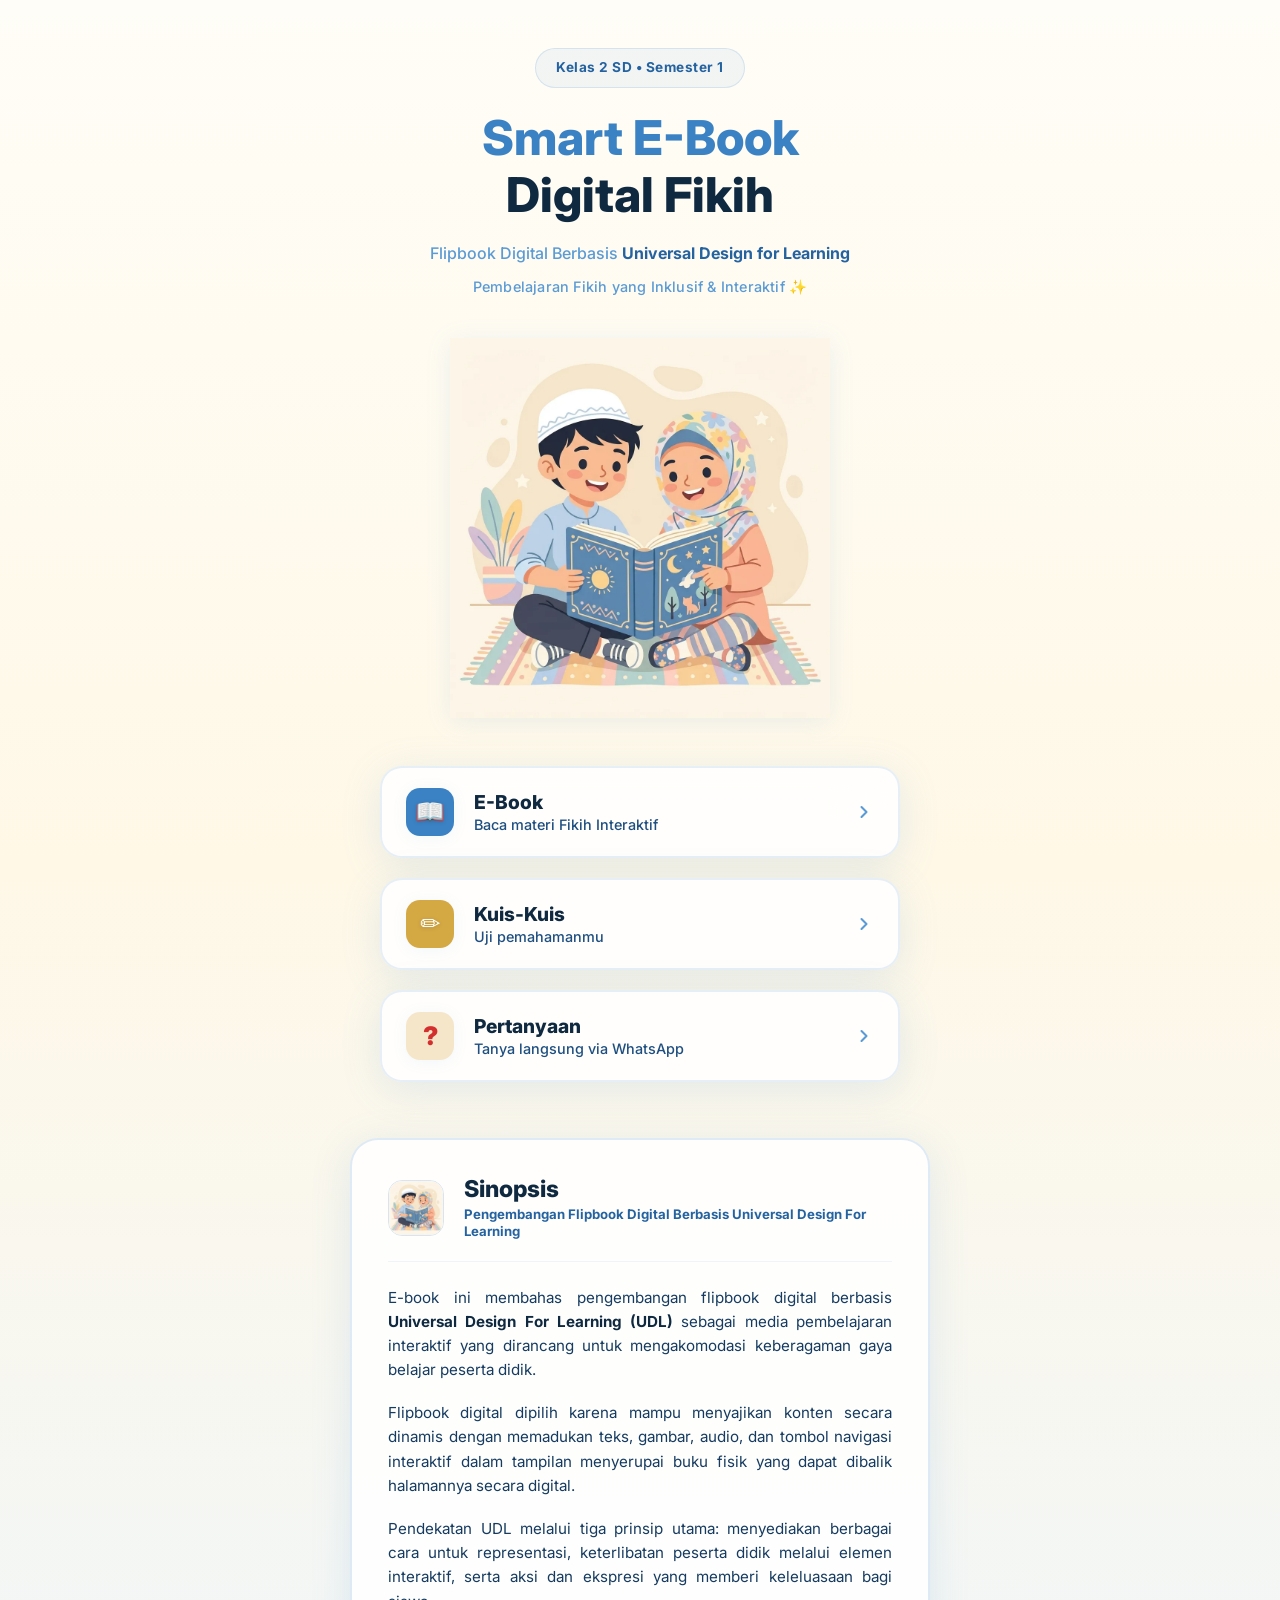
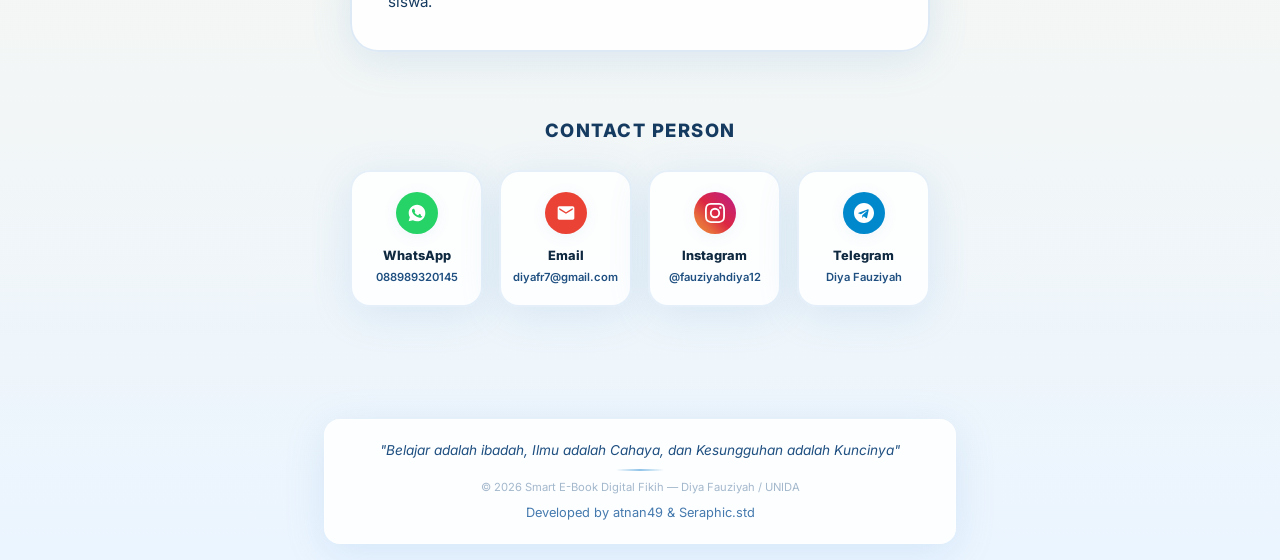
<file: index.html>
<!DOCTYPE html>
<html lang="id">

<head>
    <meta charset="UTF-8">
    <meta name="viewport" content="width=device-width, initial-scale=1.0">
    <title>Smart E-Book Fikih Kelas 2 SD | Universal Design for Learning</title>

    <!-- Primary SEO Meta Tags -->
    <meta name="description" content="Smart E-Book Digital Fikih Kelas 2 SD Semester 1 berbasis Universal Design for Learning (UDL). Media pembelajaran Fikih interaktif dengan audio bacaan salat, kuis, dan aksesibilitas disleksia.">
    <meta name="keywords" content="Smart E-Book, Fikih Kelas 2 SD, Universal Design for Learning, UDL, Flipbook Fikih, Diya Fauziyah, UNIDA, Audio Bacaan Salat, Aksesibilitas Pembelajaran">
    <meta name="author" content="Diya Fauziyah">
    <meta name="robots" content="index, follow">
    <meta name="google-site-verification" content="V1Ft0KIC8HzhVl17ky34nQBHaGnqQektS7cljDrMYJM">
    <link rel="canonical" href="https://www.fiqihdigital.my.id/">

    <!-- Open Graph / Facebook -->
    <meta property="og:type" content="website">
    <meta property="og:url" content="https://www.fiqihdigital.my.id/">
    <meta property="og:title" content="Smart E-Book Fikih Kelas 2 SD — Universal Design for Learning">
    <meta property="og:description" content="Media pembelajaran Fikih digital interaktif untuk siswa Kelas 2 SD. Dilengkapi audio bacaan salat, kuis interaktif, dan penyesuaian gaya belajar UDL.">
    <meta property="og:image" content="public/images/muslim_children_reading.webp">
    <meta property="og:locale" content="id_ID">
    <meta property="og:site_name" content="Smart E-Book Fikih">

    <!-- Twitter Cards -->
    <meta name="twitter:card" content="summary_large_image">
    <meta name="twitter:url" content="https://www.fiqihdigital.my.id/">
    <meta name="twitter:title" content="Smart E-Book Fikih Kelas 2 SD — UDL Interaktif">
    <meta name="twitter:description" content="E-Book Fikih digital interaktif berbasis Universal Design for Learning (UDL) untuk Kelas 2 SD.">
    <meta name="twitter:image" content="public/images/muslim_children_reading.webp">

    <!-- Structured Data (JSON-LD) -->
    <script type="application/ld+json">
    {
      "@context": "https://schema.org",
      "@type": "LearningResource",
      "name": "Smart E-Book Digital Fikih Kelas 2 SD",
      "description": "Media pembelajaran Fikih interaktif berbasis Universal Design for Learning (UDL) untuk siswa Kelas 2 SD Semester 1.",
      "educationalLevel": "Kelas 2 SD",
      "learningResourceType": "Interactive Resource",
      "inLanguage": "id",
      "author": {
        "@type": "Person",
        "name": "Diya Fauziyah",
        "affiliation": "Universitas Darussalam Gontor"
      },
      "publisher": {
        "@type": "Organization",
        "name": "UNIDA Gontor"
      }
    }
    </script>

    <!-- Google Fonts: Inter (Latin) & Amiri (Arabic) -->
    <link rel="preconnect" href="https://fonts.googleapis.com">
    <link rel="preconnect" href="https://fonts.gstatic.com" crossorigin>
    <link
        href="https://fonts.googleapis.com/css2?family=Amiri:ital,wght@0,400;0,700;1,400;1,700&family=Inter:wght@300;400;500;600;700;800&display=swap"
        rel="stylesheet">

    <!-- Link CSS Utama -->
    <link rel="stylesheet" href="css/common.css">
    <link rel="stylesheet" href="css/index.css">
</head>

<body class="bg-pattern landing-body">

    <!-- 
      ======================================================
      [JOB: rifki] Landing Page Layout & Structure (Figma-aligned)
      ======================================================
    -->

    <main class="landing-container container">
        <!-- Top Badge -->
        <div class="top-badge-container animate-fade-in">
            <span class="top-badge">Kelas 2 SD • Semester 1</span>
        </div>

        <!-- Hero Header -->
        <header class="hero-header animate-fade-in-up">
            <h1 class="landing-title">Smart E-Book</h1>
            <h2 class="landing-subtitle-main">Digital Fikih</h2>
            <p class="landing-subtext">Flipbook Digital Berbasis <span>Universal Design for Learning</span></p>
            <p class="landing-highlight">Pembelajaran Fikih yang Inklusif & Interaktif ✨</p>
        </header>

        <!-- Cover Image Card -->
        <div class="cover-card-container animate-float">
            <div class="cover-card glass-card">
                <img src="public/images/muslim_children_reading.webp" alt="Anak-anak belajar membaca"
                    class="cover-image" loading="eager" fetchpriority="high" decoding="async">
            </div>
        </div>

        <!-- Vertical Menu Section -->
        <section class="menu-vertical-section">
            <div class="menu-vertical-list">

                <!-- E-Book Link Pill -->
                <a href="ebook.html" class="menu-vertical-item glass-card-strong animate-fade-in-up">
                    <div class="item-left-icon icon-blue">
                        <span class="menu-icon-emoji">📖</span>
                    </div>
                    <div class="item-details">
                        <h3 class="item-title">E-Book</h3>
                        <p class="item-desc">Baca materi Fikih Interaktif</p>
                    </div>
                    <div class="item-chevron">
                        <svg viewBox="0 0 24 24" fill="none" stroke="currentColor" stroke-width="2.5"
                            stroke-linecap="round" stroke-linejoin="round">
                            <polyline points="9 18 15 12 9 6" />
                        </svg>
                    </div>
                </a>

                <!-- Kuis Link Pill -->
                <a href="kuis.html" class="menu-vertical-item glass-card-strong animate-fade-in-up"
                    style="animation-delay: 0.1s;">
                    <div class="item-left-icon icon-yellow">
                        <span class="menu-icon-emoji">✏️</span>
                    </div>
                    <div class="item-details">
                        <h3 class="item-title">Kuis-Kuis</h3>
                        <p class="item-desc">Uji pemahamanmu</p>
                    </div>
                    <div class="item-chevron">
                        <svg viewBox="0 0 24 24" fill="none" stroke="currentColor" stroke-width="2.5"
                            stroke-linecap="round" stroke-linejoin="round">
                            <polyline points="9 18 15 12 9 6" />
                        </svg>
                    </div>
                </a>

                <!-- Pertanyaan Link Pill -->
                <a href="https://wa.me/6288989320145?text=Assalamu%27alaikum%20tanya%20E-Book%20Fikih..."
                    target="_blank" class="menu-vertical-item glass-card-strong animate-fade-in-up"
                    style="animation-delay: 0.2s;">
                    <div class="item-left-icon icon-orange">
                        <span class="menu-icon-question">?</span>
                    </div>
                    <div class="item-details">
                        <h3 class="item-title">Pertanyaan</h3>
                        <p class="item-desc">Tanya langsung via WhatsApp</p>
                    </div>
                    <div class="item-chevron">
                        <svg viewBox="0 0 24 24" fill="none" stroke="currentColor" stroke-width="2.5"
                            stroke-linecap="round" stroke-linejoin="round">
                            <polyline points="9 18 15 12 9 6" />
                        </svg>
                    </div>
                </a>

            </div>
        </section>

        <!-- Sinopsis Section -->
        <section id="synopsis" class="synopsis-single-section animate-fade-in-up" style="animation-delay: 0.3s;">
            <div class="synopsis-card glass-card-strong">
                <!-- Sinopsis Header -->
                <div class="synopsis-header">
                    <div class="synopsis-avatar">
                        <img src="public/images/muslim_children_reading.webp" alt="Sinopsis Avatar"
                            class="synopsis-avatar-img">
                    </div>
                    <div class="synopsis-header-text">
                        <h2 class="synopsis-main-title">Sinopsis</h2>
                        <p class="synopsis-subtitle-main">Pengembangan Flipbook Digital Berbasis Universal Design For
                            Learning</p>
                    </div>
                </div>
                <!-- Sinopsis Body Text -->
                <div class="synopsis-body">
                    <p>E-book ini membahas pengembangan flipbook digital berbasis <strong>Universal Design For Learning
                            (UDL)</strong> sebagai media pembelajaran interaktif yang dirancang untuk mengakomodasi
                        keberagaman gaya belajar peserta didik.</p>
                    <p>Flipbook digital dipilih karena mampu menyajikan konten secara dinamis dengan memadukan teks,
                        gambar, audio, dan tombol navigasi interaktif dalam tampilan menyerupai buku fisik yang dapat
                        dibalik halamannya secara digital.</p>
                    <p>Pendekatan UDL melalui tiga prinsip utama: menyediakan berbagai cara untuk representasi,
                        keterlibatan peserta didik melalui elemen interaktif, serta aksi dan ekspresi yang memberi
                        keleluasaan bagi siswa.</p>
                </div>
            </div>
        </section>

        <!-- Contact Person Section -->
        <section id="contact" class="contact-card-section animate-fade-in-up" style="animation-delay: 0.4s;">
            <h2 class="contact-section-title">Contact Person</h2>

            <div class="contact-card-grid">

                <!-- WhatsApp Card -->
                <a href="https://wa.me/6288989320145?text=Assalamu%27alaikum%20tanya%20E-Book%20Fikih..."
                    target="_blank" class="contact-info-card glass-card-strong val-wa">
                    <div class="contact-info-icon bg-wa">
                        <svg viewBox="0 0 24 24" fill="currentColor">
                            <path
                                d="M12.012 2c-5.506 0-9.988 4.482-9.988 9.988 0 1.76.457 3.48 1.328 5L2 22l5.176-1.356c1.47.8 3.12 1.22 4.82 1.22h.004c5.505 0 9.986-4.482 9.986-9.988C22 6.482 17.518 2 12.012 2zm6.36 14.184c-.26.732-1.31 1.344-1.8 1.4-1.22.148-2.73-.294-4.88-1.206-2.766-1.164-4.526-3.956-4.66-4.14-.14-.186-1.12-1.494-1.12-2.85 0-1.356.706-2.02.96-2.29.26-.272.58-.342.78-.342h.56c.18 0 .42.068.66.626.24.58.82 2.02.9 2.18.08.16.14.34.02.56-.12.22-.24.364-.38.528-.14.164-.294.346-.12.646.3.52.926 1.54 1.746 2.27.84.75 1.548 1.05 1.888 1.19.34.14.54.116.74-.11.2-.23.86-1.002.98-1.344.12-.34.24-.29.42-.22.18.07 1.14.54 1.34.64.2.1.34.15.39.23.05.08.05.47-.21 1.202z" />
                        </svg>
                    </div>
                    <span class="contact-info-label">WhatsApp</span>
                    <span class="contact-info-value">088989320145</span>
                </a>

                <!-- Email Card -->
                <a href="mailto:diyafr7@gmail.com" class="contact-info-card glass-card-strong val-email">
                    <div class="contact-info-icon bg-email">
                        <svg viewBox="0 0 24 24" fill="currentColor">
                            <path
                                d="M20 4H4c-1.1 0-1.99.9-1.99 2L2 18c0 1.1.9 2 2 2h16c1.1 0 2-.9 2-2V6c0-1.1-.9-2-2-2zm0 4l-8 5-8-5V6l8 5 8-5v2z" />
                        </svg>
                    </div>
                    <span class="contact-info-label">Email</span>
                    <span class="contact-info-value">diyafr7@gmail.com</span>
                </a>

                <!-- Instagram Card -->
                <a href="https://instagram.com/fauziyahdiya12" target="_blank"
                    class="contact-info-card glass-card-strong val-ig">
                    <div class="contact-info-icon bg-ig">
                        <svg viewBox="0 0 24 24" fill="currentColor">
                            <path
                                d="M12 2.163c3.204 0 3.584.012 4.85.07 3.252.148 4.771 1.691 4.919 4.919.058 1.265.069 1.645.069 4.849 0 3.205-.012 3.584-.069 4.849-.149 3.225-1.664 4.771-4.919 4.919-1.266.058-1.644.07-4.85.07-3.204 0-3.584-.012-4.849-.07-3.26-.149-4.771-1.699-4.919-4.92-.058-1.265-.07-1.644-.07-4.849 0-3.204.013-3.583.07-4.849.149-3.227 1.664-4.771 4.919-4.919 1.266-.057 1.645-.069 4.849-.069zM12 0C8.741 0 8.333.014 7.053.072 2.695.272.273 2.69.073 7.051.014 8.333 0 8.741 0 12c0 3.259.014 3.668.072 4.948.2 4.358 2.618 6.78 6.98 6.98 1.281.058 1.689.072 4.948.072 3.259 0 3.668-.014 4.948-.072 4.354-.2 6.782-2.618 6.979-6.98.059-1.28.073-1.689.073-4.948 0-3.259-.014-3.667-.072-4.947-.196-4.354-2.617-6.78-6.979-6.98C15.668.014 15.259 0 12 0zm0 5.838a6.162 6.162 0 1 0 0 12.324 6.162 6.162 0 0 0 0-12.324zM12 16a4 4 0 1 1 0-8 4 4 0 0 1 0 8zm6.406-11.845a1.44 1.44 0 1 0 0 2.881 1.44 1.44 0 0 0 0-2.881z" />
                        </svg>
                    </div>
                    <span class="contact-info-label">Instagram</span>
                    <span class="contact-info-value">@fauziyahdiya12</span>
                </a>

                <!-- Telegram Card -->
                <a href="https://t.me/diyafauziyah" target="_blank" class="contact-info-card glass-card-strong val-tg">
                    <div class="contact-info-icon bg-tg">
                        <svg viewBox="0 0 24 24" fill="currentColor">
                            <path
                                d="M12 0C5.37 0 0 5.37 0 12s5.37 12 12 12 12-5.37 12-12S18.63 0 12 0zm5.56 8.61l-1.91 9c-.14.63-.51.79-1.04.49l-2.91-2.15-1.4 1.35c-.15.15-.28.27-.58.27l.2-2.94 5.35-4.83c.23-.21-.05-.32-.36-.12L8.27 13.5l-2.85-.89c-.62-.2-.63-.62.13-.91l11.13-4.29c.51-.19.96.11.88.7z" />
                        </svg>
                    </div>
                    <span class="contact-info-label">Telegram</span>
                    <span class="contact-info-value">Diya Fauziyah</span>
                </a>

            </div>
        </section>

        <!-- Footer Card -->
        <div class="ebook-footer animate-fade-in-up" style="animation-delay: 0.5s; margin-top: 3rem; width: 100%;">
            <div class="ebook-footer-card glass-card-strong">
                <p class="ebook-footer-quote">"Belajar adalah ibadah, Ilmu adalah Cahaya, dan Kesungguhan adalah
                    Kuncinya"</p>
                <div class="ebook-footer-divider"></div>
                <p class="ebook-footer-copyright">&copy; 2026 Smart E-Book Digital Fikih — Diya Fauziyah / UNIDA</p>
                <p class="ebook-footer-developer" style="font-size: 0.8rem; color: var(--color-blue-600); opacity: 0.85; margin-top: 0.35rem;">Developed by atnan49 & Seraphic.std</p>
            </div>
        </div>
    </main>

    <!-- Script Opsional & UDL Sync untuk Halaman Utama -->
    <script>
        document.addEventListener('DOMContentLoaded', () => {
            // Sinkronisasi UDL preference secara global agar landing page menyesuaikan pilihan user
            const savedDyslexia = localStorage.getItem('dyslexiaMode');
            if (savedDyslexia === 'true') {
                document.body.classList.add('dyslexia-mode');
            }
        });
    </script>
</body>

</html>
</file>
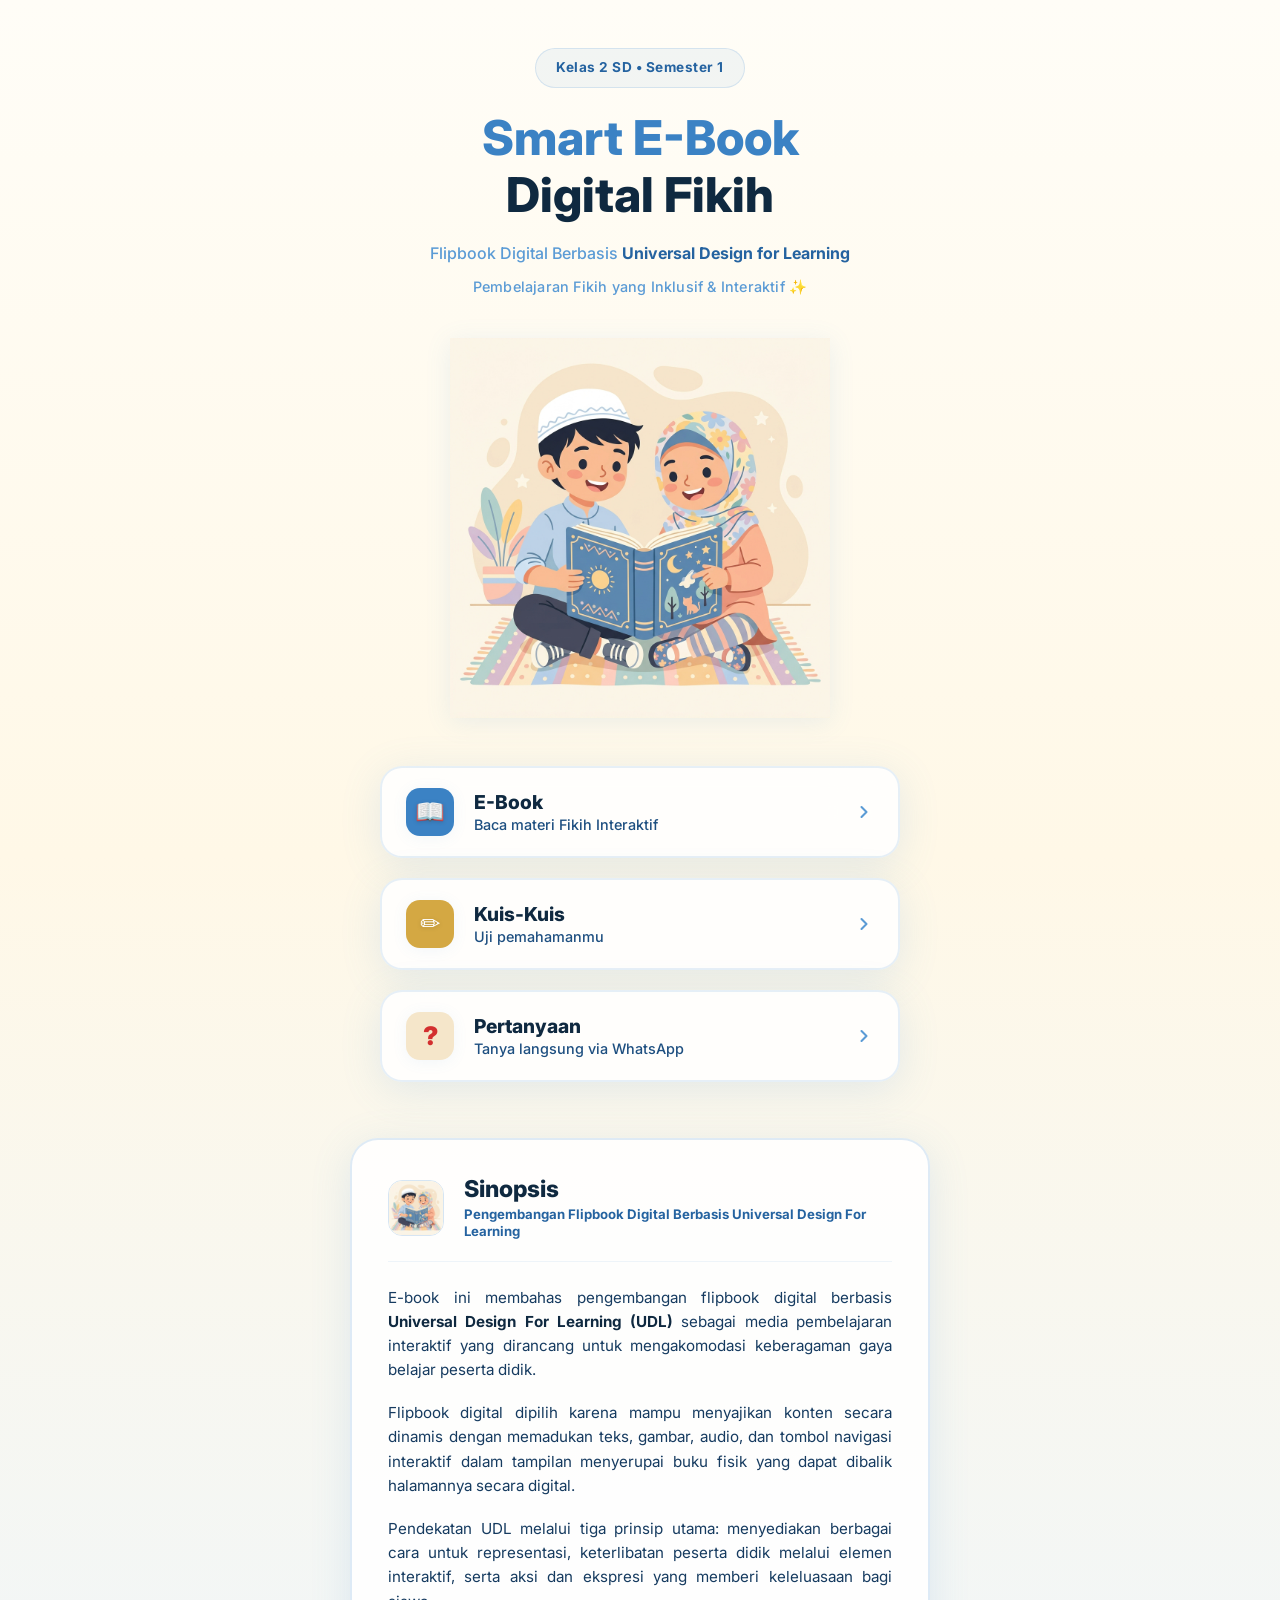
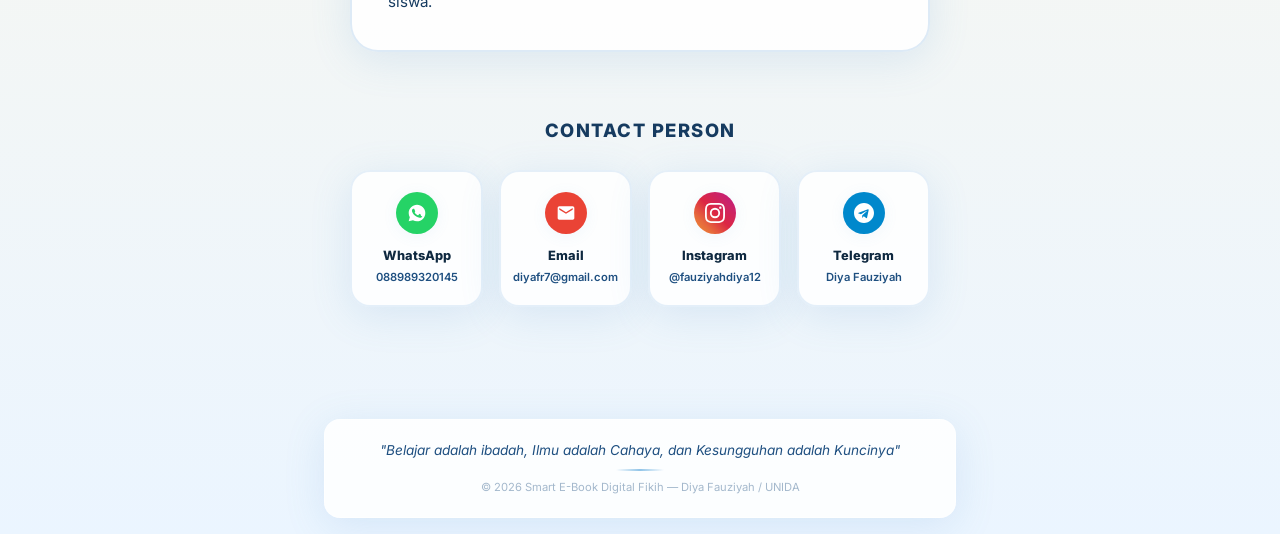
<file: Html Version/index.html>
<!DOCTYPE html>
<html lang="id">

<head>
    <meta charset="UTF-8">
    <meta name="viewport" content="width=device-width, initial-scale=1.0">
    <title>Smart E-Book Fikih Kelas 2 SD</title>
    <!-- Google Fonts: Inter (Latin) & Amiri (Arabic) -->
    <link rel="preconnect" href="https://fonts.googleapis.com">
    <link rel="preconnect" href="https://fonts.gstatic.com" crossorigin>
    <link
        href="https://fonts.googleapis.com/css2?family=Amiri:ital,wght@0,400;0,700;1,400;1,700&family=Inter:wght@300;400;500;600;700;800&display=swap"
        rel="stylesheet">

    <!-- Link CSS Utama -->
    <link rel="stylesheet" href="css/common.css">
    <link rel="stylesheet" href="css/index.css">
</head>

<body class="bg-pattern landing-body">

    <!-- 
      ======================================================
      [JOB: rifki] Landing Page Layout & Structure (Figma-aligned)
      ======================================================
    -->

    <main class="landing-container container">
        <!-- Top Badge -->
        <div class="top-badge-container animate-fade-in">
            <span class="top-badge">Kelas 2 SD • Semester 1</span>
        </div>

        <!-- Hero Header -->
        <header class="hero-header animate-fade-in-up">
            <h1 class="landing-title">Smart E-Book</h1>
            <h2 class="landing-subtitle-main">Digital Fikih</h2>
            <p class="landing-subtext">Flipbook Digital Berbasis <span>Universal Design for Learning</span></p>
            <p class="landing-highlight">Pembelajaran Fikih yang Inklusif & Interaktif ✨</p>
        </header>

        <!-- Cover Image Card -->
        <div class="cover-card-container animate-float">
            <div class="cover-card glass-card">
                <img src="public/images/muslim_children_reading.png" alt="Anak-anak belajar membaca"
                    class="cover-image">
            </div>
        </div>

        <!-- Vertical Menu Section -->
        <section class="menu-vertical-section">
            <div class="menu-vertical-list">

                <!-- E-Book Link Pill -->
                <a href="ebook.html" class="menu-vertical-item glass-card-strong animate-fade-in-up">
                    <div class="item-left-icon icon-blue">
                        <span class="menu-icon-emoji">📖</span>
                    </div>
                    <div class="item-details">
                        <h3 class="item-title">E-Book</h3>
                        <p class="item-desc">Baca materi Fikih Interaktif</p>
                    </div>
                    <div class="item-chevron">
                        <svg viewBox="0 0 24 24" fill="none" stroke="currentColor" stroke-width="2.5"
                            stroke-linecap="round" stroke-linejoin="round">
                            <polyline points="9 18 15 12 9 6" />
                        </svg>
                    </div>
                </a>

                <!-- Kuis Link Pill -->
                <a href="kuis.html" class="menu-vertical-item glass-card-strong animate-fade-in-up"
                    style="animation-delay: 0.1s;">
                    <div class="item-left-icon icon-yellow">
                        <span class="menu-icon-emoji">✏️</span>
                    </div>
                    <div class="item-details">
                        <h3 class="item-title">Kuis-Kuis</h3>
                        <p class="item-desc">Uji pemahamanmu</p>
                    </div>
                    <div class="item-chevron">
                        <svg viewBox="0 0 24 24" fill="none" stroke="currentColor" stroke-width="2.5"
                            stroke-linecap="round" stroke-linejoin="round">
                            <polyline points="9 18 15 12 9 6" />
                        </svg>
                    </div>
                </a>

                <!-- Pertanyaan Link Pill -->
                <a href="https://wa.me/6288989320145?text=Assalamu%27alaikum%20tanya%20E-Book%20Fikih..."
                    target="_blank" class="menu-vertical-item glass-card-strong animate-fade-in-up"
                    style="animation-delay: 0.2s;">
                    <div class="item-left-icon icon-orange">
                        <span class="menu-icon-question">?</span>
                    </div>
                    <div class="item-details">
                        <h3 class="item-title">Pertanyaan</h3>
                        <p class="item-desc">Tanya langsung via WhatsApp</p>
                    </div>
                    <div class="item-chevron">
                        <svg viewBox="0 0 24 24" fill="none" stroke="currentColor" stroke-width="2.5"
                            stroke-linecap="round" stroke-linejoin="round">
                            <polyline points="9 18 15 12 9 6" />
                        </svg>
                    </div>
                </a>

            </div>
        </section>

        <!-- Sinopsis Section -->
        <section id="synopsis" class="synopsis-single-section animate-fade-in-up" style="animation-delay: 0.3s;">
            <div class="synopsis-card glass-card-strong">
                <!-- Sinopsis Header -->
                <div class="synopsis-header">
                    <div class="synopsis-avatar">
                        <img src="public/images/muslim_children_reading.png" alt="Sinopsis Avatar"
                            class="synopsis-avatar-img">
                    </div>
                    <div class="synopsis-header-text">
                        <h2 class="synopsis-main-title">Sinopsis</h2>
                        <p class="synopsis-subtitle-main">Pengembangan Flipbook Digital Berbasis Universal Design For
                            Learning</p>
                    </div>
                </div>
                <!-- Sinopsis Body Text -->
                <div class="synopsis-body">
                    <p>E-book ini membahas pengembangan flipbook digital berbasis <strong>Universal Design For Learning
                            (UDL)</strong> sebagai media pembelajaran interaktif yang dirancang untuk mengakomodasi
                        keberagaman gaya belajar peserta didik.</p>
                    <p>Flipbook digital dipilih karena mampu menyajikan konten secara dinamis dengan memadukan teks,
                        gambar, audio, dan tombol navigasi interaktif dalam tampilan menyerupai buku fisik yang dapat
                        dibalik halamannya secara digital.</p>
                    <p>Pendekatan UDL melalui tiga prinsip utama: menyediakan berbagai cara untuk representasi,
                        keterlibatan peserta didik melalui elemen interaktif, serta aksi dan ekspresi yang memberi
                        keleluasaan bagi siswa.</p>
                </div>
            </div>
        </section>

        <!-- Contact Person Section -->
        <section id="contact" class="contact-card-section animate-fade-in-up" style="animation-delay: 0.4s;">
            <h2 class="contact-section-title">Contact Person</h2>

            <div class="contact-card-grid">

                <!-- WhatsApp Card -->
                <a href="https://wa.me/6288989320145?text=Assalamu%27alaikum%20tanya%20E-Book%20Fikih..."
                    target="_blank" class="contact-info-card glass-card-strong val-wa">
                    <div class="contact-info-icon bg-wa">
                        <svg viewBox="0 0 24 24" fill="currentColor">
                            <path
                                d="M12.012 2c-5.506 0-9.988 4.482-9.988 9.988 0 1.76.457 3.48 1.328 5L2 22l5.176-1.356c1.47.8 3.12 1.22 4.82 1.22h.004c5.505 0 9.986-4.482 9.986-9.988C22 6.482 17.518 2 12.012 2zm6.36 14.184c-.26.732-1.31 1.344-1.8 1.4-1.22.148-2.73-.294-4.88-1.206-2.766-1.164-4.526-3.956-4.66-4.14-.14-.186-1.12-1.494-1.12-2.85 0-1.356.706-2.02.96-2.29.26-.272.58-.342.78-.342h.56c.18 0 .42.068.66.626.24.58.82 2.02.9 2.18.08.16.14.34.02.56-.12.22-.24.364-.38.528-.14.164-.294.346-.12.646.3.52.926 1.54 1.746 2.27.84.75 1.548 1.05 1.888 1.19.34.14.54.116.74-.11.2-.23.86-1.002.98-1.344.12-.34.24-.29.42-.22.18.07 1.14.54 1.34.64.2.1.34.15.39.23.05.08.05.47-.21 1.202z" />
                        </svg>
                    </div>
                    <span class="contact-info-label">WhatsApp</span>
                    <span class="contact-info-value">088989320145</span>
                </a>

                <!-- Email Card -->
                <a href="mailto:diyafr7@gmail.com" class="contact-info-card glass-card-strong val-email">
                    <div class="contact-info-icon bg-email">
                        <svg viewBox="0 0 24 24" fill="currentColor">
                            <path
                                d="M20 4H4c-1.1 0-1.99.9-1.99 2L2 18c0 1.1.9 2 2 2h16c1.1 0 2-.9 2-2V6c0-1.1-.9-2-2-2zm0 4l-8 5-8-5V6l8 5 8-5v2z" />
                        </svg>
                    </div>
                    <span class="contact-info-label">Email</span>
                    <span class="contact-info-value">diyafr7@gmail.com</span>
                </a>

                <!-- Instagram Card -->
                <a href="https://instagram.com/fauziyahdiya12" target="_blank"
                    class="contact-info-card glass-card-strong val-ig">
                    <div class="contact-info-icon bg-ig">
                        <svg viewBox="0 0 24 24" fill="currentColor">
                            <path
                                d="M12 2.163c3.204 0 3.584.012 4.85.07 3.252.148 4.771 1.691 4.919 4.919.058 1.265.069 1.645.069 4.849 0 3.205-.012 3.584-.069 4.849-.149 3.225-1.664 4.771-4.919 4.919-1.266.058-1.644.07-4.85.07-3.204 0-3.584-.012-4.849-.07-3.26-.149-4.771-1.699-4.919-4.92-.058-1.265-.07-1.644-.07-4.849 0-3.204.013-3.583.07-4.849.149-3.227 1.664-4.771 4.919-4.919 1.266-.057 1.645-.069 4.849-.069zM12 0C8.741 0 8.333.014 7.053.072 2.695.272.273 2.69.073 7.051.014 8.333 0 8.741 0 12c0 3.259.014 3.668.072 4.948.2 4.358 2.618 6.78 6.98 6.98 1.281.058 1.689.072 4.948.072 3.259 0 3.668-.014 4.948-.072 4.354-.2 6.782-2.618 6.979-6.98.059-1.28.073-1.689.073-4.948 0-3.259-.014-3.667-.072-4.947-.196-4.354-2.617-6.78-6.979-6.98C15.668.014 15.259 0 12 0zm0 5.838a6.162 6.162 0 1 0 0 12.324 6.162 6.162 0 0 0 0-12.324zM12 16a4 4 0 1 1 0-8 4 4 0 0 1 0 8zm6.406-11.845a1.44 1.44 0 1 0 0 2.881 1.44 1.44 0 0 0 0-2.881z" />
                        </svg>
                    </div>
                    <span class="contact-info-label">Instagram</span>
                    <span class="contact-info-value">@fauziyahdiya12</span>
                </a>

                <!-- Telegram Card -->
                <a href="https://t.me/diyafauziyah" target="_blank" class="contact-info-card glass-card-strong val-tg">
                    <div class="contact-info-icon bg-tg">
                        <svg viewBox="0 0 24 24" fill="currentColor">
                            <path
                                d="M12 0C5.37 0 0 5.37 0 12s5.37 12 12 12 12-5.37 12-12S18.63 0 12 0zm5.56 8.61l-1.91 9c-.14.63-.51.79-1.04.49l-2.91-2.15-1.4 1.35c-.15.15-.28.27-.58.27l.2-2.94 5.35-4.83c.23-.21-.05-.32-.36-.12L8.27 13.5l-2.85-.89c-.62-.2-.63-.62.13-.91l11.13-4.29c.51-.19.96.11.88.7z" />
                        </svg>
                    </div>
                    <span class="contact-info-label">Telegram</span>
                    <span class="contact-info-value">Diya Fauziyah</span>
                </a>

            </div>
        </section>

        <!-- Footer Card -->
        <div class="ebook-footer animate-fade-in-up" style="animation-delay: 0.5s; margin-top: 3rem; width: 100%;">
            <div class="ebook-footer-card glass-card-strong">
                <p class="ebook-footer-quote">"Belajar adalah ibadah, Ilmu adalah Cahaya, dan Kesungguhan adalah
                    Kuncinya"</p>
                <div class="ebook-footer-divider"></div>
                <p class="ebook-footer-copyright">&copy; 2026 Smart E-Book Digital Fikih — Diya Fauziyah / UNIDA</p>
            </div>
        </div>
    </main>

    <!-- Script Opsional & UDL Sync untuk Halaman Utama -->
    <script>
        document.addEventListener('DOMContentLoaded', () => {
            // Sinkronisasi UDL preference secara global agar landing page menyesuaikan pilihan user
            const savedDyslexia = localStorage.getItem('dyslexiaMode');
            if (savedDyslexia === 'true') {
                document.body.classList.add('dyslexia-mode');
            }
        });
    </script>
</body>

</html>
</file>
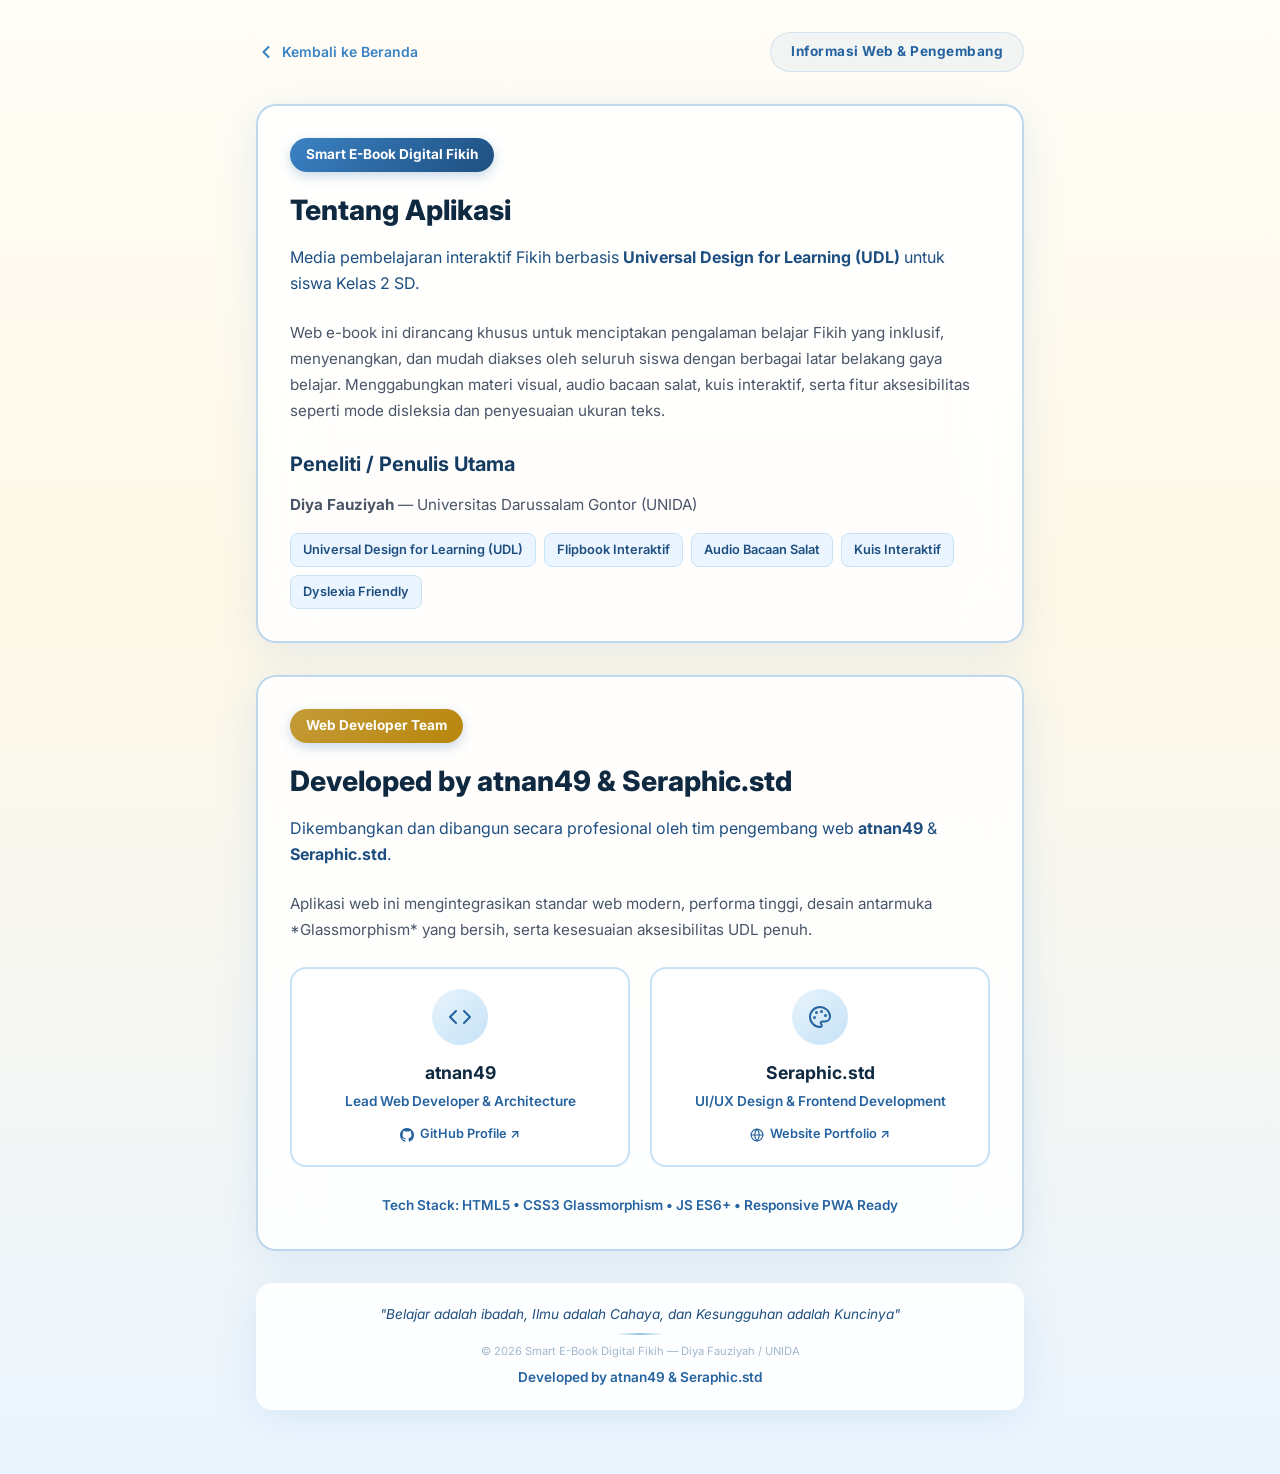
<file: developer.html>
<!DOCTYPE html>
<html lang="id">

<head>
    <meta charset="UTF-8">
    <meta name="viewport" content="width=device-width, initial-scale=1.0">
    <title>Informasi Web & Pengembang — Smart E-Book Fikih Kelas 2 SD</title>

    <!-- Primary SEO Meta Tags -->
    <meta name="description" content="Informasi proyek penelitian & pengembang Smart E-Book Digital Fikih UDL UNIDA. Developed by atnan49 & Seraphic.std.">
    <meta name="keywords" content="Developer Smart E-Book Fikih, atnan49, Seraphic.std, UNIDA, Diya Fauziyah, Universal Design for Learning">
    <meta name="author" content="atnan49 & Seraphic.std">
    <meta name="robots" content="index, follow">
    <link rel="canonical" href="https://ebook-fikih.vercel.app/developer.html">

    <!-- Open Graph / Facebook -->
    <meta property="og:type" content="profile">
    <meta property="og:url" content="https://ebook-fikih.vercel.app/developer.html">
    <meta property="og:title" content="Informasi Web & Pengembang — Smart E-Book Fikih">
    <meta property="og:description" content="Informasi lengkap mengenai penelitian Smart E-Book Fikih dan tim pengembang atnan49 & Seraphic.std.">
    <meta property="og:image" content="public/images/muslim_children_reading.webp">
    <meta property="og:locale" content="id_ID">
    <meta property="og:site_name" content="Smart E-Book Fikih">

    <!-- Twitter Cards -->
    <meta name="twitter:card" content="summary_large_image">
    <meta name="twitter:url" content="https://ebook-fikih.vercel.app/developer.html">
    <meta name="twitter:title" content="Informasi Web & Pengembang — Smart E-Book Fikih">
    <meta name="twitter:description" content="Developed by atnan49 & Seraphic.std. Media pembelajaran Fikih SD berbasis Universal Design for Learning (UDL).">
    <meta name="twitter:image" content="public/images/muslim_children_reading.webp">

    <!-- PWA Offline Meta & Manifest -->
    <link rel="manifest" href="manifest.json">
    <meta name="theme-color" content="#3B82C4">
    <link rel="apple-touch-icon" href="public/images/muslim_children_reading.webp">

    <!-- Structured Data (JSON-LD) -->
    <script type="application/ld+json">
    {
      "@context": "https://schema.org",
      "@type": "AboutPage",
      "name": "Informasi Web & Pengembang",
      "description": "Informasi tentang Smart E-Book Digital Fikih UDL dan tim pengembang atnan49 & Seraphic.std.",
      "mainEntity": {
        "@type": "Person",
        "name": "Diya Fauziyah",
        "jobTitle": "Peneliti / Penulis Utama",
        "worksFor": {
          "@type": "EducationalOrganization",
          "name": "Universitas Darussalam Gontor"
        }
      }
    }
    </script>

    <!-- Google Fonts: Inter & Amiri -->
    <link rel="preconnect" href="https://fonts.googleapis.com">
    <link rel="preconnect" href="https://fonts.gstatic.com" crossorigin>
    <link href="https://fonts.googleapis.com/css2?family=Amiri:wght@400;700&family=Inter:wght@300;400;500;600;700;800&display=swap" rel="stylesheet">

    <!-- Link CSS Utama -->
    <link rel="stylesheet" href="css/common.css">
    <link rel="stylesheet" href="css/index.css">
    <style>
        .dev-container {
            max-width: 800px;
            margin: 2rem auto 4rem;
            padding: 0 1rem;
        }

        .nav-back-header {
            display: flex;
            align-items: center;
            justify-content: space-between;
            margin-bottom: 2rem;
        }

        .dev-card {
            padding: 2rem;
            border-radius: var(--radius-2xl);
            margin-bottom: 2rem;
        }

        .dev-badge {
            display: inline-block;
            background: linear-gradient(135deg, var(--color-blue-500), var(--color-blue-700));
            color: #fff;
            font-size: 0.85rem;
            font-weight: 700;
            padding: 0.4rem 1rem;
            border-radius: 999px;
            margin-bottom: 1rem;
            box-shadow: 0 4px 12px rgba(37, 99, 160, 0.25);
        }

        .dev-title {
            font-size: 1.75rem;
            font-weight: 800;
            color: var(--color-blue-900);
            margin-bottom: 0.75rem;
        }

        .dev-subtitle {
            font-size: 1rem;
            color: var(--color-blue-700);
            margin-bottom: 1.5rem;
            line-height: 1.6;
        }

        .dev-section-title {
            font-size: 1.25rem;
            font-weight: 700;
            color: var(--color-blue-800);
            margin: 1.5rem 0 0.75rem;
            display: flex;
            align-items: center;
            gap: 0.5rem;
        }

        .dev-text {
            color: #4a5568;
            font-size: 0.95rem;
            line-height: 1.7;
            margin-bottom: 1rem;
        }

        .dev-grid {
            display: grid;
            grid-template-columns: repeat(auto-fit, minmax(240px, 1fr));
            gap: 1.25rem;
            margin-top: 1.5rem;
        }

        .dev-profile-card {
            background: rgba(255, 255, 255, 0.9);
            border: 2px solid var(--color-blue-200);
            border-radius: var(--radius-xl);
            padding: 1.25rem;
            text-align: center;
            transition: transform 0.3s ease, box-shadow 0.3s ease;
        }

        .dev-profile-card:hover {
            transform: translateY(-4px);
            box-shadow: var(--shadow-card);
            border-color: var(--color-blue-400);
        }

        .dev-avatar-icon {
            width: 56px;
            height: 56px;
            background: linear-gradient(135deg, var(--color-blue-100), var(--color-blue-200));
            border-radius: 50%;
            display: flex;
            align-items: center;
            justify-content: center;
            font-size: 1.75rem;
            margin: 0 auto 0.85rem;
            color: var(--color-blue-600);
        }

        .dev-name {
            font-weight: 700;
            font-size: 1.1rem;
            color: var(--color-blue-900);
            margin-bottom: 0.25rem;
        }

        .dev-role {
            font-size: 0.85rem;
            color: var(--color-blue-600);
            font-weight: 600;
        }

        .tech-tag-container {
            display: flex;
            flex-wrap: wrap;
            gap: 0.5rem;
            margin-top: 1rem;
        }

        .tech-tag {
            background: var(--color-blue-50);
            color: var(--color-blue-700);
            border: 1px solid var(--color-blue-200);
            padding: 0.35rem 0.75rem;
            border-radius: 8px;
            font-size: 0.8rem;
            font-weight: 600;
        }

        /* ponytail: simple clean dev page layout */
    </style>
</head>

<body class="bg-pattern landing-body">

    <main class="dev-container">
        <!-- Navigation Header -->
        <div class="nav-back-header animate-fade-in">
            <a href="index.html" class="back-link">
                <svg class="chevron-icon" viewBox="0 0 24 24" fill="none" stroke="currentColor" stroke-width="2.5" stroke-linecap="round" stroke-linejoin="round">
                    <polyline points="15 18 9 12 15 6" />
                </svg>
                Kembali ke Beranda
            </a>
            <span class="top-badge">Informasi Web & Pengembang</span>
        </div>

        <!-- Main Card: About Project -->
        <article class="dev-card glass-card-strong animate-fade-in-up">
            <span class="dev-badge">Smart E-Book Digital Fikih</span>
            <h1 class="dev-title">Tentang Aplikasi</h1>
            <p class="dev-subtitle">
                Media pembelajaran interaktif Fikih berbasis <strong>Universal Design for Learning (UDL)</strong> untuk siswa Kelas 2 SD.
            </p>
            
            <p class="dev-text">
                Web e-book ini dirancang khusus untuk menciptakan pengalaman belajar Fikih yang inklusif, menyenangkan, dan mudah diakses oleh seluruh siswa dengan berbagai latar belakang gaya belajar. Menggabungkan materi visual, audio bacaan salat, kuis interaktif, serta fitur aksesibilitas seperti mode disleksia dan penyesuaian ukuran teks.
            </p>

            <div class="dev-section-title">
                Peneliti / Penulis Utama
            </div>
            <p class="dev-text">
                <strong>Diya Fauziyah</strong> — Universitas Darussalam Gontor (UNIDA)
            </p>

            <div class="tech-tag-container">
                <span class="tech-tag">Universal Design for Learning (UDL)</span>
                <span class="tech-tag">Flipbook Interaktif</span>
                <span class="tech-tag">Audio Bacaan Salat</span>
                <span class="tech-tag">Kuis Interaktif</span>
                <span class="tech-tag">Dyslexia Friendly</span>
            </div>
        </article>

        <!-- Developer Card -->
        <article class="dev-card glass-card-strong animate-fade-in-up" style="animation-delay: 0.15s;">
            <span class="dev-badge" style="background: linear-gradient(135deg, var(--color-gold-500), #B8860B);">Web Developer Team</span>
            <h2 class="dev-title">Developed by atnan49 & Seraphic.std</h2>
            <p class="dev-subtitle">
                Dikembangkan dan dibangun secara profesional oleh tim pengembang web <strong>atnan49</strong> & <strong>Seraphic.std</strong>.
            </p>

            <p class="dev-text">
                Aplikasi web ini mengintegrasikan standar web modern, performa tinggi, desain antarmuka *Glassmorphism* yang bersih, serta kesesuaian aksesibilitas UDL penuh.
            </p>

            <div class="dev-grid">
                <a href="https://github.com/Atnan49/" target="_blank" rel="noopener noreferrer" class="dev-profile-card" style="text-decoration: none;">
                    <div class="dev-avatar-icon">
                        <svg width="24" height="24" viewBox="0 0 24 24" fill="none" stroke="currentColor" stroke-width="2" stroke-linecap="round" stroke-linejoin="round">
                            <polyline points="16 18 22 12 16 6"/>
                            <polyline points="8 6 2 12 8 18"/>
                        </svg>
                    </div>
                    <div class="dev-name">atnan49</div>
                    <div class="dev-role">Lead Web Developer & Architecture</div>
                    <div style="margin-top: 0.75rem; font-size: 0.8rem; color: var(--color-blue-600); font-weight: 600; display: flex; align-items: center; justify-content: center; gap: 0.35rem;">
                        <svg width="14" height="14" viewBox="0 0 24 24" fill="currentColor">
                            <path d="M12 0C5.37 0 0 5.37 0 12c0 5.31 3.435 9.795 8.205 11.385.6.105.825-.255.825-.57 0-.285-.015-1.23-.015-2.235-3.015.555-3.795-.735-4.035-1.41-.135-.345-.72-1.41-1.23-1.695-.42-.225-1.02-.78-.015-.795.945-.015 1.62.87 1.845 1.23 1.08 1.815 2.805 1.305 3.495.99.105-.78.42-1.305.765-1.605-2.67-.3-5.46-1.335-5.46-5.925 0-1.305.465-2.385 1.23-3.225-.12-.3-.54-1.53.12-3.18 0 0 1.005-.315 3.3 1.23.96-.27 1.98-.405 3-.405s2.04.135 3 .405c2.295-1.56 3.3-1.23 3.3-1.23.66 1.65.24 2.88.12 3.18.765.84 1.23 1.905 1.23 3.225 0 4.605-2.805 5.625-5.475 5.925.435.375.81 1.095.81 2.22 0 1.605-.015 2.895-.015 3.3 0 .315.225.69.825.57A12.02 12.02 0 0024 12c0-6.63-5.37-12-12-12z"/>
                        </svg>
                        GitHub Profile ↗
                    </div>
                </a>
                <a href="https://seraphic-std-five.vercel.app/" target="_blank" rel="noopener noreferrer" class="dev-profile-card" style="text-decoration: none;">
                    <div class="dev-avatar-icon">
                        <svg width="24" height="24" viewBox="0 0 24 24" fill="none" stroke="currentColor" stroke-width="2" stroke-linecap="round" stroke-linejoin="round">
                            <circle cx="13.5" cy="6.5" r=".5" fill="currentColor"/>
                            <circle cx="17.5" cy="10.5" r=".5" fill="currentColor"/>
                            <circle cx="8.5" cy="7.5" r=".5" fill="currentColor"/>
                            <circle cx="6.5" cy="12.5" r=".5" fill="currentColor"/>
                            <path d="M12 2C6.5 2 2 6.5 2 12s4.5 10 10 10c.92 0 1.7-.72 1.7-1.65 0-.43-.17-.83-.46-1.13-.29-.3-.46-.7-.46-1.13 0-.92.77-1.67 1.7-1.67h2.52c2.76 0 5.02-2.25 5.02-5C22 6.5 17.5 2 12 2z"/>
                        </svg>
                    </div>
                    <div class="dev-name">Seraphic.std</div>
                    <div class="dev-role">UI/UX Design & Frontend Development</div>
                    <div style="margin-top: 0.75rem; font-size: 0.8rem; color: var(--color-blue-600); font-weight: 600; display: flex; align-items: center; justify-content: center; gap: 0.35rem;">
                        <svg width="14" height="14" viewBox="0 0 24 24" fill="none" stroke="currentColor" stroke-width="2" stroke-linecap="round" stroke-linejoin="round">
                            <circle cx="12" cy="12" r="10"/>
                            <line x1="2" y1="12" x2="22" y2="12"/>
                            <path d="M12 2a15.3 15.3 0 0 1 4 10 15.3 15.3 0 0 1-4 10 15.3 15.3 0 0 1-4-10 15.3 15.3 0 0 1 4-10z"/>
                        </svg>
                        Website Portfolio ↗
                    </div>
                </a>
            </div>

            <div style="margin-top: 1.75rem; text-align: center;">
                <p style="font-size: 0.85rem; color: var(--color-blue-600); font-weight: 600;">
                    Tech Stack: HTML5 • CSS3 Glassmorphism • JS ES6+ • Responsive PWA Ready
                </p>
            </div>
        </article>

        <!-- Footer -->
        <div class="ebook-footer animate-fade-in-up" style="animation-delay: 0.25s; margin-top: 2rem;">
            <div class="ebook-footer-card glass-card-strong" style="text-align: center;">
                <p class="ebook-footer-quote">"Belajar adalah ibadah, Ilmu adalah Cahaya, dan Kesungguhan adalah Kuncinya"</p>
                <div class="ebook-footer-divider"></div>
                <p class="ebook-footer-copyright">&copy; 2026 Smart E-Book Digital Fikih — Diya Fauziyah / UNIDA</p>
                <p class="ebook-footer-developer" style="font-size: 0.85rem; color: var(--color-blue-600); font-weight: 600; margin-top: 0.35rem;">
                    Developed by atnan49 & Seraphic.std
                </p>
            </div>
        </div>
    </main>

    <script>
        document.addEventListener('DOMContentLoaded', () => {
            const savedDyslexia = localStorage.getItem('dyslexiaMode');
            if (savedDyslexia === 'true') {
                document.body.classList.add('dyslexia-mode');
            }
        });
    </script>
</body>

</html>
</file>
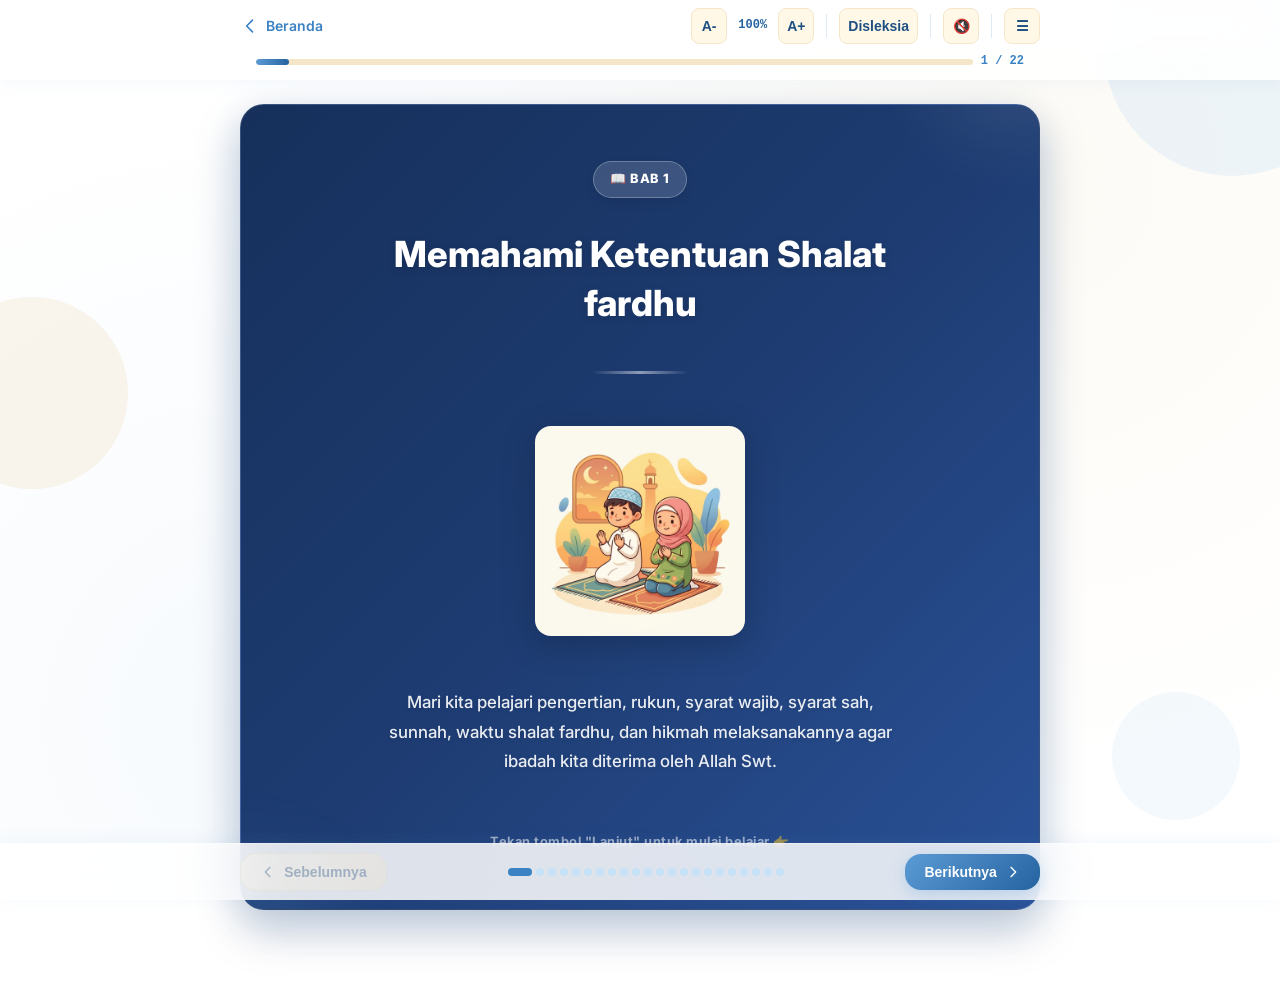
<file: ebook.html>
<!DOCTYPE html>
<html lang="id">

<head>
    <meta charset="UTF-8">
    <meta name="viewport" content="width=device-width, initial-scale=1.0">
    <title>Flipbook Digital E-Book Fikih Kelas 2 SD Interaktif</title>

    <!-- Primary SEO Meta Tags -->
    <meta name="description" content="Baca Flipbook Digital E-Book Fikih Kelas 2 SD Interaktif dengan fitur audio bacaan salat, mode font disleksia, dan ukuran teks fleksibel berbasis UDL.">
    <meta name="keywords" content="E-Book Fikih, Flipbook Fikih, Audio Bacaan Salat, Aksesibilitas UDL, Fikih SD Kelas 2, Belajar Salat, Tata Cara Salat">
    <meta name="author" content="Diya Fauziyah">
    <meta name="robots" content="index, follow">
    <link rel="canonical" href="https://www.fiqihdigital.my.id/ebook">

    <!-- Open Graph / Facebook -->
    <meta property="og:type" content="article">
    <meta property="og:url" content="https://www.fiqihdigital.my.id/ebook">
    <meta property="og:title" content="Flipbook Digital E-Book Fikih Kelas 2 SD Interaktif">
    <meta property="og:description" content="E-Book Fikih interaktif lengkap dengan audio bacaan salat, ilustrasi visual, dan fitur penyesuaian font UDL.">
    <meta property="og:image" content="public/images/muslim_children_reading.webp">
    <meta property="og:locale" content="id_ID">
    <meta property="og:site_name" content="Smart E-Book Fikih">

    <!-- Twitter Cards -->
    <meta name="twitter:card" content="summary_large_image">
    <meta name="twitter:url" content="https://www.fiqihdigital.my.id/ebook">
    <meta name="twitter:title" content="Flipbook Digital E-Book Fikih Kelas 2 SD Interaktif">
    <meta name="twitter:description" content="E-Book Fikih interaktif dengan audio bacaan salat dan mode aksesibilitas disleksia.">
    <meta name="twitter:image" content="public/images/muslim_children_reading.webp">

    <!-- PWA Offline Meta & Manifest -->
    <link rel="manifest" href="manifest.json">
    <meta name="theme-color" content="#3B82C4">
    <link rel="apple-touch-icon" href="public/images/muslim_children_reading.webp">

    <!-- Structured Data (JSON-LD) -->
    <script type="application/ld+json">
    {
      "@context": "https://schema.org",
      "@type": "Book",
      "name": "E-Book Fikih Salat Kelas 2 SD",
      "author": {
        "@type": "Person",
        "name": "Diya Fauziyah"
      },
      "inLanguage": "id",
      "learningResourceType": "E-Book Flipbook",
      "audience": {
        "@type": "EducationalAudience",
        "educationalRole": "student"
      }
    }
    </script>

    <!-- Google Fonts: Inter (Latin) & Amiri (Arabic) -->
    <link rel="preconnect" href="https://fonts.googleapis.com">
    <link rel="preconnect" href="https://fonts.gstatic.com" crossorigin>
    <link
        href="https://fonts.googleapis.com/css2?family=Amiri:ital,wght@0,400;0,700;1,400;1,700&family=Inter:wght@300;400;500;600;700;800&display=swap"
        rel="stylesheet">

    <!-- Link CSS Utama -->
    <link rel="stylesheet" href="css/common.css">
    <link rel="stylesheet" href="css/ebook.css">
</head>

<body class="bg-pattern">

    <!-- Floating Background Shapes -->
    <div class="floating-shapes">
        <div class="shape-1"></div>
        <div class="shape-2"></div>
        <div class="shape-3"></div>
    </div>

    <!-- Sticky Header & Toolbar -->
    <header class="sticky-header">
        <div id="udl-toolbar" class="toolbar-container"
            style="border: none; background: transparent; box-shadow: none; position: static; padding: 0.5rem 1rem;">
            <div class="toolbar-inner">
                <!-- Back Link Chevron -->
                <a href="index.html" class="back-link" title="Kembali ke Beranda">
                    <svg class="chevron-icon" fill="none" viewBox="0 0 24 24" stroke="currentColor" stroke-width="2">
                        <path stroke-linecap="round" stroke-linejoin="round" d="M15 19l-7-7 7-7" />
                    </svg>
                    <span>Beranda</span>
                </a>

                <div class="toolbar-right" style="display: flex; align-items: center; gap: 0.5rem;">
                    <!-- DESKTOP CONTROLS (inline) -->
                    <div class="desktop-controls">
                        <!-- Font Size Controls -->
                        <button id="btn-dec-font" class="btn-tool" title="Perkecil Teks">A-</button>
                        <span id="font-scale-text" class="font-scale-value">100%</span>
                        <button id="btn-inc-font" class="btn-tool" title="Perbesar Teks">A+</button>

                        <div class="toolbar-divider"></div>

                        <!-- Dyslexia Mode Toggle -->
                        <button id="btn-toggle-dyslexia" class="btn-tool" style="width: auto; padding: 0 0.5rem;"
                            title="Toggle Font Disleksia">Disleksia</button>

                        <div class="toolbar-divider"></div>
                    </div>

                    <!-- MOBILE CONTROLS (Gear popover dropdown) -->
                    <div class="mobile-controls">
                        <button id="btn-settings-mobile" class="btn-tool" title="Pengaturan Tampilan">⚙️</button>

                        <!-- Settings Backdrop -->
                        <div id="settings-backdrop" class="settings-backdrop"></div>

                        <!-- Settings Dropdown Popover -->
                        <div id="settings-dropdown" class="settings-dropdown glass-card-strong shadow-xl">
                            <h4 class="settings-dropdown-header">Pengaturan Tampilan</h4>
                            <div style="display: flex; flex-direction: column; gap: 0.75rem;">
                                <!-- Font size row -->
                                <div class="settings-row">
                                    <span class="settings-label">Ukuran Huruf</span>
                                    <div
                                        style="display: flex; align-items: center; justify-content: space-between; gap: 0.25rem;">
                                        <button id="btn-dec-font-mobile" class="btn-tool"
                                            style="width: 2rem; height: 2rem;">A-</button>
                                        <span id="font-scale-text-mobile" class="font-scale-value"
                                            style="font-size: 0.75rem;">100%</span>
                                        <button id="btn-inc-font-mobile" class="btn-tool"
                                            style="width: 2rem; height: 2rem;">A+</button>
                                    </div>
                                </div>
                                <!-- Dyslexia row -->
                                <div class="switch-container">
                                    <div class="switch-label-group">
                                        <span class="switch-label">Font Disleksia</span>
                                        <span class="switch-sublabel">Ramah disleksia</span>
                                    </div>
                                    <button id="btn-toggle-dyslexia-mobile" class="switch-btn">
                                        <div class="switch-circle"></div>
                                    </button>
                                </div>
                            </div>
                        </div>

                        <div class="toolbar-divider"></div>
                    </div>

                    <!-- Shared Audio Toggle -->
                    <button id="btn-toggle-audio" class="btn-tool" title="Toggle Audio Bacaan">🔇</button>

                    <div class="toolbar-divider"></div>

                    <!-- TOC Button -->
                    <button id="btn-open-sidebar" class="btn-tool" title="Daftar Isi">☰</button>
                </div>
            </div>
        </div>

        <!-- Progress Bar Row -->
        <div style="max-width: 800px; width: 100%; margin: 0 auto; padding: 0 1rem 0.5rem 1rem;">
            <div class="progress-container">
                <div class="progress-bar-bg">
                    <div id="progress-fill" class="progress-bar-fill"></div>
                </div>
                <span id="progress-text" class="progress-text">1/22</span>
            </div>
        </div>
    </header>

    <!-- TTS Active Status Bar -->
    <div id="tts-active-bar" class="tts-status-bar" style="display: none;">
        <span>🔊 Sedang membacakan...</span>
        <button id="btn-tts-stop" class="btn-tts-stop">Berhenti</button>
    </div>

    <!-- Sidebar Overlay -->
    <div id="sidebar-overlay" class="sidebar-overlay"></div>

    <!-- Sidebar Daftar Isi (TOC) -->
    <aside id="sidebar-toc" class="sidebar">
        <div class="sidebar-header">
            <h3 class="sidebar-title">Daftar Isi</h3>
            <button id="close-sidebar">✕</button>
        </div>
        <div class="sidebar-content" id="toc-container">
            <!-- Daftar isi diisi otomatis dari JS -->
        </div>
    </aside>

    <!-- Main Container Flipbook -->
    <main class="ebook-container" style="z-index: 10;">
        <!-- Slide Card -->
        <div id="slide-card" class="slide-card-container">
            <!-- Konten slide dimuat dinamis dari data.js -->
        </div>
    </main>

    <!-- Sticky Navigation Bar at Bottom -->
    <nav class="sticky-nav">
        <div class="nav-inner">
            <button id="btn-prev" class="btn-cream" style="align-items: center;">
                <svg style="width: 1rem; height: 1rem; flex-shrink: 0;" fill="none" viewBox="0 0 24 24"
                    stroke="currentColor" stroke-width="2">
                    <path stroke-linecap="round" stroke-linejoin="round" d="M15 19l-7-7 7-7" />
                </svg>
                <span class="hidden-xs">Sebelumnya</span>
                <span class="visible-xs">Kembali</span>
            </button>

            <!-- Dots Container -->
            <div id="dots-container" class="dots-container"></div>

            <!-- Mobile Page Pill -->
            <div id="mobile-page-pill" class="mobile-page-pill">1 / 25</div>

            <button id="btn-next" class="btn-primary" style="align-items: center;">
                <!-- Content set dynamically in app.js -->
            </button>
        </div>
    </nav>

    <!-- Scripts -->
    <script src="js/data.js"></script>
    <script src="js/app.js"></script>
</body>

</html>
</file>
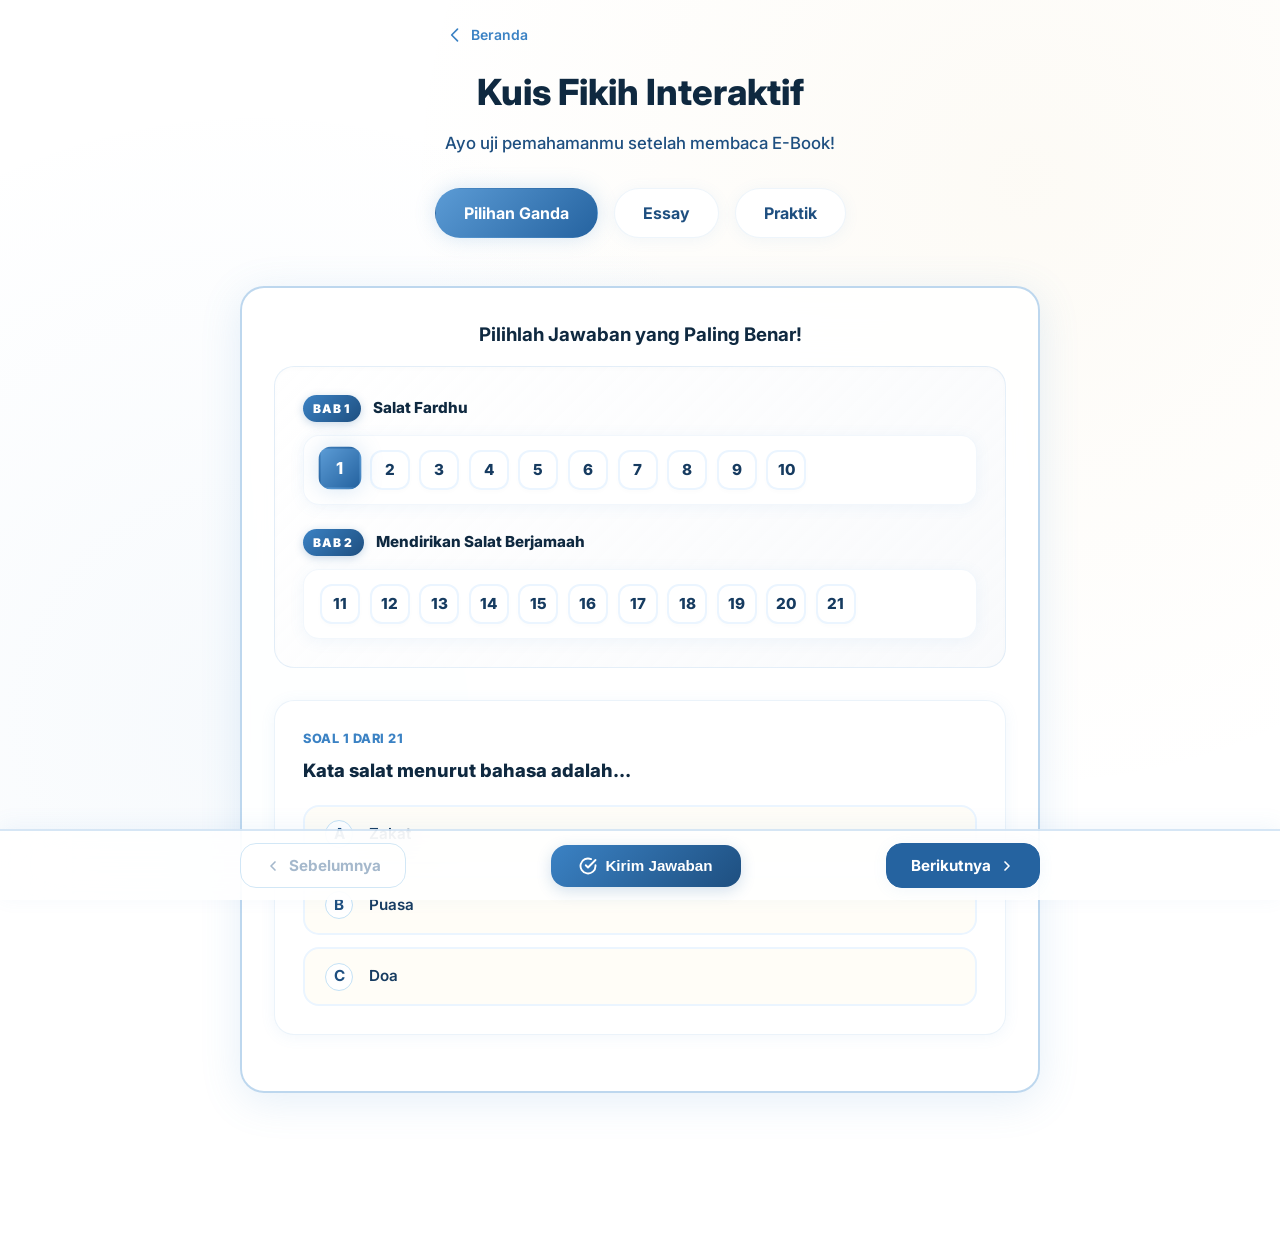
<file: kuis.html>
<!DOCTYPE html>
<html lang="id">
<head>
    <meta charset="UTF-8">
    <meta name="viewport" content="width=device-width, initial-scale=1.0">
    <title>Kuis Fikih Interaktif Kelas 2 SD — Pilihan Ganda, Essay & Praktik</title>

    <!-- Primary SEO Meta Tags -->
    <meta name="description" content="Uji pemahaman Fikih Kelas 2 SD dengan Kuis Interaktif. Dilengkapi soal pilihan ganda, essay, dan tugas praktik wudhu dan salat.">
    <meta name="keywords" content="Kuis Fikih, Soal Fikih SD, Kuis Pilihan Ganda Fikih, Essay Fikih Kelas 2, Tugas Praktik Salat, Wudhu SD">
    <meta name="author" content="Diya Fauziyah">
    <meta name="robots" content="index, follow">
    <link rel="canonical" href="https://www.fiqihdigital.my.id/kuis">

    <!-- Open Graph / Facebook -->
    <meta property="og:type" content="website">
    <meta property="og:url" content="https://www.fiqihdigital.my.id/kuis">
    <meta property="og:title" content="Kuis Fikih Interaktif Kelas 2 SD">
    <meta property="og:description" content="Latihan soal Fikih pilihan ganda, essay, dan panduan tugas praktik wudhu/salat interaktif.">
    <meta property="og:image" content="public/images/muslim_children_reading.webp">
    <meta property="og:locale" content="id_ID">
    <meta property="og:site_name" content="Smart E-Book Fikih">

    <!-- Twitter Cards -->
    <meta name="twitter:card" content="summary_large_image">
    <meta name="twitter:url" content="https://www.fiqihdigital.my.id/kuis">
    <meta name="twitter:title" content="Kuis Fikih Interaktif Kelas 2 SD">
    <meta name="twitter:description" content="Kuis interaktif pilihan ganda, essay, dan praktik Fikih untuk siswa SD Kelas 2.">
    <meta name="twitter:image" content="public/images/muslim_children_reading.webp">

    <!-- PWA Offline Meta & Manifest -->
    <link rel="manifest" href="manifest.json">
    <meta name="theme-color" content="#3B82C4">
    <link rel="apple-touch-icon" href="public/images/muslim_children_reading.webp">

    <!-- Structured Data (JSON-LD) -->
    <script type="application/ld+json">
    {
      "@context": "https://schema.org",
      "@type": "Quiz",
      "name": "Kuis Fikih Interaktif Kelas 2 SD",
      "description": "Latihan interaktif Fikih mencakup pilihan ganda, essay, dan tugas praktik.",
      "educationalAlignment": {
        "@type": "AlignmentObject",
        "targetName": "Fikih Kelas 2 SD"
      },
      "inLanguage": "id"
    }
    </script>

    <!-- Google Fonts: Inter (Latin) -->
    <link rel="preconnect" href="https://fonts.googleapis.com">
    <link rel="preconnect" href="https://fonts.gstatic.com" crossorigin>
    <link href="https://fonts.googleapis.com/css2?family=Inter:wght@300;400;500;600;700;800&display=swap" rel="stylesheet">
    
    <!-- Link CSS Utama -->
    <link rel="stylesheet" href="css/common.css">
    <link rel="stylesheet" href="css/kuis.css">
</head>
<body class="bg-pattern">

    <!-- 
      ======================================================
      [JOB: NARENDRA] Quiz Page & Interactivity Layout
      ======================================================
      Tugas Narendra:
      1. Rancang 3 tombol tab navigasi di bagian atas kuis:
         - Tab 1: Pilihan Ganda
         - Tab 2: Soal Essay
         - Tab 3: Tugas Praktik
      2. Buat container untuk masing-masing tab yang isinya akan disembunyikan/ditampilkan berdasarkan tab yang aktif.
      3. Di Tab Pilihan Ganda:
         - Buat area untuk merender 10 pertanyaan PG satu per satu atau sekaligus.
         - Tiap pertanyaan memiliki 3 opsi jawaban.
         - Opsi jawaban yang dipilih memiliki style aktif (selected).
         - Sediakan tombol "Kirim Jawaban" untuk melihat skor dan ulasan jawaban benar/salah secara langsung.
      4. Di Tab Soal Essay:
         - Render 5 pertanyaan essay.
         - Tiap pertanyaan memiliki textarea tempat menulis jawaban dan tombol "Lihat Kunci Jawaban" untuk mencocokkan secara mandiri.
      5. Di Tab Tugas Praktik:
         - Render instruksi tugas praktik wudhu / tayamum.
         - Sediakan tombol kirim video ke WhatsApp yang mengarah langsung ke tautan WA.
      6. Hubungkan halaman ini dengan `js/data.js` dan `js/quiz.js` untuk memproses logika kuisnya.
    -->

    <header class="container" style="position: relative; padding-top: 4rem;">
        <!-- Back Link Chevron -->
        <a href="index.html" class="back-link" style="position: absolute; top: 1.5rem; left: 1rem;" title="Kembali ke Beranda">
            <svg class="chevron-icon" fill="none" viewBox="0 0 24 24" stroke="currentColor" stroke-width="2">
                <path stroke-linecap="round" stroke-linejoin="round" d="M15 19l-7-7 7-7" />
            </svg>
            <span>Beranda</span>
        </a>
        <h1>Kuis Fikih Interaktif</h1>
        <p>Ayo uji pemahamanmu setelah membaca E-Book!</p>
    </header>

    <main class="quiz-main-container">
        <!-- Tab Navigation -->
        <nav class="quiz-tabs">
            <button class="tab-btn active" data-tab="pg">Pilihan Ganda</button>
            <button class="tab-btn" data-tab="essay">Essay</button>
            <button class="tab-btn" data-tab="praktik">Praktik</button>
        </nav>

        <!-- Tab Content: Pilihan Ganda -->
        <section id="tab-pg" class="tab-content active glass-card-strong">
            <!-- Isi Kuis Pilihan Ganda (dimuat dinamis) -->
        </section>

        <!-- Tab Content: Soal Essay -->
        <section id="tab-essay" class="tab-content glass-card-strong" style="display: none;">
            <!-- Isi Kuis Essay (dimuat dinamis) -->
        </section>

        <!-- Tab Content: Tugas Praktik -->
        <section id="tab-praktik" class="tab-content glass-card-strong" style="display: none;">
            <!-- Isi Tugas Praktik dan Tombol WA -->
        </section>
    </main>

    <!-- Sticky Navigation Bar at Bottom -->
    <nav id="quiz-sticky-nav" class="quiz-sticky-nav">
        <!-- Content rendered dynamically via quiz.js -->
    </nav>

    <!-- Scripts -->
    <script src="js/data.js"></script>
    <script src="js/quiz.js"></script>
</body>
</html>
</file>
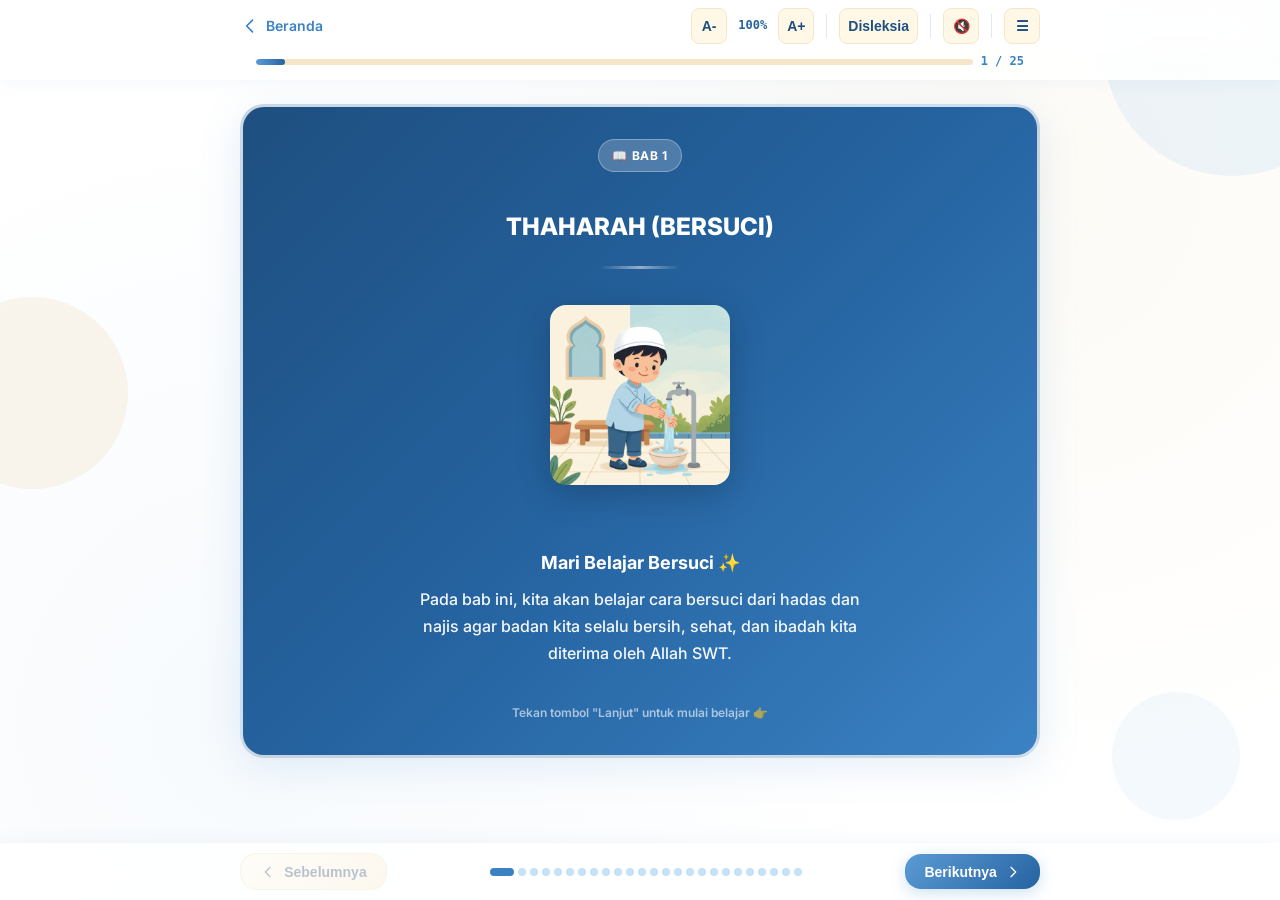
<file: Html Version/ebook.html>
<!DOCTYPE html>
<html lang="id">

<head>
    <meta charset="UTF-8">
    <meta name="viewport" content="width=device-width, initial-scale=1.0">
    <title>E-Book Fikih Interaktif</title>
    <!-- Google Fonts: Inter (Latin) & Amiri (Arabic) -->
    <link rel="preconnect" href="https://fonts.googleapis.com">
    <link rel="preconnect" href="https://fonts.gstatic.com" crossorigin>
    <link
        href="https://fonts.googleapis.com/css2?family=Amiri:ital,wght@0,400;0,700;1,400;1,700&family=Inter:wght@300;400;500;600;700;800&display=swap"
        rel="stylesheet">

    <!-- Link CSS Utama -->
    <link rel="stylesheet" href="css/common.css">
    <link rel="stylesheet" href="css/ebook.css">
</head>

<body class="bg-pattern">

    <!-- Floating Background Shapes -->
    <div class="floating-shapes">
        <div class="shape-1"></div>
        <div class="shape-2"></div>
        <div class="shape-3"></div>
    </div>

    <!-- Sticky Header & Toolbar -->
    <header class="sticky-header">
        <div id="udl-toolbar" class="toolbar-container" style="border: none; background: transparent; box-shadow: none; position: static; padding: 0.5rem 1rem;">
            <div class="toolbar-inner">
                <!-- Back Link Chevron -->
                <a href="index.html" class="back-link" title="Kembali ke Beranda">
                    <svg class="chevron-icon" fill="none" viewBox="0 0 24 24" stroke="currentColor" stroke-width="2">
                        <path stroke-linecap="round" stroke-linejoin="round" d="M15 19l-7-7 7-7" />
                    </svg>
                    <span>Beranda</span>
                </a>
                
                <div class="toolbar-right" style="display: flex; align-items: center; gap: 0.5rem;">
                    <!-- DESKTOP CONTROLS (inline) -->
                    <div class="desktop-controls">
                        <!-- Font Size Controls -->
                        <button id="btn-dec-font" class="btn-tool" title="Perkecil Teks">A-</button>
                        <span id="font-scale-text" class="font-scale-value">100%</span>
                        <button id="btn-inc-font" class="btn-tool" title="Perbesar Teks">A+</button>
                        
                        <div class="toolbar-divider"></div>
                        
                        <!-- Dyslexia Mode Toggle -->
                        <button id="btn-toggle-dyslexia" class="btn-tool" style="width: auto; padding: 0 0.5rem;" title="Toggle Font Disleksia">Disleksia</button>
                        
                        <div class="toolbar-divider"></div>
                    </div>
                    
                    <!-- MOBILE CONTROLS (Gear popover dropdown) -->
                    <div class="mobile-controls">
                        <button id="btn-settings-mobile" class="btn-tool" title="Pengaturan Tampilan">⚙️</button>
                        
                        <!-- Settings Backdrop -->
                        <div id="settings-backdrop" class="settings-backdrop"></div>
                        
                        <!-- Settings Dropdown Popover -->
                        <div id="settings-dropdown" class="settings-dropdown glass-card-strong shadow-xl">
                            <h4 class="settings-dropdown-header">Pengaturan Tampilan</h4>
                            <div style="display: flex; flex-direction: column; gap: 0.75rem;">
                                <!-- Font size row -->
                                <div class="settings-row">
                                    <span class="settings-label">Ukuran Huruf</span>
                                    <div style="display: flex; align-items: center; justify-content: space-between; gap: 0.25rem;">
                                        <button id="btn-dec-font-mobile" class="btn-tool" style="width: 2rem; height: 2rem;">A-</button>
                                        <span id="font-scale-text-mobile" class="font-scale-value" style="font-size: 0.75rem;">100%</span>
                                        <button id="btn-inc-font-mobile" class="btn-tool" style="width: 2rem; height: 2rem;">A+</button>
                                    </div>
                                </div>
                                <!-- Dyslexia row -->
                                <div class="switch-container">
                                    <div class="switch-label-group">
                                        <span class="switch-label">Font Disleksia</span>
                                        <span class="switch-sublabel">Ramah disleksia</span>
                                    </div>
                                    <button id="btn-toggle-dyslexia-mobile" class="switch-btn">
                                        <div class="switch-circle"></div>
                                    </button>
                                </div>
                            </div>
                        </div>
                        
                        <div class="toolbar-divider"></div>
                    </div>
                    
                    <!-- Shared Audio Toggle -->
                    <button id="btn-toggle-audio" class="btn-tool" title="Toggle Audio Bacaan">🔇</button>
                    
                    <div class="toolbar-divider"></div>
                    
                    <!-- TOC Button -->
                    <button id="btn-open-sidebar" class="btn-tool" title="Daftar Isi">☰</button>
                </div>
            </div>
        </div>

        <!-- Progress Bar Row -->
        <div style="max-width: 800px; width: 100%; margin: 0 auto; padding: 0 1rem 0.5rem 1rem;">
            <div class="progress-container">
                <div class="progress-bar-bg">
                    <div id="progress-fill" class="progress-bar-fill"></div>
                </div>
                <span id="progress-text" class="progress-text">1/25</span>
            </div>
        </div>
    </header>

    <!-- TTS Active Status Bar -->
    <div id="tts-active-bar" class="tts-status-bar" style="display: none;">
        <span>🔊 Sedang membacakan...</span>
        <button id="btn-tts-stop" class="btn-tts-stop">Berhenti</button>
    </div>

    <!-- Sidebar Overlay -->
    <div id="sidebar-overlay" class="sidebar-overlay"></div>

    <!-- Sidebar Daftar Isi (TOC) -->
    <aside id="sidebar-toc" class="sidebar">
        <div class="sidebar-header">
            <h3 class="sidebar-title">Daftar Isi</h3>
            <button id="close-sidebar">✕</button>
        </div>
        <div class="sidebar-content" id="toc-container">
            <!-- Daftar isi diisi otomatis dari JS -->
        </div>
    </aside>

    <!-- Main Container Flipbook -->
    <main class="ebook-container" style="z-index: 10;">
        <!-- Slide Card -->
        <div id="slide-card" class="slide-card-container">
            <!-- Konten slide dimuat dinamis dari data.js -->
        </div>
    </main>

    <!-- Sticky Navigation Bar at Bottom -->
    <nav class="sticky-nav">
        <div class="nav-inner">
            <button id="btn-prev" class="btn-cream" style="align-items: center;">
                <svg style="width: 1rem; height: 1rem; flex-shrink: 0;" fill="none" viewBox="0 0 24 24" stroke="currentColor" stroke-width="2">
                    <path stroke-linecap="round" stroke-linejoin="round" d="M15 19l-7-7 7-7" />
                </svg>
                <span class="hidden-xs">Sebelumnya</span>
                <span class="visible-xs">Kembali</span>
            </button>
            
            <!-- Dots Container -->
            <div id="dots-container" class="dots-container"></div>
            
            <!-- Mobile Page Pill -->
            <div id="mobile-page-pill" class="mobile-page-pill">1 / 25</div>
            
            <button id="btn-next" class="btn-primary" style="align-items: center;">
                <!-- Content set dynamically in app.js -->
            </button>
        </div>
    </nav>

    <!-- Scripts -->
    <script src="js/data.js"></script>
    <script src="js/app.js"></script>
</body>

</html>
</file>
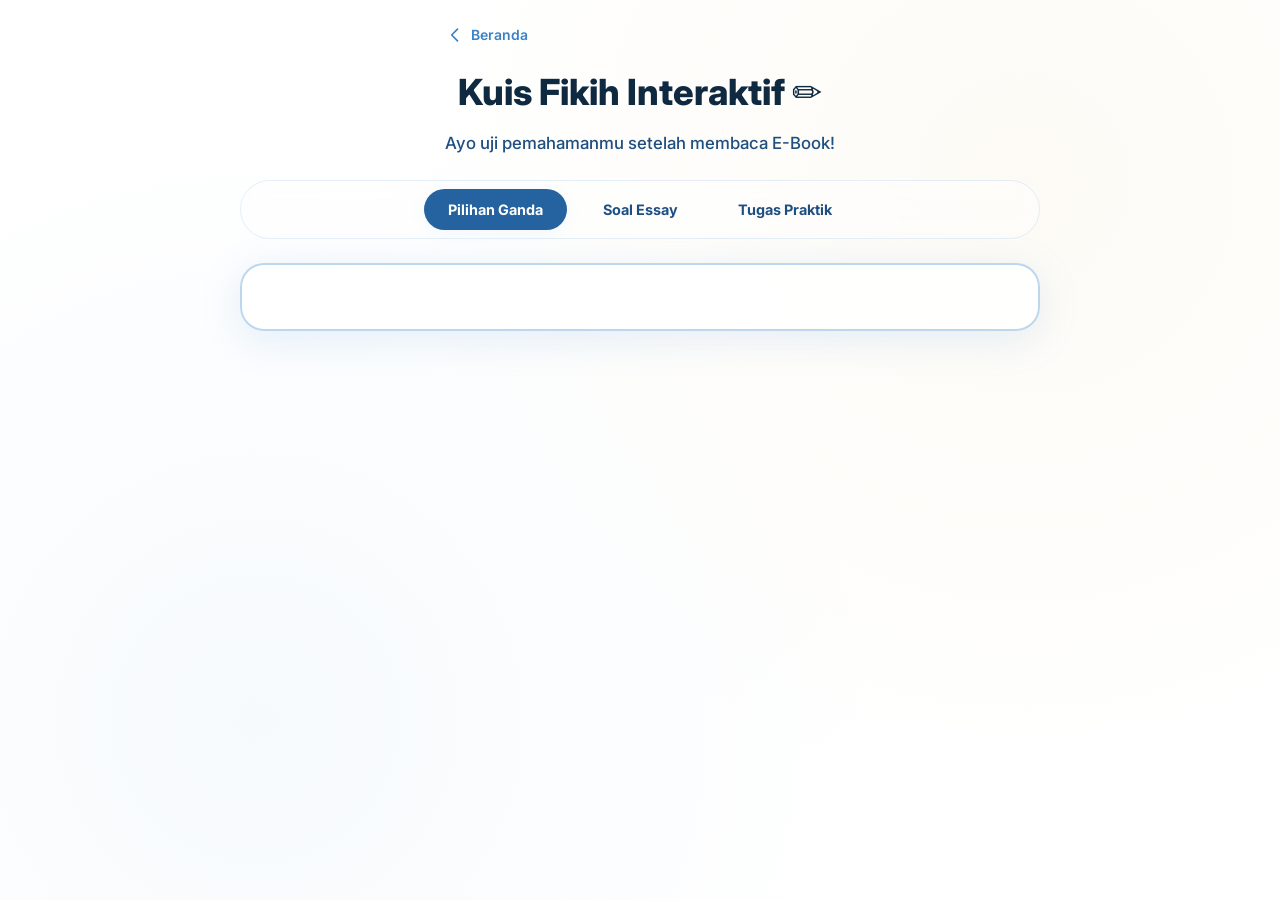
<file: Html Version/kuis.html>
<!DOCTYPE html>
<html lang="id">
<head>
    <meta charset="UTF-8">
    <meta name="viewport" content="width=device-width, initial-scale=1.0">
    <title>Kuis Fikih Interaktif</title>
    <!-- Google Fonts: Inter (Latin) -->
    <link rel="preconnect" href="https://fonts.googleapis.com">
    <link rel="preconnect" href="https://fonts.gstatic.com" crossorigin>
    <link href="https://fonts.googleapis.com/css2?family=Inter:wght@300;400;500;600;700;800&display=swap" rel="stylesheet">
    
    <!-- Link CSS Utama -->
    <link rel="stylesheet" href="css/common.css">
    <link rel="stylesheet" href="css/kuis.css">
</head>
<body class="bg-pattern">

    <!-- 
      ======================================================
      [JOB: NARENDRA] Quiz Page & Interactivity Layout
      ======================================================
      Tugas Narendra:
      1. Rancang 3 tombol tab navigasi di bagian atas kuis:
         - Tab 1: Pilihan Ganda
         - Tab 2: Soal Essay
         - Tab 3: Tugas Praktik
      2. Buat container untuk masing-masing tab yang isinya akan disembunyikan/ditampilkan berdasarkan tab yang aktif.
      3. Di Tab Pilihan Ganda:
         - Buat area untuk merender 10 pertanyaan PG satu per satu atau sekaligus.
         - Tiap pertanyaan memiliki 3 opsi jawaban.
         - Opsi jawaban yang dipilih memiliki style aktif (selected).
         - Sediakan tombol "Kirim Jawaban" untuk melihat skor dan ulasan jawaban benar/salah secara langsung.
      4. Di Tab Soal Essay:
         - Render 5 pertanyaan essay.
         - Tiap pertanyaan memiliki textarea tempat menulis jawaban dan tombol "Lihat Kunci Jawaban" untuk mencocokkan secara mandiri.
      5. Di Tab Tugas Praktik:
         - Render instruksi tugas praktik wudhu / tayamum.
         - Sediakan tombol kirim video ke WhatsApp yang mengarah langsung ke tautan WA.
      6. Hubungkan halaman ini dengan `js/data.js` dan `js/quiz.js` untuk memproses logika kuisnya.
    -->

    <header class="container" style="position: relative; padding-top: 4rem;">
        <!-- Back Link Chevron -->
        <a href="index.html" class="back-link" style="position: absolute; top: 1.5rem; left: 1rem;" title="Kembali ke Beranda">
            <svg class="chevron-icon" fill="none" viewBox="0 0 24 24" stroke="currentColor" stroke-width="2">
                <path stroke-linecap="round" stroke-linejoin="round" d="M15 19l-7-7 7-7" />
            </svg>
            <span>Beranda</span>
        </a>
        <h1>Kuis Fikih Interaktif ✏️</h1>
        <p>Ayo uji pemahamanmu setelah membaca E-Book!</p>
    </header>

    <main class="quiz-main-container">
        <!-- Tab Navigation -->
        <nav class="quiz-tabs">
            <button class="tab-btn active" data-tab="pg">Pilihan Ganda</button>
            <button class="tab-btn" data-tab="essay">Soal Essay</button>
            <button class="tab-btn" data-tab="praktik">Tugas Praktik</button>
        </nav>

        <!-- Tab Content: Pilihan Ganda -->
        <section id="tab-pg" class="tab-content active glass-card-strong">
            <!-- Isi Kuis Pilihan Ganda (dimuat dinamis) -->
        </section>

        <!-- Tab Content: Soal Essay -->
        <section id="tab-essay" class="tab-content glass-card-strong" style="display: none;">
            <!-- Isi Kuis Essay (dimuat dinamis) -->
        </section>

        <!-- Tab Content: Tugas Praktik -->
        <section id="tab-praktik" class="tab-content glass-card-strong" style="display: none;">
            <!-- Isi Tugas Praktik dan Tombol WA -->
        </section>
    </main>

    <!-- Scripts -->
    <script src="js/data.js"></script>
    <script src="js/quiz.js"></script>
</body>
</html>
</file>
<file: css/common.css>
/* ==========================================================================
   Core Design System & Shared Styles (common.css)
   ========================================================================== */

:root {
  /* ===== Color Palette: Blue + Cream/Kuning Lembut ===== */
  --color-cream-50: #FFFDF7;
  --color-cream-100: #FFF8E7;
  --color-cream-200: #F5E6CA;
  --color-cream-300: #EDDBB3;
  --color-cream-400: #E0C990;

  --color-blue-50: #EBF5FF;
  --color-blue-100: #E8F4FD;
  --color-blue-200: #C5E2F6;
  --color-blue-300: #90C4E8;
  --color-blue-400: #5B9BD5;
  --color-blue-500: #3B82C4;
  --color-blue-600: #2563A0;
  --color-blue-700: #1E4F80;
  --color-blue-800: #163B60;
  --color-blue-900: #0F2940;

  --color-gold-400: #D4A843;
  --color-gold-500: #C49B38;

  --color-green-400: #4CAF50;
  --color-green-500: #388E3C;

  --color-red-400: #EF5350;
  --color-red-500: #D32F2F;

  /* ===== Fonts ===== */
  --font-sans: 'Inter', system-ui, -apple-system, sans-serif;
  --font-arabic: 'Amiri', "Traditional Arabic", serif;
  --font-dyslexia: "OpenDyslexic", "Comic Sans MS", sans-serif;

  /* ===== Shadows & Spacing ===== */
  --shadow-soft: 0 2px 15px rgba(91, 155, 213, 0.08);
  --shadow-card: 0 4px 24px rgba(91, 155, 213, 0.12);
  --shadow-elevated: 0 8px 40px rgba(91, 155, 213, 0.16);
  --shadow-glow: 0 0 20px rgba(91, 155, 213, 0.25);
  
  --radius-xl: 1rem;
  --radius-2xl: 1.25rem;
  --radius-3xl: 1.5rem;
  
  --ease-spring: cubic-bezier(0.34, 1.56, 0.64, 1);
}

/* @font-face untuk OpenDyslexic (Simpan file font di public/fonts/) */
@font-face {
  font-family: 'OpenDyslexic';
  src: url('../public/fonts/OpenDyslexic-Regular.woff2') format('woff2'),
       url('../public/fonts/OpenDyslexic-Regular.woff') format('woff');
  font-weight: normal;
  font-style: normal;
}

/* ===== Base Styles ===== */
* {
  box-sizing: border-box;
  margin: 0;
  padding: 0;
}

body {
  font-family: var(--font-sans);
  background: linear-gradient(135deg, var(--color-cream-50) 0%, var(--color-cream-100) 50%, var(--color-blue-50) 100%);
  color: var(--color-blue-900);
  min-height: 100vh;
  line-height: 1.6;
  display: flex;
  flex-direction: column;
}

/* Base class untuk pola dekoratif di background */
.bg-pattern {
  background-image:
    radial-gradient(circle at 20% 80%, rgba(91, 155, 213, 0.05) 0%, transparent 50%),
    radial-gradient(circle at 80% 20%, rgba(212, 168, 67, 0.05) 0%, transparent 50%);
  background-attachment: fixed;
}

.container {
  max-width: 1200px;
  margin: 0 auto;
  padding: 0 1rem;
}

/* ===== Glassmorphism Cards ===== */
.glass-card {
  background: rgba(255, 255, 255, 0.7);
  backdrop-filter: blur(20px);
  -webkit-backdrop-filter: blur(20px);
  border: 2.5px solid rgba(91, 155, 213, 0.25);
  box-shadow: var(--shadow-card);
}

.glass-card-strong {
  background: rgba(255, 255, 255, 0.85);
  backdrop-filter: blur(30px);
  -webkit-backdrop-filter: blur(30px);
  border: 2.5px solid rgba(91, 155, 213, 0.4);
  box-shadow: var(--shadow-elevated);
}

/* ===== Accessibility Font Zoom Helpers ===== */
/* (Hanya melakukan zoom untuk isi card materi di ebook saja, root font size tetap normal) */

/* Zoom khusus untuk slide card di ebook */
.font-scale-100 .slide-card-container { font-size: 100% !important; }
.font-scale-110 .slide-card-container { font-size: 110% !important; }
.font-scale-120 .slide-card-container { font-size: 120% !important; }
.font-scale-130 .slide-card-container { font-size: 130% !important; }
.font-scale-140 .slide-card-container { font-size: 140% !important; }
.font-scale-150 .slide-card-container { font-size: 150% !important; }
.font-scale-160 .slide-card-container { font-size: 160% !important; }

/* Font size overrides for arabic text when scaled */
.font-scale-100 .block-arabic { font-size: 1.5em; }
.font-scale-110 .block-arabic { font-size: 1.55em; }
.font-scale-120 .block-arabic { font-size: 1.6em; }
.font-scale-130 .block-arabic { font-size: 1.65em; }
.font-scale-140 .block-arabic { font-size: 1.7em; }
.font-scale-150 .block-arabic { font-size: 1.75em; }
.font-scale-160 .block-arabic { font-size: 1.8em; }

/* ===== Dyslexia Mode Overrides ===== */
body.dyslexia-mode {
  font-family: var(--font-dyslexia) !important;
  letter-spacing: 0.05em;
  word-spacing: 0.12em;
}

body.dyslexia-mode * {
  font-family: inherit !important;
  line-height: 1.8 !important;
}

body.dyslexia-mode [lang="ar"],
body.dyslexia-mode .arabic-text {
  font-family: var(--font-arabic) !important;
}

/* ===== CSS Keyframes Animations ===== */
@keyframes fadeIn {
  from { opacity: 0; }
  to { opacity: 1; }
}

@keyframes slideInRight {
  from {
    opacity: 0;
    transform: translateX(20px);
  }
  to {
    opacity: 1;
    transform: translateX(0);
  }
}

@keyframes slideInLeft {
  from {
    opacity: 0;
    transform: translateX(-20px);
  }
  to {
    opacity: 1;
    transform: translateX(0);
  }
}

@keyframes float {
  0%, 100% { transform: translateY(0); }
  50% { transform: translateY(-8px); }
}

@keyframes pulse-soft {
  0%, 100% { opacity: 1; }
  50% { opacity: 0.65; }
}

@keyframes fade-in-up {
  from {
    opacity: 0;
    transform: translateY(12px);
  }
  to {
    opacity: 1;
    transform: translateY(0);
  }
}

@keyframes pulseGlow {
  0% { box-shadow: 0 0 0 0 rgba(91, 155, 213, 0.4); }
  70% { box-shadow: 0 0 0 10px rgba(91, 155, 213, 0); }
  100% { box-shadow: 0 0 0 0 rgba(91, 155, 213, 0); }
}

@keyframes fadeInUp {
  from {
    opacity: 0;
    transform: translateY(20px);
  }
  to {
    opacity: 1;
    transform: translateY(0);
  }
}

@keyframes popoverShow {
  from {
    opacity: 0;
    transform: scale(0.9) translateY(-10px);
  }
  to {
    opacity: 1;
    transform: scale(1) translateY(0);
  }
}

/* Animation classes */
.animate-fade-in {
  animation: fadeIn 0.4s ease-out both;
}

.animate-slide-right {
  animation: slideInRight 0.4s ease-out both;
}

.animate-slide-left {
  animation: slideInLeft 0.4s ease-out both;
}

.animate-float {
  animation: float 2.5s ease-in-out infinite;
}

.animate-pulse-soft {
  animation: pulse-soft 2s ease-in-out infinite;
}

.animate-fade-in-up {
  animation: fade-in-up 0.5s ease-out both;
}

.animate-pulse-glow {
  animation: pulseGlow 2s infinite;
}

/* ===== Shared Navigation Elements ===== */
.back-link {
  display: flex;
  align-items: center;
  gap: 0.375rem;
  color: var(--color-blue-500);
  text-decoration: none;
  font-size: 0.875rem;
  font-weight: 600;
  transition: color 0.2s, transform 0.2s;
}

.back-link:hover {
  color: var(--color-blue-700);
  transform: translateX(-2px);
}

.chevron-icon {
  width: 1.25rem;
  height: 1.25rem;
  flex-shrink: 0;
}
</file>
<file: css/index.css>
/* ==========================================================================
   Landing Page Styles (index.css)
   ========================================================================== */

/* ===== Common Components (Buttons) ===== */
.btn {
  display: inline-flex;
  align-items: center;
  justify-content: center;
  gap: 0.5rem;
  padding: 0.8rem 1.8rem;
  border-radius: 50px;
  font-family: var(--font-sans);
  font-weight: 700;
  text-decoration: none;
  border: none;
  cursor: pointer;
  transition: all 0.3s var(--ease-spring);
  box-shadow: 0 4px 6px rgba(0, 0, 0, 0.05);
}

.btn-primary {
  background: linear-gradient(135deg, var(--color-blue-400), var(--color-blue-600));
  color: #fff;
}

.btn-primary:hover {
  transform: translateY(-3px) scale(1.02);
  box-shadow: var(--shadow-glow);
  background: linear-gradient(135deg, var(--color-blue-500), var(--color-blue-700));
}

.btn-secondary {
  background: linear-gradient(135deg, var(--color-cream-300), var(--color-cream-400));
  color: var(--color-blue-900);
  border: 1px solid var(--color-cream-200);
}

.btn-secondary:hover {
  transform: translateY(-3px) scale(1.02);
  box-shadow: 0 6px 15px rgba(224, 201, 144, 0.4);
  background: linear-gradient(135deg, var(--color-cream-400), var(--color-cream-200));
}

.btn:active {
  transform: translateY(-1px) scale(0.98);
}

/* ===== Navbar ===== */
.navbar {
  display: flex;
  justify-content: space-between;
  align-items: center;
  padding: 1rem 2rem;
  margin-top: 1rem;
  border-radius: 50px;
}

.navbar-brand {
  display: flex;
  align-items: center;
  gap: 0.8rem;
  font-size: 1.25rem;
  font-weight: 800;
  color: var(--color-blue-900);
  text-decoration: none;
}

.navbar-brand img {
  height: 40px;
  width: auto;
}

.navbar-nav {
  display: flex;
  gap: 1.5rem;
  list-style: none;
  align-items: center;
}

.navbar-nav a {
  text-decoration: none;
  color: var(--color-blue-800);
  font-weight: 600;
  transition: color 0.3s;
}

.navbar-nav a:hover {
  color: var(--color-blue-500);
}

/* ===== Hero Section ===== */
.hero-section {
  display: grid;
  grid-template-columns: 1.2fr 0.8fr;
  gap: 3rem;
  align-items: center;
  padding: 4rem 0;
  min-height: 70vh;
}

.hero-content {
  display: flex;
  flex-direction: column;
  align-items: flex-start;
  gap: 1.5rem;
}

.hero-badge {
  background: var(--color-blue-100);
  color: var(--color-blue-700);
  padding: 0.5rem 1.2rem;
  border-radius: 50px;
  font-size: 0.85rem;
  font-weight: 700;
  border: 1px solid var(--color-blue-200);
}

.hero-title {
  font-size: 3rem;
  font-weight: 800;
  line-height: 1.2;
  color: var(--color-blue-900);
}

.hero-title span {
  background: linear-gradient(135deg, var(--color-blue-500), var(--color-blue-700));
  -webkit-background-clip: text;
  -webkit-text-fill-color: transparent;
}

.hero-subtitle {
  font-size: 1.2rem;
  color: var(--color-blue-800);
  max-width: 540px;
}

.hero-actions {
  display: flex;
  gap: 1rem;
  margin-top: 1rem;
}

.hero-image-container {
  display: flex;
  justify-content: center;
  align-items: center;
  position: relative;
}

.hero-image-container img {
  width: 100%;
  max-width: 400px;
  height: auto;
  border-radius: var(--radius-3xl);
  box-shadow: var(--shadow-elevated);
  border: 8px solid rgba(255, 255, 255, 0.8);
}

/* Decorative shapes for Hero */
.hero-decor-1 {
  position: absolute;
  top: -20px;
  right: -20px;
  width: 80px;
  height: 80px;
  background: radial-gradient(circle, var(--color-cream-300) 0%, transparent 70%);
  z-index: -1;
  animation: float 6s ease-in-out infinite;
}

.hero-decor-2 {
  position: absolute;
  bottom: -30px;
  left: -20px;
  width: 100px;
  height: 100px;
  background: radial-gradient(circle, var(--color-blue-200) 0%, transparent 70%);
  z-index: -1;
  animation: float 5s ease-in-out infinite alternate;
}

/* ===== Menu Grid (3 Cards) ===== */
.menu-section {
  padding: 3rem 0;
}

.section-title {
  text-align: center;
  font-size: 2.2rem;
  font-weight: 800;
  margin-bottom: 3rem;
  color: var(--color-blue-900);
}

.section-title span {
  color: var(--color-blue-600);
}

.menu-grid {
  display: grid;
  grid-template-columns: repeat(auto-fit, minmax(320px, 1fr));
  gap: 2rem;
}

.menu-card {
  display: flex;
  flex-direction: column;
  align-items: center;
  text-align: center;
  gap: 1.2rem;
  text-decoration: none;
  color: inherit;
  border: 2px solid transparent;
}

.menu-card:hover {
  transform: translateY(-10px);
  border-color: var(--color-blue-200);
  box-shadow: var(--shadow-elevated);
}

.menu-card-icon {
  width: 80px;
  height: 80px;
  border-radius: 50%;
  background: linear-gradient(135deg, var(--color-blue-100), var(--color-blue-200));
  display: flex;
  align-items: center;
  justify-content: center;
  font-size: 2.5rem;
  box-shadow: var(--shadow-soft);
  transition: all 0.3s var(--ease-spring);
}

.menu-card:hover .menu-card-icon {
  background: linear-gradient(135deg, var(--color-blue-400), var(--color-blue-600));
  color: white;
  transform: scale(1.1) rotate(5deg);
}

.menu-card-title {
  font-size: 1.5rem;
  font-weight: 700;
  color: var(--color-blue-900);
}

.menu-card-desc {
  font-size: 0.95rem;
  color: var(--color-blue-800);
  line-height: 1.5;
}

/* ===== Synopsis Section ===== */
.synopsis-section {
  margin: 4rem auto;
}

.synopsis-grid {
  display: grid;
  grid-template-columns: 1fr 1fr;
  gap: 3rem;
  align-items: center;
}

.synopsis-content {
  display: flex;
  flex-direction: column;
  gap: 1.5rem;
}

.synopsis-title {
  font-size: 2rem;
  font-weight: 800;
  color: var(--color-blue-900);
}

.synopsis-text {
  font-size: 1.05rem;
  color: var(--color-blue-800);
}

.synopsis-chapters {
  display: flex;
  flex-direction: column;
  gap: 1.2rem;
}

.chapter-item {
  display: flex;
  align-items: flex-start;
  gap: 1rem;
  padding: 1.2rem;
  background: rgba(255, 255, 255, 0.4);
  border-radius: var(--radius-xl);
  border: 1px solid rgba(255, 255, 255, 0.3);
  transition: all 0.3s;
}

.chapter-item:hover {
  background: rgba(255, 255, 255, 0.8);
  transform: translateX(5px);
  border-color: var(--color-blue-200);
}

.chapter-number {
  background: var(--color-blue-600);
  color: white;
  width: 36px;
  height: 36px;
  border-radius: 50%;
  display: flex;
  align-items: center;
  justify-content: center;
  font-weight: 700;
  flex-shrink: 0;
}

.chapter-info h4 {
  font-size: 1.1rem;
  color: var(--color-blue-900);
  margin-bottom: 0.2rem;
}

.chapter-info p {
  font-size: 0.9rem;
  color: var(--color-blue-800);
}

.synopsis-image-container {
  display: flex;
  justify-content: center;
}

.synopsis-image-container img {
  width: 100%;
  max-width: 450px;
  height: auto;
  border-radius: var(--radius-2xl);
  box-shadow: var(--shadow-card);
  border: 6px solid white;
}

/* ===== Contact & Developer Section ===== */
.contact-section {
  text-align: center;
  padding: 3rem 2rem;
  margin: 4rem auto;
}

.contact-grid {
  display: flex;
  justify-content: center;
  flex-wrap: wrap;
  gap: 1.5rem;
  margin-top: 2rem;
}

.contact-btn {
  display: inline-flex;
  align-items: center;
  justify-content: center;
  width: 64px;
  height: 64px;
  border-radius: 50%;
  text-decoration: none;
  color: white;
  transition: all 0.3s var(--ease-spring);
  box-shadow: var(--shadow-soft);
}

.contact-btn svg {
  width: 32px;
  height: 32px;
}

.contact-btn-wa {
  background-color: #25D366;
  color: white;
}

.contact-btn-wa:hover {
  background-color: #20ba5a;
  transform: translateY(-3px);
  box-shadow: 0 5px 15px rgba(37, 211, 102, 0.4);
}

.contact-btn-email {
  background-color: #EA4335;
  color: white;
}

.contact-btn-email:hover {
  background-color: #d63629;
  transform: translateY(-3px);
  box-shadow: 0 5px 15px rgba(234, 67, 53, 0.4);
}

.contact-btn-ig {
  background: linear-gradient(45deg, #f09433 0%, #e6683c 25%, #dc2743 50%, #cc2366 75%, #bc1888 100%);
  color: white;
}

.contact-btn-ig:hover {
  transform: translateY(-3px);
  box-shadow: 0 5px 15px rgba(220, 39, 67, 0.4);
}

.contact-btn-tg {
  background-color: #0088cc;
  color: white;
}

.contact-btn-tg:hover {
  background-color: #0077b5;
  transform: translateY(-3px);
  box-shadow: 0 5px 15px rgba(0, 136, 204, 0.4);
}

/* ===== Footer ===== */
footer {
  background: linear-gradient(135deg, var(--color-blue-900), var(--color-blue-800));
  color: rgba(255, 255, 255, 0.8);
  padding: 3rem 1.5rem;
  text-align: center;
  margin-top: 5rem;
  border-top-left-radius: 30px;
  border-top-right-radius: 30px;
}

.footer-quote {
  font-size: 1.15rem;
  font-style: italic;
  max-width: 600px;
  margin: 0 auto 1.5rem;
  color: var(--color-cream-100);
}

.footer-divider {
  width: 80px;
  height: 3px;
  background: var(--color-cream-300);
  margin: 1.5rem auto;
  border-radius: 10px;
}

footer p {
  font-size: 0.9rem;
}

/* ==========================================================================
   Redesigned Landing Page (Figma-aligned)
   ========================================================================== */

.landing-body {
  background: linear-gradient(180deg, var(--color-cream-50) 0%, var(--color-cream-100) 40%, var(--color-blue-50) 100%);
  display: flex;
  flex-direction: column;
  align-items: center;
  justify-content: flex-start;
  min-height: 100vh;
  margin: 0;
  padding: 0;
}

.landing-container {
  max-width: 680px;
  width: 100%;
  margin: 0 auto;
  padding: 3rem 1.5rem 1rem;
  display: flex;
  flex-direction: column;
  align-items: center;
}

/* Top Badge */
.top-badge-container {
  margin-bottom: 1.5rem;
}

.top-badge {
  background: rgba(91, 155, 213, 0.08);
  color: var(--color-blue-600);
  padding: 0.5rem 1.25rem;
  border-radius: 50px;
  font-size: 0.85rem;
  font-weight: 700;
  border: 1px solid rgba(91, 155, 213, 0.2);
  display: inline-block;
  letter-spacing: 0.5px;
}

/* Hero Header */
.hero-header {
  text-align: center;
  margin-bottom: 2.5rem;
  width: 100%;
}

.landing-title {
  font-size: 3rem;
  font-weight: 800;
  color: var(--color-blue-500);
  line-height: 1.1;
  margin-bottom: 0.25rem;
}

.landing-subtitle-main {
  font-size: 3rem;
  font-weight: 800;
  color: var(--color-blue-900);
  line-height: 1.1;
  margin-bottom: 1.25rem;
}

.landing-subtext {
  font-size: 1rem;
  color: var(--color-blue-400);
  font-weight: 500;
  margin-bottom: 0.5rem;
}

.landing-subtext span {
  font-weight: 700;
  color: var(--color-blue-600);
}

.landing-highlight {
  font-size: 0.9rem;
  color: var(--color-blue-400);
  font-weight: 500;
  margin-bottom: 0;
  letter-spacing: 0.2px;
}

/* Cover Image Card */
.cover-card-container {
  width: 100%;
  max-width: 380px;
  margin-bottom: 3rem;
  display: flex;
  justify-content: center;
}

.cover-card {
  /* ponytail: remove white/glass border and rounded corners */
  padding: 0;
  border-radius: 0;
  background: none;
  backdrop-filter: none;
  -webkit-backdrop-filter: none;
  box-shadow: var(--shadow-card);
  border: none;
  width: 100%;
}

.cover-image {
  width: 100%;
  height: auto;
  border-radius: 0;
  display: block;
}

/* Vertical Menu Section */
.menu-vertical-section {
  width: 100%;
  max-width: 520px;
  margin-bottom: 3.5rem;
}

.menu-vertical-list {
  display: flex;
  flex-direction: column;
  gap: 1.25rem;
}

.menu-vertical-item {
  display: flex;
  align-items: center;
  padding: 1.25rem 1.5rem;
  text-decoration: none;
  border-radius: 22px;
  transition: all 0.3s var(--ease-spring);
  border: 2px solid rgba(91, 155, 213, 0.15);
  cursor: pointer;
}

.menu-vertical-item:hover {
  transform: translateY(-4px);
  box-shadow: var(--shadow-elevated);
  border-color: var(--color-blue-300);
  background: rgba(255, 255, 255, 0.95);
}

.item-left-icon {
  width: 48px;
  height: 48px;
  border-radius: 14px;
  display: flex;
  align-items: center;
  justify-content: center;
  flex-shrink: 0;
  margin-right: 1.25rem;
  box-shadow: var(--shadow-soft);
  font-size: 1.5rem;
}

.icon-blue {
  background-color: var(--color-blue-500);
  color: #ffffff;
}

.icon-yellow {
  background-color: var(--color-gold-400);
  color: #ffffff;
}

.icon-orange {
  background-color: var(--color-cream-200);
  color: var(--color-red-500);
}

.item-left-icon svg {
  width: 22px;
  height: 22px;
}

/* Emoji icon in menu items */
.menu-icon-emoji {
  font-size: 1.5rem;
  line-height: 1;
  display: block;
  filter: drop-shadow(0 1px 2px rgba(0,0,0,0.15));
}

/* Plain red question mark for Pertanyaan */
.menu-icon-question {
  font-size: 1.6rem;
  font-weight: 900;
  color: var(--color-red-500);
  line-height: 1;
  display: block;
  font-family: var(--font-sans);
}

.item-details {
  flex: 1;
  text-align: left;
}

.item-title {
  font-size: 1.2rem;
  font-weight: 800;
  color: var(--color-blue-900);
  margin-bottom: 0.15rem;
  line-height: 1.2;
}

.item-desc {
  font-size: 0.9rem;
  color: var(--color-blue-700);
  font-weight: 500;
  line-height: 1.2;
}

.item-chevron {
  color: var(--color-blue-400);
  display: flex;
  align-items: center;
  justify-content: center;
  transition: transform 0.3s var(--ease-spring), color 0.3s;
}

.item-chevron svg {
  width: 20px;
  height: 20px;
}

.menu-vertical-item:hover .item-chevron {
  transform: translateX(4px);
  color: var(--color-blue-600);
}

/* Sinopsis Section */
.synopsis-single-section {
  width: 100%;
  max-width: 580px;
  margin-bottom: 4rem;
}

.synopsis-card {
  padding: 2.25rem;
  border-radius: 28px;
  text-align: left;
  border: 2px solid rgba(91, 155, 213, 0.2);
}

.synopsis-header {
  display: flex;
  align-items: center;
  gap: 1.25rem;
  margin-bottom: 1.5rem;
  border-bottom: 1.5px solid rgba(91, 155, 213, 0.1);
  padding-bottom: 1.25rem;
}

.synopsis-avatar {
  width: 56px;
  height: 56px;
  flex-shrink: 0;
}

.synopsis-avatar-img {
  width: 100%;
  height: 100%;
  border-radius: 14px;
  object-fit: cover;
  border: 1.5px solid rgba(91, 155, 213, 0.25);
  display: block;
}

.synopsis-avatar svg {
  width: 100%;
  height: 100%;
  display: block;
}

.synopsis-header-text {
  display: flex;
  flex-direction: column;
  gap: 0.15rem;
}

.synopsis-main-title {
  font-size: 1.45rem;
  font-weight: 800;
  color: var(--color-blue-900);
  line-height: 1.2;
}

.synopsis-subtitle-main {
  font-size: 0.825rem;
  color: var(--color-blue-600);
  font-weight: 700;
  line-height: 1.3;
}

.synopsis-body {
  display: flex;
  flex-direction: column;
  gap: 1.15rem;
}

.synopsis-body p {
  font-size: 0.95rem;
  line-height: 1.6;
  color: var(--color-blue-800);
  text-align: justify;
  margin: 0;
}

.synopsis-body p strong {
  color: var(--color-blue-900);
  font-weight: 700;
}

/* Contact Person Section */
.contact-card-section {
  width: 100%;
  max-width: 580px;
  margin-bottom: 4rem;
  text-align: center;
}

.contact-section-title {
  font-size: 1.15rem;
  font-weight: 800;
  color: var(--color-blue-800);
  margin-bottom: 1.5rem;
  text-transform: uppercase;
  letter-spacing: 1.5px;
}

.contact-card-grid {
  display: grid;
  grid-template-columns: repeat(4, 1fr);
  gap: 1rem;
  width: 100%;
}

.contact-info-card {
  display: flex;
  flex-direction: column;
  align-items: center;
  text-align: center;
  padding: 1.25rem 0.5rem;
  border-radius: 20px;
  text-decoration: none;
  transition: all 0.3s var(--ease-spring);
  border: 2px solid rgba(91, 155, 213, 0.15);
}

.contact-info-card:hover {
  transform: translateY(-5px);
  box-shadow: var(--shadow-card);
}

.contact-info-card.val-wa:hover { border-color: #25D366; background: rgba(255, 255, 255, 0.95); }
.contact-info-card.val-email:hover { border-color: #EA4335; background: rgba(255, 255, 255, 0.95); }
.contact-info-card.val-ig:hover { border-color: #E1306C; background: rgba(255, 255, 255, 0.95); }
.contact-info-card.val-tg:hover { border-color: #0088cc; background: rgba(255, 255, 255, 0.95); }

.contact-info-icon {
  width: 42px;
  height: 42px;
  border-radius: 50%;
  display: flex;
  align-items: center;
  justify-content: center;
  margin-bottom: 0.75rem;
  color: white;
  box-shadow: var(--shadow-soft);
}

.bg-wa { background-color: #25D366; }
.bg-email { background-color: #EA4335; }
.bg-ig { background: linear-gradient(45deg, #f09433 0%, #e6683c 25%, #dc2743 50%, #cc2366 75%, #bc1888 100%); }
.bg-tg { background-color: #0088cc; }

.contact-info-icon svg {
  width: 20px;
  height: 20px;
  display: block;
}

.contact-info-label {
  font-size: 0.8rem;
  font-weight: 800;
  color: var(--color-blue-900);
  margin-bottom: 0.25rem;
}

.contact-info-value {
  font-size: 0.7rem;
  color: var(--color-blue-700);
  font-weight: 600;
  word-break: break-all;
  max-width: 100%;
  line-height: 1.3;
}

/* ===== Footer inside Card ===== */
.ebook-footer {
  margin-top: 1.5rem;
  width: 100%;
  max-width: 800px;
}

.ebook-footer-card {
  padding: 1.25rem;
  border-radius: var(--radius-xl);
  text-align: center;
  border: 1px solid rgba(255, 255, 255, 0.4);
}

.ebook-footer-quote {
  font-size: 0.85rem;
  color: var(--color-blue-700);
  font-style: italic;
}

.ebook-footer-divider {
  width: 3rem;
  height: 2px;
  background: linear-gradient(to right, transparent, var(--color-blue-300), transparent);
  margin: 0.5rem auto;
}

.ebook-footer-copyright {
  font-size: 0.7rem;
  color: rgba(30, 79, 128, 0.4);
}

/* Quote */
.landing-quote {
  font-size: 1.25rem;
  font-style: italic;
  color: var(--color-blue-800);
  text-align: center;
  max-width: 520px;
  margin: 0 auto 4rem;
  line-height: 1.6;
  font-weight: 600;
  position: relative;
}

/* Footer */
.landing-footer {
  width: 100%;
  padding: 2rem 1.5rem;
  text-align: center;
  border-top: 1.5px solid rgba(91, 155, 213, 0.15);
  margin-top: auto;
}

.landing-footer p {
  font-size: 0.85rem;
  color: var(--color-blue-500);
  font-weight: 700;
  margin: 0;
}

/* Responsive media queries for redesigned landing page */
@media (max-width: 600px) {
  .landing-title {
    font-size: 2.25rem;
  }
  .landing-subtitle-main {
    font-size: 2.25rem;
  }
  .cover-card-container {
    max-width: 300px;
    margin-bottom: 2rem;
  }
  .menu-vertical-section {
    margin-bottom: 2.5rem;
  }
  .menu-vertical-item {
    padding: 1.1rem 1.25rem;
  }
  .synopsis-card {
    padding: 1.5rem;
  }
  .contact-card-grid {
    grid-template-columns: repeat(2, 1fr);
  }
}

@media (max-width: 400px) {
  .contact-card-grid {
    grid-template-columns: 1fr;
  }
}

/* ===== Responsive Styles (Media Queries) ===== */
@media (max-width: 992px) {
  .hero-section {
    grid-template-columns: 1fr;
    text-align: center;
    gap: 2rem;
    padding: 2rem 0;
  }
  .hero-content {
    align-items: center;
  }
  .hero-title {
    font-size: 2.5rem;
  }
  .synopsis-grid {
    grid-template-columns: 1fr;
    gap: 2.5rem;
  }
  .synopsis-image-container {
    order: -1;
  }
}

@media (max-width: 576px) {
  .navbar {
    flex-direction: column;
    gap: 1rem;
    padding: 1.5rem;
  }
  .navbar-nav {
    flex-direction: column;
    gap: 0.8rem;
  }
  .hero-title {
    font-size: 2rem;
  }
  .hero-actions {
    flex-direction: column;
    width: 100%;
    max-width: 300px;
  }
  .hero-actions .btn {
    width: 100%;
  }
  .glass-card-strong {
    padding: 1.5rem;
  }
  .glass-card {
    padding: 1.2rem;
  }
}
</file>
<file: Html Version/css/common.css>
/* ==========================================================================
   Core Design System & Shared Styles (common.css)
   ========================================================================== */

:root {
  /* ===== Color Palette: Blue + Cream/Kuning Lembut ===== */
  --color-cream-50: #FFFDF7;
  --color-cream-100: #FFF8E7;
  --color-cream-200: #F5E6CA;
  --color-cream-300: #EDDBB3;
  --color-cream-400: #E0C990;

  --color-blue-50: #EBF5FF;
  --color-blue-100: #E8F4FD;
  --color-blue-200: #C5E2F6;
  --color-blue-300: #90C4E8;
  --color-blue-400: #5B9BD5;
  --color-blue-500: #3B82C4;
  --color-blue-600: #2563A0;
  --color-blue-700: #1E4F80;
  --color-blue-800: #163B60;
  --color-blue-900: #0F2940;

  --color-gold-400: #D4A843;
  --color-gold-500: #C49B38;

  --color-green-400: #4CAF50;
  --color-green-500: #388E3C;

  --color-red-400: #EF5350;
  --color-red-500: #D32F2F;

  /* ===== Fonts ===== */
  --font-sans: 'Inter', system-ui, -apple-system, sans-serif;
  --font-arabic: 'Amiri', "Traditional Arabic", serif;
  --font-dyslexia: "OpenDyslexic", "Comic Sans MS", sans-serif;

  /* ===== Shadows & Spacing ===== */
  --shadow-soft: 0 2px 15px rgba(91, 155, 213, 0.08);
  --shadow-card: 0 4px 24px rgba(91, 155, 213, 0.12);
  --shadow-elevated: 0 8px 40px rgba(91, 155, 213, 0.16);
  --shadow-glow: 0 0 20px rgba(91, 155, 213, 0.25);
  
  --radius-xl: 1rem;
  --radius-2xl: 1.25rem;
  --radius-3xl: 1.5rem;
  
  --ease-spring: cubic-bezier(0.34, 1.56, 0.64, 1);
}

/* @font-face untuk OpenDyslexic (Simpan file font di public/fonts/) */
@font-face {
  font-family: 'OpenDyslexic';
  src: url('../public/fonts/OpenDyslexic-Regular.woff2') format('woff2'),
       url('../public/fonts/OpenDyslexic-Regular.woff') format('woff');
  font-weight: normal;
  font-style: normal;
}

/* ===== Base Styles ===== */
* {
  box-sizing: border-box;
  margin: 0;
  padding: 0;
}

body {
  font-family: var(--font-sans);
  background: linear-gradient(135deg, var(--color-cream-50) 0%, var(--color-cream-100) 50%, var(--color-blue-50) 100%);
  color: var(--color-blue-900);
  min-height: 100vh;
  line-height: 1.6;
  display: flex;
  flex-direction: column;
}

/* Base class untuk pola dekoratif di background */
.bg-pattern {
  background-image:
    radial-gradient(circle at 20% 80%, rgba(91, 155, 213, 0.05) 0%, transparent 50%),
    radial-gradient(circle at 80% 20%, rgba(212, 168, 67, 0.05) 0%, transparent 50%);
  background-attachment: fixed;
}

.container {
  max-width: 1200px;
  margin: 0 auto;
  padding: 0 1rem;
}

/* ===== Glassmorphism Cards ===== */
.glass-card {
  background: rgba(255, 255, 255, 0.7);
  backdrop-filter: blur(20px);
  -webkit-backdrop-filter: blur(20px);
  border: 2.5px solid rgba(91, 155, 213, 0.25);
  box-shadow: var(--shadow-card);
}

.glass-card-strong {
  background: rgba(255, 255, 255, 0.85);
  backdrop-filter: blur(30px);
  -webkit-backdrop-filter: blur(30px);
  border: 2.5px solid rgba(91, 155, 213, 0.4);
  box-shadow: var(--shadow-elevated);
}

/* ===== Accessibility Font Zoom Helpers ===== */
/* (Hanya melakukan zoom untuk isi card materi di ebook saja, root font size tetap normal) */

/* Zoom khusus untuk slide card di ebook */
.font-scale-100 .slide-card-container { font-size: 100% !important; }
.font-scale-110 .slide-card-container { font-size: 110% !important; }
.font-scale-120 .slide-card-container { font-size: 120% !important; }
.font-scale-130 .slide-card-container { font-size: 130% !important; }
.font-scale-140 .slide-card-container { font-size: 140% !important; }
.font-scale-150 .slide-card-container { font-size: 150% !important; }
.font-scale-160 .slide-card-container { font-size: 160% !important; }

/* Font size overrides for arabic text when scaled */
.font-scale-100 .block-arabic { font-size: 1.5em; }
.font-scale-110 .block-arabic { font-size: 1.55em; }
.font-scale-120 .block-arabic { font-size: 1.6em; }
.font-scale-130 .block-arabic { font-size: 1.65em; }
.font-scale-140 .block-arabic { font-size: 1.7em; }
.font-scale-150 .block-arabic { font-size: 1.75em; }
.font-scale-160 .block-arabic { font-size: 1.8em; }

/* ===== Dyslexia Mode Overrides ===== */
body.dyslexia-mode {
  font-family: var(--font-dyslexia) !important;
  letter-spacing: 0.05em;
  word-spacing: 0.12em;
}

body.dyslexia-mode * {
  font-family: inherit !important;
  line-height: 1.8 !important;
}

body.dyslexia-mode [lang="ar"],
body.dyslexia-mode .arabic-text {
  font-family: var(--font-arabic) !important;
}

/* ===== CSS Keyframes Animations ===== */
@keyframes fadeIn {
  from { opacity: 0; }
  to { opacity: 1; }
}

@keyframes slideInRight {
  from {
    opacity: 0;
    transform: translateX(20px);
  }
  to {
    opacity: 1;
    transform: translateX(0);
  }
}

@keyframes slideInLeft {
  from {
    opacity: 0;
    transform: translateX(-20px);
  }
  to {
    opacity: 1;
    transform: translateX(0);
  }
}

@keyframes float {
  0%, 100% { transform: translateY(0); }
  50% { transform: translateY(-8px); }
}

@keyframes pulse-soft {
  0%, 100% { opacity: 1; }
  50% { opacity: 0.65; }
}

@keyframes fade-in-up {
  from {
    opacity: 0;
    transform: translateY(12px);
  }
  to {
    opacity: 1;
    transform: translateY(0);
  }
}

@keyframes pulseGlow {
  0% { box-shadow: 0 0 0 0 rgba(91, 155, 213, 0.4); }
  70% { box-shadow: 0 0 0 10px rgba(91, 155, 213, 0); }
  100% { box-shadow: 0 0 0 0 rgba(91, 155, 213, 0); }
}

@keyframes fadeInUp {
  from {
    opacity: 0;
    transform: translateY(20px);
  }
  to {
    opacity: 1;
    transform: translateY(0);
  }
}

@keyframes popoverShow {
  from {
    opacity: 0;
    transform: scale(0.9) translateY(-10px);
  }
  to {
    opacity: 1;
    transform: scale(1) translateY(0);
  }
}

/* Animation classes */
.animate-fade-in {
  animation: fadeIn 0.4s ease-out both;
}

.animate-slide-right {
  animation: slideInRight 0.4s ease-out both;
}

.animate-slide-left {
  animation: slideInLeft 0.4s ease-out both;
}

.animate-float {
  animation: float 2.5s ease-in-out infinite;
}

.animate-pulse-soft {
  animation: pulse-soft 2s ease-in-out infinite;
}

.animate-fade-in-up {
  animation: fade-in-up 0.5s ease-out both;
}

.animate-pulse-glow {
  animation: pulseGlow 2s infinite;
}

/* ===== Shared Navigation Elements ===== */
.back-link {
  display: flex;
  align-items: center;
  gap: 0.375rem;
  color: var(--color-blue-500);
  text-decoration: none;
  font-size: 0.875rem;
  font-weight: 600;
  transition: color 0.2s, transform 0.2s;
}

.back-link:hover {
  color: var(--color-blue-700);
  transform: translateX(-2px);
}

.chevron-icon {
  width: 1.25rem;
  height: 1.25rem;
  flex-shrink: 0;
}
</file>
<file: Html Version/css/index.css>
/* ==========================================================================
   Landing Page Styles (index.css)
   ========================================================================== */

/* ===== Common Components (Buttons) ===== */
.btn {
  display: inline-flex;
  align-items: center;
  justify-content: center;
  gap: 0.5rem;
  padding: 0.8rem 1.8rem;
  border-radius: 50px;
  font-family: var(--font-sans);
  font-weight: 700;
  text-decoration: none;
  border: none;
  cursor: pointer;
  transition: all 0.3s var(--ease-spring);
  box-shadow: 0 4px 6px rgba(0, 0, 0, 0.05);
}

.btn-primary {
  background: linear-gradient(135deg, var(--color-blue-400), var(--color-blue-600));
  color: #fff;
}

.btn-primary:hover {
  transform: translateY(-3px) scale(1.02);
  box-shadow: var(--shadow-glow);
  background: linear-gradient(135deg, var(--color-blue-500), var(--color-blue-700));
}

.btn-secondary {
  background: linear-gradient(135deg, var(--color-cream-300), var(--color-cream-400));
  color: var(--color-blue-900);
  border: 1px solid var(--color-cream-200);
}

.btn-secondary:hover {
  transform: translateY(-3px) scale(1.02);
  box-shadow: 0 6px 15px rgba(224, 201, 144, 0.4);
  background: linear-gradient(135deg, var(--color-cream-400), var(--color-cream-200));
}

.btn:active {
  transform: translateY(-1px) scale(0.98);
}

/* ===== Navbar ===== */
.navbar {
  display: flex;
  justify-content: space-between;
  align-items: center;
  padding: 1rem 2rem;
  margin-top: 1rem;
  border-radius: 50px;
}

.navbar-brand {
  display: flex;
  align-items: center;
  gap: 0.8rem;
  font-size: 1.25rem;
  font-weight: 800;
  color: var(--color-blue-900);
  text-decoration: none;
}

.navbar-brand img {
  height: 40px;
  width: auto;
}

.navbar-nav {
  display: flex;
  gap: 1.5rem;
  list-style: none;
  align-items: center;
}

.navbar-nav a {
  text-decoration: none;
  color: var(--color-blue-800);
  font-weight: 600;
  transition: color 0.3s;
}

.navbar-nav a:hover {
  color: var(--color-blue-500);
}

/* ===== Hero Section ===== */
.hero-section {
  display: grid;
  grid-template-columns: 1.2fr 0.8fr;
  gap: 3rem;
  align-items: center;
  padding: 4rem 0;
  min-height: 70vh;
}

.hero-content {
  display: flex;
  flex-direction: column;
  align-items: flex-start;
  gap: 1.5rem;
}

.hero-badge {
  background: var(--color-blue-100);
  color: var(--color-blue-700);
  padding: 0.5rem 1.2rem;
  border-radius: 50px;
  font-size: 0.85rem;
  font-weight: 700;
  border: 1px solid var(--color-blue-200);
}

.hero-title {
  font-size: 3rem;
  font-weight: 800;
  line-height: 1.2;
  color: var(--color-blue-900);
}

.hero-title span {
  background: linear-gradient(135deg, var(--color-blue-500), var(--color-blue-700));
  -webkit-background-clip: text;
  -webkit-text-fill-color: transparent;
}

.hero-subtitle {
  font-size: 1.2rem;
  color: var(--color-blue-800);
  max-width: 540px;
}

.hero-actions {
  display: flex;
  gap: 1rem;
  margin-top: 1rem;
}

.hero-image-container {
  display: flex;
  justify-content: center;
  align-items: center;
  position: relative;
}

.hero-image-container img {
  width: 100%;
  max-width: 400px;
  height: auto;
  border-radius: var(--radius-3xl);
  box-shadow: var(--shadow-elevated);
  border: 8px solid rgba(255, 255, 255, 0.8);
}

/* Decorative shapes for Hero */
.hero-decor-1 {
  position: absolute;
  top: -20px;
  right: -20px;
  width: 80px;
  height: 80px;
  background: radial-gradient(circle, var(--color-cream-300) 0%, transparent 70%);
  z-index: -1;
  animation: float 6s ease-in-out infinite;
}

.hero-decor-2 {
  position: absolute;
  bottom: -30px;
  left: -20px;
  width: 100px;
  height: 100px;
  background: radial-gradient(circle, var(--color-blue-200) 0%, transparent 70%);
  z-index: -1;
  animation: float 5s ease-in-out infinite alternate;
}

/* ===== Menu Grid (3 Cards) ===== */
.menu-section {
  padding: 3rem 0;
}

.section-title {
  text-align: center;
  font-size: 2.2rem;
  font-weight: 800;
  margin-bottom: 3rem;
  color: var(--color-blue-900);
}

.section-title span {
  color: var(--color-blue-600);
}

.menu-grid {
  display: grid;
  grid-template-columns: repeat(auto-fit, minmax(320px, 1fr));
  gap: 2rem;
}

.menu-card {
  display: flex;
  flex-direction: column;
  align-items: center;
  text-align: center;
  gap: 1.2rem;
  text-decoration: none;
  color: inherit;
  border: 2px solid transparent;
}

.menu-card:hover {
  transform: translateY(-10px);
  border-color: var(--color-blue-200);
  box-shadow: var(--shadow-elevated);
}

.menu-card-icon {
  width: 80px;
  height: 80px;
  border-radius: 50%;
  background: linear-gradient(135deg, var(--color-blue-100), var(--color-blue-200));
  display: flex;
  align-items: center;
  justify-content: center;
  font-size: 2.5rem;
  box-shadow: var(--shadow-soft);
  transition: all 0.3s var(--ease-spring);
}

.menu-card:hover .menu-card-icon {
  background: linear-gradient(135deg, var(--color-blue-400), var(--color-blue-600));
  color: white;
  transform: scale(1.1) rotate(5deg);
}

.menu-card-title {
  font-size: 1.5rem;
  font-weight: 700;
  color: var(--color-blue-900);
}

.menu-card-desc {
  font-size: 0.95rem;
  color: var(--color-blue-800);
  line-height: 1.5;
}

/* ===== Synopsis Section ===== */
.synopsis-section {
  margin: 4rem auto;
}

.synopsis-grid {
  display: grid;
  grid-template-columns: 1fr 1fr;
  gap: 3rem;
  align-items: center;
}

.synopsis-content {
  display: flex;
  flex-direction: column;
  gap: 1.5rem;
}

.synopsis-title {
  font-size: 2rem;
  font-weight: 800;
  color: var(--color-blue-900);
}

.synopsis-text {
  font-size: 1.05rem;
  color: var(--color-blue-800);
}

.synopsis-chapters {
  display: flex;
  flex-direction: column;
  gap: 1.2rem;
}

.chapter-item {
  display: flex;
  align-items: flex-start;
  gap: 1rem;
  padding: 1.2rem;
  background: rgba(255, 255, 255, 0.4);
  border-radius: var(--radius-xl);
  border: 1px solid rgba(255, 255, 255, 0.3);
  transition: all 0.3s;
}

.chapter-item:hover {
  background: rgba(255, 255, 255, 0.8);
  transform: translateX(5px);
  border-color: var(--color-blue-200);
}

.chapter-number {
  background: var(--color-blue-600);
  color: white;
  width: 36px;
  height: 36px;
  border-radius: 50%;
  display: flex;
  align-items: center;
  justify-content: center;
  font-weight: 700;
  flex-shrink: 0;
}

.chapter-info h4 {
  font-size: 1.1rem;
  color: var(--color-blue-900);
  margin-bottom: 0.2rem;
}

.chapter-info p {
  font-size: 0.9rem;
  color: var(--color-blue-800);
}

.synopsis-image-container {
  display: flex;
  justify-content: center;
}

.synopsis-image-container img {
  width: 100%;
  max-width: 450px;
  height: auto;
  border-radius: var(--radius-2xl);
  box-shadow: var(--shadow-card);
  border: 6px solid white;
}

/* ===== Contact & Developer Section ===== */
.contact-section {
  text-align: center;
  padding: 3rem 2rem;
  margin: 4rem auto;
}

.contact-grid {
  display: flex;
  justify-content: center;
  flex-wrap: wrap;
  gap: 1.5rem;
  margin-top: 2rem;
}

.contact-btn {
  display: inline-flex;
  align-items: center;
  justify-content: center;
  width: 64px;
  height: 64px;
  border-radius: 50%;
  text-decoration: none;
  color: white;
  transition: all 0.3s var(--ease-spring);
  box-shadow: var(--shadow-soft);
}

.contact-btn svg {
  width: 32px;
  height: 32px;
}

.contact-btn-wa {
  background-color: #25D366;
  color: white;
}

.contact-btn-wa:hover {
  background-color: #20ba5a;
  transform: translateY(-3px);
  box-shadow: 0 5px 15px rgba(37, 211, 102, 0.4);
}

.contact-btn-email {
  background-color: #EA4335;
  color: white;
}

.contact-btn-email:hover {
  background-color: #d63629;
  transform: translateY(-3px);
  box-shadow: 0 5px 15px rgba(234, 67, 53, 0.4);
}

.contact-btn-ig {
  background: linear-gradient(45deg, #f09433 0%, #e6683c 25%, #dc2743 50%, #cc2366 75%, #bc1888 100%);
  color: white;
}

.contact-btn-ig:hover {
  transform: translateY(-3px);
  box-shadow: 0 5px 15px rgba(220, 39, 67, 0.4);
}

.contact-btn-tg {
  background-color: #0088cc;
  color: white;
}

.contact-btn-tg:hover {
  background-color: #0077b5;
  transform: translateY(-3px);
  box-shadow: 0 5px 15px rgba(0, 136, 204, 0.4);
}

/* ===== Footer ===== */
footer {
  background: linear-gradient(135deg, var(--color-blue-900), var(--color-blue-800));
  color: rgba(255, 255, 255, 0.8);
  padding: 3rem 1.5rem;
  text-align: center;
  margin-top: 5rem;
  border-top-left-radius: 30px;
  border-top-right-radius: 30px;
}

.footer-quote {
  font-size: 1.15rem;
  font-style: italic;
  max-width: 600px;
  margin: 0 auto 1.5rem;
  color: var(--color-cream-100);
}

.footer-divider {
  width: 80px;
  height: 3px;
  background: var(--color-cream-300);
  margin: 1.5rem auto;
  border-radius: 10px;
}

footer p {
  font-size: 0.9rem;
}

/* ==========================================================================
   Redesigned Landing Page (Figma-aligned)
   ========================================================================== */

.landing-body {
  background: linear-gradient(180deg, var(--color-cream-50) 0%, var(--color-cream-100) 40%, var(--color-blue-50) 100%);
  display: flex;
  flex-direction: column;
  align-items: center;
  justify-content: flex-start;
  min-height: 100vh;
  margin: 0;
  padding: 0;
}

.landing-container {
  max-width: 680px;
  width: 100%;
  margin: 0 auto;
  padding: 3rem 1.5rem 1rem;
  display: flex;
  flex-direction: column;
  align-items: center;
}

/* Top Badge */
.top-badge-container {
  margin-bottom: 1.5rem;
}

.top-badge {
  background: rgba(91, 155, 213, 0.08);
  color: var(--color-blue-600);
  padding: 0.5rem 1.25rem;
  border-radius: 50px;
  font-size: 0.85rem;
  font-weight: 700;
  border: 1px solid rgba(91, 155, 213, 0.2);
  display: inline-block;
  letter-spacing: 0.5px;
}

/* Hero Header */
.hero-header {
  text-align: center;
  margin-bottom: 2.5rem;
  width: 100%;
}

.landing-title {
  font-size: 3rem;
  font-weight: 800;
  color: var(--color-blue-500);
  line-height: 1.1;
  margin-bottom: 0.25rem;
}

.landing-subtitle-main {
  font-size: 3rem;
  font-weight: 800;
  color: var(--color-blue-900);
  line-height: 1.1;
  margin-bottom: 1.25rem;
}

.landing-subtext {
  font-size: 1rem;
  color: var(--color-blue-400);
  font-weight: 500;
  margin-bottom: 0.5rem;
}

.landing-subtext span {
  font-weight: 700;
  color: var(--color-blue-600);
}

.landing-highlight {
  font-size: 0.9rem;
  color: var(--color-blue-400);
  font-weight: 500;
  margin-bottom: 0;
  letter-spacing: 0.2px;
}

/* Cover Image Card */
.cover-card-container {
  width: 100%;
  max-width: 380px;
  margin-bottom: 3rem;
  display: flex;
  justify-content: center;
}

.cover-card {
  /* ponytail: remove white/glass border and rounded corners */
  padding: 0;
  border-radius: 0;
  background: none;
  backdrop-filter: none;
  -webkit-backdrop-filter: none;
  box-shadow: var(--shadow-card);
  border: none;
  width: 100%;
}

.cover-image {
  width: 100%;
  height: auto;
  border-radius: 0;
  display: block;
}

/* Vertical Menu Section */
.menu-vertical-section {
  width: 100%;
  max-width: 520px;
  margin-bottom: 3.5rem;
}

.menu-vertical-list {
  display: flex;
  flex-direction: column;
  gap: 1.25rem;
}

.menu-vertical-item {
  display: flex;
  align-items: center;
  padding: 1.25rem 1.5rem;
  text-decoration: none;
  border-radius: 22px;
  transition: all 0.3s var(--ease-spring);
  border: 2px solid rgba(91, 155, 213, 0.15);
  cursor: pointer;
}

.menu-vertical-item:hover {
  transform: translateY(-4px);
  box-shadow: var(--shadow-elevated);
  border-color: var(--color-blue-300);
  background: rgba(255, 255, 255, 0.95);
}

.item-left-icon {
  width: 48px;
  height: 48px;
  border-radius: 14px;
  display: flex;
  align-items: center;
  justify-content: center;
  flex-shrink: 0;
  margin-right: 1.25rem;
  box-shadow: var(--shadow-soft);
  font-size: 1.5rem;
}

.icon-blue {
  background-color: var(--color-blue-500);
  color: #ffffff;
}

.icon-yellow {
  background-color: var(--color-gold-400);
  color: #ffffff;
}

.icon-orange {
  background-color: var(--color-cream-200);
  color: var(--color-red-500);
}

.item-left-icon svg {
  width: 22px;
  height: 22px;
}

/* Emoji icon in menu items */
.menu-icon-emoji {
  font-size: 1.5rem;
  line-height: 1;
  display: block;
  filter: drop-shadow(0 1px 2px rgba(0,0,0,0.15));
}

/* Plain red question mark for Pertanyaan */
.menu-icon-question {
  font-size: 1.6rem;
  font-weight: 900;
  color: var(--color-red-500);
  line-height: 1;
  display: block;
  font-family: var(--font-sans);
}

.item-details {
  flex: 1;
  text-align: left;
}

.item-title {
  font-size: 1.2rem;
  font-weight: 800;
  color: var(--color-blue-900);
  margin-bottom: 0.15rem;
  line-height: 1.2;
}

.item-desc {
  font-size: 0.9rem;
  color: var(--color-blue-700);
  font-weight: 500;
  line-height: 1.2;
}

.item-chevron {
  color: var(--color-blue-400);
  display: flex;
  align-items: center;
  justify-content: center;
  transition: transform 0.3s var(--ease-spring), color 0.3s;
}

.item-chevron svg {
  width: 20px;
  height: 20px;
}

.menu-vertical-item:hover .item-chevron {
  transform: translateX(4px);
  color: var(--color-blue-600);
}

/* Sinopsis Section */
.synopsis-single-section {
  width: 100%;
  max-width: 580px;
  margin-bottom: 4rem;
}

.synopsis-card {
  padding: 2.25rem;
  border-radius: 28px;
  text-align: left;
  border: 2px solid rgba(91, 155, 213, 0.2);
}

.synopsis-header {
  display: flex;
  align-items: center;
  gap: 1.25rem;
  margin-bottom: 1.5rem;
  border-bottom: 1.5px solid rgba(91, 155, 213, 0.1);
  padding-bottom: 1.25rem;
}

.synopsis-avatar {
  width: 56px;
  height: 56px;
  flex-shrink: 0;
}

.synopsis-avatar-img {
  width: 100%;
  height: 100%;
  border-radius: 14px;
  object-fit: cover;
  border: 1.5px solid rgba(91, 155, 213, 0.25);
  display: block;
}

.synopsis-avatar svg {
  width: 100%;
  height: 100%;
  display: block;
}

.synopsis-header-text {
  display: flex;
  flex-direction: column;
  gap: 0.15rem;
}

.synopsis-main-title {
  font-size: 1.45rem;
  font-weight: 800;
  color: var(--color-blue-900);
  line-height: 1.2;
}

.synopsis-subtitle-main {
  font-size: 0.825rem;
  color: var(--color-blue-600);
  font-weight: 700;
  line-height: 1.3;
}

.synopsis-body {
  display: flex;
  flex-direction: column;
  gap: 1.15rem;
}

.synopsis-body p {
  font-size: 0.95rem;
  line-height: 1.6;
  color: var(--color-blue-800);
  text-align: justify;
  margin: 0;
}

.synopsis-body p strong {
  color: var(--color-blue-900);
  font-weight: 700;
}

/* Contact Person Section */
.contact-card-section {
  width: 100%;
  max-width: 580px;
  margin-bottom: 4rem;
  text-align: center;
}

.contact-section-title {
  font-size: 1.15rem;
  font-weight: 800;
  color: var(--color-blue-800);
  margin-bottom: 1.5rem;
  text-transform: uppercase;
  letter-spacing: 1.5px;
}

.contact-card-grid {
  display: grid;
  grid-template-columns: repeat(4, 1fr);
  gap: 1rem;
  width: 100%;
}

.contact-info-card {
  display: flex;
  flex-direction: column;
  align-items: center;
  text-align: center;
  padding: 1.25rem 0.5rem;
  border-radius: 20px;
  text-decoration: none;
  transition: all 0.3s var(--ease-spring);
  border: 2px solid rgba(91, 155, 213, 0.15);
}

.contact-info-card:hover {
  transform: translateY(-5px);
  box-shadow: var(--shadow-card);
}

.contact-info-card.val-wa:hover { border-color: #25D366; background: rgba(255, 255, 255, 0.95); }
.contact-info-card.val-email:hover { border-color: #EA4335; background: rgba(255, 255, 255, 0.95); }
.contact-info-card.val-ig:hover { border-color: #E1306C; background: rgba(255, 255, 255, 0.95); }
.contact-info-card.val-tg:hover { border-color: #0088cc; background: rgba(255, 255, 255, 0.95); }

.contact-info-icon {
  width: 42px;
  height: 42px;
  border-radius: 50%;
  display: flex;
  align-items: center;
  justify-content: center;
  margin-bottom: 0.75rem;
  color: white;
  box-shadow: var(--shadow-soft);
}

.bg-wa { background-color: #25D366; }
.bg-email { background-color: #EA4335; }
.bg-ig { background: linear-gradient(45deg, #f09433 0%, #e6683c 25%, #dc2743 50%, #cc2366 75%, #bc1888 100%); }
.bg-tg { background-color: #0088cc; }

.contact-info-icon svg {
  width: 20px;
  height: 20px;
  display: block;
}

.contact-info-label {
  font-size: 0.8rem;
  font-weight: 800;
  color: var(--color-blue-900);
  margin-bottom: 0.25rem;
}

.contact-info-value {
  font-size: 0.7rem;
  color: var(--color-blue-700);
  font-weight: 600;
  word-break: break-all;
  max-width: 100%;
  line-height: 1.3;
}

/* ===== Footer inside Card ===== */
.ebook-footer {
  margin-top: 1.5rem;
  width: 100%;
  max-width: 800px;
}

.ebook-footer-card {
  padding: 1.25rem;
  border-radius: var(--radius-xl);
  text-align: center;
  border: 1px solid rgba(255, 255, 255, 0.4);
}

.ebook-footer-quote {
  font-size: 0.85rem;
  color: var(--color-blue-700);
  font-style: italic;
}

.ebook-footer-divider {
  width: 3rem;
  height: 2px;
  background: linear-gradient(to right, transparent, var(--color-blue-300), transparent);
  margin: 0.5rem auto;
}

.ebook-footer-copyright {
  font-size: 0.7rem;
  color: rgba(30, 79, 128, 0.4);
}

/* Quote */
.landing-quote {
  font-size: 1.25rem;
  font-style: italic;
  color: var(--color-blue-800);
  text-align: center;
  max-width: 520px;
  margin: 0 auto 4rem;
  line-height: 1.6;
  font-weight: 600;
  position: relative;
}

/* Footer */
.landing-footer {
  width: 100%;
  padding: 2rem 1.5rem;
  text-align: center;
  border-top: 1.5px solid rgba(91, 155, 213, 0.15);
  margin-top: auto;
}

.landing-footer p {
  font-size: 0.85rem;
  color: var(--color-blue-500);
  font-weight: 700;
  margin: 0;
}

/* Responsive media queries for redesigned landing page */
@media (max-width: 600px) {
  .landing-title {
    font-size: 2.25rem;
  }
  .landing-subtitle-main {
    font-size: 2.25rem;
  }
  .cover-card-container {
    max-width: 300px;
    margin-bottom: 2rem;
  }
  .menu-vertical-section {
    margin-bottom: 2.5rem;
  }
  .menu-vertical-item {
    padding: 1.1rem 1.25rem;
  }
  .synopsis-card {
    padding: 1.5rem;
  }
  .contact-card-grid {
    grid-template-columns: repeat(2, 1fr);
  }
}

@media (max-width: 400px) {
  .contact-card-grid {
    grid-template-columns: 1fr;
  }
}

/* ===== Responsive Styles (Media Queries) ===== */
@media (max-width: 992px) {
  .hero-section {
    grid-template-columns: 1fr;
    text-align: center;
    gap: 2rem;
    padding: 2rem 0;
  }
  .hero-content {
    align-items: center;
  }
  .hero-title {
    font-size: 2.5rem;
  }
  .synopsis-grid {
    grid-template-columns: 1fr;
    gap: 2.5rem;
  }
  .synopsis-image-container {
    order: -1;
  }
}

@media (max-width: 576px) {
  .navbar {
    flex-direction: column;
    gap: 1rem;
    padding: 1.5rem;
  }
  .navbar-nav {
    flex-direction: column;
    gap: 0.8rem;
  }
  .hero-title {
    font-size: 2rem;
  }
  .hero-actions {
    flex-direction: column;
    width: 100%;
    max-width: 300px;
  }
  .hero-actions .btn {
    width: 100%;
  }
  .glass-card-strong {
    padding: 1.5rem;
  }
  .glass-card {
    padding: 1.2rem;
  }
}
</file>
<file: css/ebook.css>
/* ==========================================================================
   E-Book Flipbook Reader Page Styles (ebook.css)
   ========================================================================== */

.ebook-container {
  display: flex;
  position: relative;
  max-width: 800px;
  width: 95%;
  margin: 1.5rem auto;
  gap: 1.5rem;
  flex-direction: column;
  align-items: center;
  flex: 1 0 auto;
}

.sticky-header {
  position: sticky;
  top: 0;
  z-index: 50;
  width: 100%;
  background: rgba(255, 255, 255, 0.85);
  backdrop-filter: blur(30px);
  -webkit-backdrop-filter: blur(30px);
  border-bottom: 1px solid rgba(255, 255, 255, 0.3);
  box-shadow: var(--shadow-soft);
}

/* ===== Toolbar Container & Items ===== */
.toolbar-container {
  position: sticky;
  top: 0;
  z-index: 50;
  width: 100%;
  padding: 0.75rem 1rem;
  display: flex;
  justify-content: center;
  align-items: center;
  border-bottom: 1px solid rgba(255, 255, 255, 0.3);
  box-shadow: var(--shadow-soft);
  background: rgba(255, 255, 255, 0.85);
  backdrop-filter: blur(30px);
  -webkit-backdrop-filter: blur(30px);
}

.toolbar-inner {
  max-width: 800px;
  width: 100%;
  display: flex;
  justify-content: space-between;
  align-items: center;
  gap: 1rem;
}

.toolbar-left {
  display: flex;
  align-items: center;
  gap: 0.5rem;
}

.toolbar-right {
  display: flex;
  align-items: center;
  gap: 0.5rem;
}

/* ===== Ebook Specific Buttons ===== */
.btn-primary {
  background: linear-gradient(135deg, var(--color-blue-400) 0%, var(--color-blue-600) 100%);
  color: white;
  border: none;
  padding: 0.6rem 1.2rem;
  border-radius: var(--radius-xl);
  font-weight: 600;
  cursor: pointer;
  display: inline-flex;
  align-items: center;
  gap: 0.5rem;
  transition: all 0.3s var(--ease-spring);
  box-shadow: 0 4px 15px rgba(91, 155, 213, 0.3);
  text-decoration: none;
  font-size: 0.875rem;
}

.btn-primary:hover {
  transform: translateY(-2px);
  box-shadow: 0 6px 25px rgba(91, 155, 213, 0.4);
}

.btn-primary:active {
  transform: translateY(0);
}

.btn-cream {
  background: linear-gradient(135deg, var(--color-cream-100) 0%, var(--color-cream-200) 100%);
  color: var(--color-blue-800);
  border: 1px solid var(--color-cream-300);
  padding: 0.6rem 1.2rem;
  border-radius: var(--radius-xl);
  font-weight: 600;
  cursor: pointer;
  display: inline-flex;
  align-items: center;
  gap: 0.5rem;
  transition: all 0.3s var(--ease-spring);
  box-shadow: 0 4px 15px rgba(245, 230, 202, 0.4);
  text-decoration: none;
  font-size: 0.875rem;
}

.btn-cream:hover {
  transform: translateY(-2px);
  box-shadow: 0 6px 25px rgba(245, 230, 202, 0.6);
  background: linear-gradient(135deg, var(--color-cream-200) 0%, var(--color-cream-300) 100%);
}

.btn-cream:disabled, .btn-primary:disabled {
  opacity: 0.3;
  cursor: not-allowed;
  transform: none !important;
  box-shadow: none !important;
}

/* Specific Toolbar Buttons */
.btn-tool {
  width: 2.25rem;
  height: 2.25rem;
  border-radius: 0.5rem;
  background: var(--color-cream-100);
  border: 1px solid var(--color-cream-200);
  color: var(--color-blue-700);
  font-weight: bold;
  display: flex;
  align-items: center;
  justify-content: center;
  cursor: pointer;
  transition: all 0.2s;
  font-size: 0.875rem;
}

.btn-tool:hover {
  background: var(--color-cream-200);
  transform: scale(1.05);
}

.btn-tool.active {
  background: var(--color-blue-500);
  color: white;
  border-color: var(--color-blue-600);
  box-shadow: var(--shadow-glow);
}

.font-scale-value {
  font-size: 0.75rem;
  font-weight: bold;
  color: var(--color-blue-600);
  width: 2.2rem;
  text-align: center;
  font-family: monospace;
}

/* Divider */
.toolbar-divider {
  width: 1px;
  height: 1.5rem;
  background: rgba(91, 155, 213, 0.2);
  margin: 0 0.25rem;
}

/* ===== Progress Bar & Indicator Row ===== */
.progress-container {
  width: 100%;
  display: flex;
  align-items: center;
  gap: 0.5rem;
}

.progress-bar-bg {
  flex-grow: 1;
  height: 0.375rem;
  background: var(--color-cream-200);
  border-radius: 9999px;
  overflow: hidden;
}

.progress-bar-fill {
  height: 100%;
  background: linear-gradient(to right, var(--color-blue-400), var(--color-blue-600));
  width: 0%;
  border-radius: 9999px;
  transition: width 0.4s ease-out;
}

.progress-text {
  font-size: 0.75rem;
  color: var(--color-blue-500);
  font-family: monospace;
  font-weight: bold;
  white-space: nowrap;
}

/* ===== Slide Card Container ===== */
.slide-card-container {
  width: 100%;
  border-radius: var(--radius-2xl);
  padding: 1.5rem;
  transition: all 0.3s ease;
  position: relative;
  min-height: 320px;
}

@media(min-width: 640px) {
  .slide-card-container {
    border-radius: var(--radius-3xl);
    padding: 2rem;
  }
}

/* Bab Indicator Pill */
.bab-pill-container {
  text-align: center;
  margin-bottom: 1rem;
}

.bab-pill {
  display: inline-block;
  padding: 0.35rem 0.85rem;
  border-radius: 9999px;
  background: rgba(232, 244, 253, 0.8);
  border: 1px solid rgba(91, 155, 213, 0.2);
  color: var(--color-blue-600);
  font-size: 0.75em;
  font-weight: 700;
  text-transform: uppercase;
  letter-spacing: 0.05em;
  max-width: 100%;
  word-wrap: break-word;
}

/* Standard slide headings/text inside card */
.slide-title {
  font-size: 1.25em;
  font-weight: 800;
  color: var(--color-blue-900);
  margin-bottom: 1rem;
  padding-bottom: 0.75rem;
  border-bottom: 1px solid rgba(245, 230, 202, 0.8);
}

@media(min-width: 640px) {
  .slide-title {
    font-size: 1.5em;
  }
}

.slide-image-wrapper {
  display: flex;
  justify-content: center;
  margin-bottom: 1.25rem;
}

.slide-img {
  border-radius: var(--radius-xl);
  width: 100%;
  max-width: 480px;
  height: auto;
  object-fit: contain;
  filter: drop-shadow(0 4px 8px rgba(91, 155, 213, 0.15));
}

@media(min-width: 640px) {
  .slide-img {
    max-width: 580px;
  }
}

/* UDL content block styling inside cards */
.block-heading {
  font-size: 1.125em;
  font-weight: 700;
  color: var(--color-blue-800);
  margin-top: 1rem;
  margin-bottom: 0.5rem;
}

.block-text {
  color: rgba(22, 59, 96, 0.85);
  line-height: 1.7;
  margin-bottom: 0.75rem;
}

.block-transliteration {
  text-align: center;
  color: var(--color-blue-600);
  font-style: italic;
  font-size: 0.95em;
  margin-bottom: 0.25rem;
  line-height: 1.5;
}

.block-translation {
  text-align: center;
  color: rgba(30, 79, 128, 0.7);
  font-size: 0.9em;
  margin-bottom: 1rem;
  padding: 0 1rem;
  line-height: 1.5;
}

.block-note {
  background: linear-gradient(to right, var(--color-cream-50), var(--color-cream-200));
  border-left: 4px solid var(--color-gold-400);
  border-top-right-radius: 0.75rem;
  border-bottom-right-radius: 0.75rem;
  padding: 0.75rem 1rem;
  margin: 0.75rem 0;
  font-size: 0.875em;
  color: var(--color-blue-800);
  box-shadow: var(--shadow-soft);
}

.block-list-container {
  margin: 0.75rem 0;
}

.block-list-title {
  font-weight: 700;
  color: var(--color-blue-700);
  margin-bottom: 0.5rem;
  font-size: 0.95em;
}

.block-list {
  display: flex;
  flex-direction: column;
  gap: 0.5rem;
  list-style: none;
}

.block-list-item {
  display: flex;
  align-items: start;
  gap: 0.5rem;
  color: rgba(22, 59, 96, 0.85);
  line-height: 1.6;
}

.list-badge {
  display: flex;
  align-items: center;
  justify-content: center;
  width: 1.5em;
  height: 1.5em;
  border-radius: 9999px;
  background: var(--color-blue-50);
  color: var(--color-blue-600);
  font-size: 0.75em;
  font-weight: 700;
  flex-shrink: 0;
  margin-top: 0.125em;
}

/* ===== Chapter Cover Slide Styling (Gradasi Premium) ===== */
.slide-card-container.cover-slide {
  background: linear-gradient(135deg, #16305b 0%, #1e3c72 50%, #2a5298 100%) !important;
  color: white !important;
  border: 1px solid rgba(255, 255, 255, 0.12) !important;
  text-align: center;
  box-shadow: var(--shadow-elevated), 0 20px 45px rgba(22, 48, 91, 0.25) !important;
  display: flex;
  flex-direction: column;
  justify-content: center;
  align-items: center;
  min-height: 440px;
  position: relative;
  overflow: hidden;
}

/* Glassmorphism background glowing elements */
.slide-card-container.cover-slide::before {
  content: '';
  position: absolute;
  top: -25%;
  right: -15%;
  width: 280px;
  height: 280px;
  border-radius: 50%;
  background: radial-gradient(circle, rgba(255, 255, 255, 0.12) 0%, transparent 70%);
  filter: blur(25px);
  pointer-events: none;
  z-index: 1;
}

.slide-card-container.cover-slide::after {
  content: '';
  position: absolute;
  bottom: -20%;
  left: -15%;
  width: 250px;
  height: 250px;
  border-radius: 50%;
  background: radial-gradient(circle, rgba(91, 155, 213, 0.25) 0%, transparent 70%);
  filter: blur(25px);
  pointer-events: none;
  z-index: 1;
}

.cover-slide .cover-content {
  position: relative;
  z-index: 10;
  display: flex;
  flex-direction: column;
  gap: 1.5rem;
  align-items: center;
  justify-content: center;
  width: 100%;
  min-height: 100%;
  padding: 1.5rem;
}

.cover-slide .bab-pill {
  background: rgba(255, 255, 255, 0.15);
  border: 1px solid rgba(255, 255, 255, 0.25);
  color: white;
  padding: 0.45rem 1rem;
  font-size: 0.8rem;
  font-weight: 800;
  letter-spacing: 0.5px;
  box-shadow: 0 4px 12px rgba(0, 0, 0, 0.08);
}

.cover-slide .cover-main-title {
  font-size: 1.8em;
  font-weight: 800;
  color: white;
  line-height: 1.35;
  margin: 0;
  max-width: 600px;
  text-shadow: 0 2px 10px rgba(0, 0, 0, 0.15);
}

@media(min-width: 640px) {
  .cover-slide .cover-main-title {
    font-size: 2.25em;
  }
}

.cover-slide .cover-divider {
  width: 6rem;
  height: 3px;
  background: linear-gradient(to right, transparent, rgba(255, 255, 255, 0.5), transparent);
  margin: 0 auto;
  border-radius: 999px;
}

.cover-slide .slide-image-wrapper .relative-wrap {
  position: relative;
  display: flex;
  align-items: center;
  justify-content: center;
  margin: 0.5rem auto;
}

.cover-slide .slide-img {
  width: 180px;
  height: auto;
  border-radius: var(--radius-xl);
  filter: drop-shadow(0 8px 16px rgba(0, 0, 0, 0.2));
}

@media(min-width: 640px) {
  .cover-slide .slide-img {
    width: 210px;
  }
}

.cover-slide .cover-description {
  font-size: 0.95rem;
  line-height: 1.75;
  color: rgba(255, 255, 255, 0.9);
  max-width: 520px;
  margin: 0 auto;
  font-weight: 500;
  text-shadow: 0 1px 4px rgba(0, 0, 0, 0.1);
}

@media(min-width: 640px) {
  .cover-slide .cover-description {
    font-size: 1.05rem;
  }
}

.cover-slide .cover-footer-text {
  padding-top: 1rem;
  color: rgba(255, 255, 255, 0.55);
  font-size: 0.8em;
  font-weight: 700;
  letter-spacing: 0.5px;
  animation: pulse-soft 2s infinite;
}

/* ===== Sticky Navigation Bar at Bottom ===== */
.sticky-nav {
  position: sticky;
  bottom: 0;
  z-index: 40;
  width: 100%;
  padding: 0.6rem 1rem;
  border-top: 1px solid rgba(255, 255, 255, 0.3);
  box-shadow: 0 -2px 15px rgba(91, 155, 213, 0.08);
  background: rgba(255, 255, 255, 0.85);
  backdrop-filter: blur(30px);
  -webkit-backdrop-filter: blur(30px);
}

.nav-inner {
  max-width: 800px;
  width: 100%;
  margin: 0 auto;
  display: flex;
  align-items: center;
  justify-content: space-between;
  gap: 0.5rem;
}

.dots-container {
  display: none;
  align-items: center;
  gap: 0.25rem;
}

@media(min-width: 640px) {
  .dots-container {
    display: flex;
  }
}

.dot {
  width: 0.5rem;
  height: 0.5rem;
  border-radius: 9999px;
  background: var(--color-blue-200);
  border: none;
  cursor: pointer;
  transition: all 0.3s;
}

.dot:hover {
  background: var(--color-blue-300);
}

.dot.active {
  background: var(--color-blue-500);
  width: 1.5rem;
}

.mobile-page-pill {
  display: flex;
  align-items: center;
  background: rgba(91, 155, 213, 0.12);
  color: var(--color-blue-800);
  font-size: 0.7rem;
  font-weight: 800;
  padding: 0.35rem 0.75rem;
  border-radius: 9999px;
}

@media(min-width: 640px) {
  .mobile-page-pill {
    display: none;
  }
}

/* ===== Quiz CTA Card (Akhir E-book) ===== */
.quiz-cta-card {
  margin-top: 1.5rem;
  width: 100%;
  padding: 1.5rem;
  background: linear-gradient(135deg, var(--color-cream-100) 0%, var(--color-cream-50) 50%, #fffbe6 100%);
  border: 3.5px solid var(--color-cream-300);
  border-radius: var(--radius-2xl);
  text-align: center;
  box-shadow: var(--shadow-card);
}

.quiz-cta-icon {
  font-size: 2.5rem;
  margin-bottom: 0.75rem;
}

.quiz-cta-title {
  font-size: 1.25rem;
  font-weight: 800;
  color: var(--color-blue-900);
  margin-bottom: 0.5rem;
}

.quiz-cta-description {
  font-size: 0.875rem;
  color: var(--color-blue-800);
  opacity: 0.8;
  max-width: 400px;
  margin: 0 auto 1.25rem auto;
  line-height: 1.6;
}

/* ===== Sidebar Daftar Isi (TOC) ===== */
.sidebar {
  position: fixed;
  top: 0;
  right: -320px;
  width: 290px;
  height: 100vh;
  background: white;
  z-index: 1000;
  box-shadow: -5px 0 25px rgba(0, 0, 0, 0.15);
  transition: right 0.4s cubic-bezier(0.16, 1, 0.3, 1);
  display: flex;
  flex-direction: column;
}

@media(min-width: 640px) {
  .sidebar {
    width: 320px;
    right: -350px;
  }
}

.sidebar.open {
  right: 0;
}

.sidebar-overlay {
  position: fixed;
  top: 0;
  left: 0;
  width: 100vw;
  height: 100vh;
  background: rgba(15, 41, 64, 0.3);
  backdrop-filter: blur(4px);
  z-index: 999;
  display: none;
}

.sidebar-overlay.active {
  display: block;
}

.sidebar-header {
  padding: 1.25rem;
  border-bottom: 1px solid var(--color-cream-200);
  display: flex;
  justify-content: space-between;
  align-items: center;
  background: var(--color-cream-50);
}

.sidebar-title {
  font-size: 1.125rem;
  font-weight: 800;
  color: var(--color-blue-900);
}

#close-sidebar {
  background: var(--color-cream-100);
  border: 1px solid var(--color-cream-200);
  color: var(--color-blue-700);
  padding: 0.4rem 0.8rem;
  border-radius: 0.5rem;
  cursor: pointer;
  font-weight: 700;
  font-size: 0.75rem;
  transition: all 0.2s;
}

#close-sidebar:hover {
  background: var(--color-cream-200);
}

.sidebar-content {
  flex-grow: 1;
  overflow-y: auto;
  padding: 1rem;
}

.toc-bab-section {
  margin-bottom: 1.25rem;
}

.toc-bab-title {
  font-size: 0.8rem;
  font-weight: 800;
  color: var(--color-blue-700);
  text-transform: uppercase;
  margin-bottom: 0.5rem;
  border-bottom: 1px dashed rgba(91, 155, 213, 0.3);
  padding-bottom: 0.25rem;
}

.toc-list {
  display: flex;
  flex-direction: column;
  gap: 0.25rem;
  list-style: none;
}

.toc-btn {
  width: 100%;
  text-align: left;
  background: transparent;
  border: none;
  padding: 0.5rem 0.75rem;
  border-radius: 0.5rem;
  font-size: 0.85rem;
  color: var(--color-blue-800);
  cursor: pointer;
  transition: all 0.2s;
  display: flex;
  align-items: center;
}

.toc-btn:hover {
  background: var(--color-cream-100);
  color: var(--color-blue-900);
}

.toc-btn.active {
  background: var(--color-blue-50);
  color: var(--color-blue-800);
  font-weight: 700;
}

.toc-num {
  color: var(--color-blue-300);
  margin-right: 0.5rem;
  font-weight: 700;
}

.toc-btn.active .toc-num {
  color: var(--color-blue-500);
}

/* ===== TTS Active Bar ===== */
.tts-status-bar {
  background: var(--color-blue-500);
  color: white;
  font-size: 0.75rem;
  text-align: center;
  padding: 0.4rem;
  font-weight: bold;
  position: relative;
  z-index: 49;
  display: flex;
  align-items: center;
  justify-content: center;
  gap: 0.5rem;
}

.tts-status-bar .btn-tts-stop {
  text-decoration: underline;
  background: transparent;
  border: none;
  color: white;
  cursor: pointer;
  font-weight: 700;
}

/* ===== Arabic text inside blocks ===== */
.block-arabic {
  font-family: var(--font-arabic);
  direction: rtl;
  font-size: 1.5em;
  line-height: 2.2;
  color: var(--color-blue-800);
  text-align: center;
  padding: 0.75rem 1.25rem;
  border-radius: var(--radius-xl);
  background: rgba(235, 245, 255, 0.4);
  border: 1px solid rgba(22, 59, 96, 0.08);
  margin: 0.75rem 0;
}

/* ===== Footer inside Card ===== */
.ebook-footer {
  margin-top: 1.5rem;
  width: 100%;
  max-width: 800px;
}

.ebook-footer-card {
  padding: 1.25rem;
  border-radius: var(--radius-xl);
  text-align: center;
  border: 1px solid rgba(255, 255, 255, 0.4);
}

.ebook-footer-quote {
  font-size: 0.85rem;
  color: var(--color-blue-700);
  font-style: italic;
}

.ebook-footer-divider {
  width: 3rem;
  height: 2px;
  background: linear-gradient(to right, transparent, var(--color-blue-300), transparent);
  margin: 0.5rem auto;
}

.ebook-footer-copyright {
  font-size: 0.7rem;
  color: rgba(30, 79, 128, 0.4);
}

/* ===== Premium UI Layout Alignments & Back Links ===== */

/* ===== Desktop Controls vs Mobile controls ===== */
.desktop-controls {
  display: none;
}

@media(min-width: 640px) {
  .desktop-controls {
    display: flex;
    align-items: center;
    gap: 0.5rem;
  }
}

.mobile-controls {
  display: flex;
  align-items: center;
  position: relative;
}

@media(min-width: 640px) {
  .mobile-controls {
    display: none;
  }
}

/* Settings Dropdown Popover on Mobile */
.settings-dropdown {
  display: none;
  position: absolute;
  right: 0;
  top: 100%;
  margin-top: 0.5rem;
  width: 14rem;
  padding: 1.25rem;
  border-radius: var(--radius-2xl);
  z-index: 101; /* elevated above backdrop */
  border: 2.5px solid var(--color-blue-200) !important;
  background: #ffffff !important; /* solid white to prevent background text bleeding through */
  box-shadow: var(--shadow-elevated) !important;
  transform-origin: top right;
}

.settings-dropdown.active {
  display: block;
  animation: popoverShow 0.2s cubic-bezier(0.16, 1, 0.3, 1) forwards;
}

.settings-dropdown-header {
  font-weight: 800;
  font-size: 0.75rem;
  color: var(--color-blue-900);
  margin-bottom: 0.75rem;
  border-bottom: 1px solid var(--color-cream-200);
  padding-bottom: 0.375rem;
  user-select: none;
}

.settings-label {
  font-size: 0.625rem;
  font-weight: 700;
  text-transform: uppercase;
  letter-spacing: 0.05em;
  color: var(--color-blue-500);
  display: block;
  margin-bottom: 0.25rem;
  user-select: none;
}

.settings-row {
  margin-bottom: 0.75rem;
}

/* Switch styling for Toggle */
.switch-container {
  display: flex;
  align-items: center;
  justify-content: space-between;
  gap: 0.5rem;
  border-top: 1px solid rgba(245, 230, 202, 0.5);
  padding-top: 0.75rem;
}

.switch-label-group {
  user-select: none;
}

.switch-label {
  font-size: 0.75rem;
  font-weight: 700;
  color: var(--color-blue-800);
  display: block;
}

.switch-sublabel {
  font-size: 0.55rem;
  color: var(--color-blue-500);
  display: block;
  line-height: 1.2;
}

.switch-btn {
  width: 2.5rem;
  height: 1.5rem;
  border-radius: 9999px;
  background: var(--color-blue-200);
  border: none;
  position: relative;
  cursor: pointer;
  transition: background-color 0.2s;
  flex-shrink: 0;
}

.switch-btn.active {
  background: var(--color-blue-500);
}

.switch-circle {
  width: 1.25rem;
  height: 1.25rem;
  border-radius: 9999px;
  background: white;
  position: absolute;
  top: 0.125rem;
  left: 0.125rem;
  transition: transform 0.2s;
  box-shadow: 0 1px 3px rgba(0, 0, 0, 0.15);
}

.switch-btn.active .switch-circle {
  transform: translateX(1rem);
}

/* Settings Backdrop for closing popover */
.settings-backdrop {
  position: fixed;
  inset: 0;
  z-index: 99;
  display: none;
}

.settings-backdrop.active {
  display: block;
}

/* ===== Floating Background Shapes (WOW factor) ===== */
.floating-shapes {
  position: fixed;
  inset: 0;
  pointer-events: none;
  overflow: hidden;
  z-index: 0;
}

.shape-1 {
  position: absolute;
  top: -5rem;
  right: -5rem;
  width: 16rem;
  height: 16rem;
  border-radius: 9999px;
  background: rgba(144, 196, 232, 0.15);
  animation: float 6s ease-in-out infinite;
}

.shape-2 {
  position: absolute;
  top: 33%;
  left: -4rem;
  width: 12rem;
  height: 12rem;
  border-radius: 9999px;
  background: rgba(237, 219, 179, 0.25);
  animation: float 6s ease-in-out infinite;
  animation-delay: 1s;
}

.shape-3 {
  position: absolute;
  bottom: 5rem;
  right: 2.5rem;
  width: 8rem;
  height: 8rem;
  border-radius: 9999px;
  background: rgba(197, 226, 246, 0.2);
  animation: float 6s ease-in-out infinite;
  animation-delay: 2s;
}

/* ===== Responsive Helpers ===== */
.hidden-xs {
  display: none !important;
}
.visible-xs {
  display: inline-flex !important;
}

@media(min-width: 640px) {
  .hidden-xs {
    display: inline-flex !important;
  }
  .visible-xs {
    display: none !important;
  }
}

/* ===== Lafaz Adzan List Separation ===== */
.lafaz-row {
  display: flex;
  flex-direction: column;
  align-items: flex-start;
  width: 100%;
  margin-top: 0.15rem;
  margin-bottom: 0.35rem;
}

.lafaz-arabic {
  font-family: var(--font-arabic);
  font-size: 1.35em;
  line-height: 1.4;
  color: var(--color-blue-800);
  margin-bottom: 0.15rem;
}

.lafaz-latin {
  font-size: 0.85em;
  color: rgba(22, 59, 96, 0.65);
  font-style: italic;
}
</file>
<file: css/kuis.css>
/* ==========================================================================
   Quiz Page Styles (kuis.css)
   ========================================================================== */

header.container {
  text-align: center;
  padding: 3rem 1rem 1.5rem 1rem;
}

header.container h1 {
  font-size: 2.25rem;
  font-weight: 800;
  color: var(--color-blue-900);
  margin-bottom: 0.5rem;
}

header.container p {
  font-size: 1.05rem;
  color: var(--color-blue-700);
  font-weight: 500;
}

.quiz-main-container {
  max-width: 800px;
  width: 95%;
  margin: 0 auto 4rem auto;
  display: flex;
  flex-direction: column;
  gap: 1.5rem;
}

/* ===== Tab Navigation ===== */
.quiz-tabs {
  display: flex;
  justify-content: center;
  gap: 1rem;
  background: transparent;
  padding: 0.5rem;
  margin-bottom: 1rem;
}

.tab-btn {
  background: white;
  border: 1.5px solid rgba(91, 155, 213, 0.1);
  color: var(--color-blue-700);
  padding: 0.85rem 1.75rem;
  font-weight: 700;
  font-size: 1rem;
  font-family: var(--font-sans);
  cursor: pointer;
  border-radius: 50px;
  box-shadow: var(--shadow-soft);
  transition: all 0.3s var(--ease-spring);
  display: flex;
  align-items: center;
  justify-content: center;
  gap: 0.5rem;
}

.tab-btn:hover {
  background: var(--color-blue-50);
  color: var(--color-blue-900);
  transform: translateY(-2px);
  box-shadow: var(--shadow-card);
}

.tab-btn.active {
  background: linear-gradient(135deg, var(--color-blue-400), var(--color-blue-600)) !important;
  color: white !important;
  box-shadow: var(--shadow-glow);
  border-color: transparent;
}

/* ===== Tab Content Section ===== */
.tab-content {
  display: none;
  padding: 2rem;
  border-radius: var(--radius-3xl);
  transition: all 0.3s ease;
}

.tab-content.active {
  display: block;
  animation: fadeIn 0.4s ease-out;
}

/* ===== Question Card Styling ===== */
.question-card {
  background: white;
  border-radius: var(--radius-2xl);
  padding: 1.75rem;
  margin-bottom: 1.5rem;
  border: 1.5px solid rgba(91, 155, 213, 0.12);
  box-shadow: var(--shadow-soft);
  transition: transform 0.2s, box-shadow 0.2s;
}

.question-card:hover {
  box-shadow: var(--shadow-card);
}

.question-num {
  font-size: 0.8rem;
  font-weight: 800;
  text-transform: uppercase;
  color: var(--color-blue-500);
  margin-bottom: 0.5rem;
  letter-spacing: 0.5px;
}

.question-text {
  font-size: 1.15rem;
  font-weight: 800;
  color: var(--color-blue-900);
  margin-bottom: 1.25rem;
  line-height: 1.5;
}

/* ===== Options List ===== */
.options-list {
  display: flex;
  flex-direction: column;
  gap: 0.75rem;
  list-style: none;
}

.option-item {
  display: flex;
  align-items: center;
  padding: 0.85rem 1.25rem;
  border-radius: var(--radius-xl);
  border: 2px solid var(--color-blue-50);
  background: var(--color-cream-50);
  cursor: pointer;
  transition: all 0.2s var(--ease-spring);
  font-weight: 600;
  color: var(--color-blue-800);
  font-size: 0.95rem;
}

.option-item:hover {
  border-color: var(--color-blue-300);
  background: var(--color-blue-50);
  transform: translateX(4px);
}

/* States generated dynamically */
.option-item.selected {
  border-color: var(--color-blue-500);
  background: var(--color-blue-100);
  color: var(--color-blue-900);
  box-shadow: var(--shadow-glow);
}

.option-item.correct {
  border-color: var(--color-green-500) !important;
  background: #E8F5E9 !important;
  color: var(--color-green-900) !important;
  box-shadow: 0 0 10px rgba(76, 175, 80, 0.2) !important;
}

.option-item.wrong {
  border-color: var(--color-red-500) !important;
  background: #FFEBEE !important;
  color: var(--color-red-900) !important;
  box-shadow: 0 0 10px rgba(239, 83, 80, 0.2) !important;
}

.option-badge {
  display: flex;
  align-items: center;
  justify-content: center;
  width: 1.75rem;
  height: 1.75rem;
  border-radius: 50%;
  background: white;
  border: 1.5px solid var(--color-blue-200);
  color: var(--color-blue-700);
  font-weight: 700;
  margin-right: 1rem;
  flex-shrink: 0;
  transition: all 0.2s;
}

.option-item.selected .option-badge {
  border-color: var(--color-blue-500);
  background: var(--color-blue-500);
  color: white;
}

.option-item.correct .option-badge {
  border-color: var(--color-green-500);
  background: var(--color-green-500);
  color: white;
}

.option-item.wrong .option-badge {
  border-color: var(--color-red-500);
  background: var(--color-red-500);
  color: white;
}

/* Submit & Reset Button */
.btn-quiz-action {
  background: linear-gradient(135deg, var(--color-blue-500), var(--color-blue-700));
  color: white;
  border: none;
  padding: 0.75rem 1.75rem;
  border-radius: var(--radius-xl);
  font-weight: 700;
  cursor: pointer;
  display: inline-flex;
  align-items: center;
  justify-content: center;
  gap: 0.5rem;
  transition: all 0.3s var(--ease-spring);
  box-shadow: 0 4px 15px rgba(37, 99, 160, 0.2);
  font-size: 0.95rem;
  margin: 0;
}

.btn-quiz-action:hover {
  transform: translateY(-2px);
  box-shadow: 0 6px 20px rgba(37, 99, 160, 0.3);
}

.btn-quiz-action:active {
  transform: translateY(-1px);
}

.btn-quiz-action svg {
  width: 18px;
  height: 18px;
  stroke: currentColor;
  transition: transform 0.2s;
}

.btn-quiz-action:hover svg {
  transform: rotate(10deg);
}

.action-container {
  display: flex;
  justify-content: center;
}

/* ===== Score Results Banner ===== */
.quiz-score-card {
  text-align: center;
  padding: 2.5rem;
  border-radius: var(--radius-2xl);
  border: 3.5px solid var(--color-blue-200);
  background: linear-gradient(135deg, var(--color-blue-50) 0%, var(--color-blue-100) 100%);
  margin-top: 2rem;
  animation: scaleIn 0.4s var(--ease-spring) both;
}

@keyframes scaleIn {
  from {
    opacity: 0;
    transform: scale(0.95);
  }

  to {
    opacity: 1;
    transform: scale(1);
  }
}

.score-emoji {
  font-size: 3.5rem;
  margin-bottom: 0.75rem;
  animation: pulse-soft 2s infinite;
}

.score-title {
  font-size: 1.45rem;
  font-weight: 800;
  color: var(--color-blue-900);
  margin-bottom: 0.5rem;
}

.score-value {
  font-size: 3.5rem;
  font-weight: 800;
  color: var(--color-blue-700);
  margin-bottom: 0.75rem;
  font-family: monospace;
}

.score-feedback {
  font-size: 1.1rem;
  font-weight: 700;
  color: var(--color-blue-800);
  line-height: 1.5;
  max-width: 500px;
  margin: 0 auto;
}

/* ===== Essay Tab Specific styling ===== */
.essay-input {
  width: 100%;
  min-height: 110px;
  padding: 1rem;
  border-radius: var(--radius-xl);
  border: 2px solid var(--color-blue-100);
  outline: none;
  font-family: var(--font-sans);
  font-size: 0.95rem;
  color: var(--color-blue-900);
  resize: vertical;
  background: var(--color-cream-50);
  transition: all 0.2s;
}

.essay-input:focus {
  border-color: var(--color-blue-400);
  background: white;
  box-shadow: 0 0 0 4px rgba(91, 155, 213, 0.15);
}

.essay-action-row {
  display: flex;
  justify-content: flex-end;
  margin-top: 0.75rem;
}

.btn-show-answer {
  background: transparent;
  border: 1.5px solid var(--color-gold-400);
  color: var(--color-gold-500);
  padding: 0.45rem 1rem;
  border-radius: 50px;
  font-weight: 700;
  font-size: 0.8rem;
  cursor: pointer;
  transition: all 0.2s;
}

.btn-show-answer:hover {
  background: var(--color-cream-100);
  color: var(--color-gold-500);
  transform: translateY(-1px);
}

.key-answer-box {
  display: none;
  background: linear-gradient(to right, var(--color-cream-50), var(--color-cream-100));
  border-left: 4.5px solid var(--color-gold-400);
  padding: 1rem 1.25rem;
  border-top-right-radius: var(--radius-xl);
  border-bottom-right-radius: var(--radius-xl);
  margin-top: 1rem;
  font-size: 0.9rem;
  color: var(--color-blue-800);
  animation: slideInDown 0.3s ease-out;
}

@keyframes slideInDown {
  from {
    opacity: 0;
    transform: translateY(-8px);
  }

  to {
    opacity: 1;
    transform: translateY(0);
  }
}

.key-answer-box.visible {
  display: block;
}

.key-answer-title {
  font-weight: 800;
  color: var(--color-gold-500);
  font-size: 0.75rem;
  text-transform: uppercase;
  margin-bottom: 0.25rem;
  letter-spacing: 0.5px;
}

/* ===== Praktik Tab Specific styling ===== */
.praktik-card {
  text-align: center;
  background: white;
  border-radius: var(--radius-3xl);
  padding: 2.5rem 2rem;
  border: 1.5px solid rgba(91, 155, 213, 0.12);
  box-shadow: var(--shadow-card);
  max-width: 600px;
  margin: 1.5rem auto;
}

.praktik-icon {
  width: 120px;
  height: 120px;
  object-fit: contain;
  margin: 0 auto 1rem auto;
  display: block;
  border-radius: 90%;
}

.praktik-title {
  font-size: 1.6rem;
  font-weight: 800;
  color: var(--color-blue-900);
  margin-bottom: 0.75rem;
}

.praktik-instruction {
  font-size: 1.05rem;
  line-height: 1.65;
  color: var(--color-blue-800);
  margin-bottom: 2rem;
}

.btn-wa-praktik {
  background: #25D366;
  color: white;
  border: none;
  padding: 0.85rem 2.25rem;
  border-radius: 50px;
  font-weight: 700;
  font-size: 0.95rem;
  cursor: pointer;
  display: inline-flex;
  align-items: center;
  gap: 0.75rem;
  text-decoration: none;
  transition: all 0.3s var(--ease-spring);
  box-shadow: 0 6px 20px rgba(37, 211, 102, 0.3);
}

.btn-wa-praktik:hover {
  background: #20ba5a;
  transform: translateY(-3px);
  box-shadow: 0 8px 25px rgba(37, 211, 102, 0.4);
}

.btn-wa-praktik svg {
  width: 20px;
  height: 20px;
  fill: currentColor;
}

/* ===== Quiz Navigation Grid grouped by Bab (Modern Layout) ===== */
.quiz-nav-grid-grouped {
  display: flex;
  flex-direction: column;
  gap: 1.5rem;
  margin-bottom: 2rem;
  padding: 1.75rem;
  background: linear-gradient(135deg, rgba(255, 255, 255, 0.8), rgba(245, 247, 250, 0.6));
  border-radius: var(--radius-2xl);
  border: 1px solid rgba(91, 155, 213, 0.15);
  box-shadow: inset 0 2px 4px rgba(0, 0, 0, 0.015);
}

.quiz-bab-group {
  display: flex;
  flex-direction: column;
  gap: 0.85rem;
}

.quiz-bab-label {
  display: flex;
  align-items: center;
  gap: 0.75rem;
  font-family: var(--font-sans);
}

.quiz-bab-label .bab-badge {
  font-size: 0.75rem;
  font-weight: 900;
  text-transform: uppercase;
  color: white;
  background: linear-gradient(135deg, var(--color-blue-500), var(--color-blue-700));
  padding: 0.25rem 0.65rem;
  border-radius: 50px;
  letter-spacing: 0.75px;
  box-shadow: 0 2px 8px rgba(37, 99, 160, 0.25);
}

.quiz-bab-label .bab-text {
  font-size: 0.95rem;
  font-weight: 800;
  color: var(--color-blue-900);
}

.quiz-nav-grid {
  display: flex;
  justify-content: flex-start;
  flex-wrap: wrap;
  gap: 0.6rem;
  padding: 0.85rem 1rem;
  background: white;
  border-radius: var(--radius-xl);
  border: 1px solid rgba(91, 155, 213, 0.08);
  box-shadow: var(--shadow-soft);
  margin-bottom: 0;
}

.nav-grid-item {
  width: 2.5rem;
  height: 2.5rem;
  border-radius: 12px; /* Premium rounded-squares instead of plain circles */
  border: 2px solid var(--color-blue-50);
  background: white;
  color: var(--color-blue-800);
  font-weight: 800;
  font-size: 0.95rem;
  font-family: var(--font-sans);
  cursor: pointer;
  display: flex;
  align-items: center;
  justify-content: center;
  transition: all 0.25s var(--ease-spring);
  box-shadow: 0 2px 5px rgba(0, 0, 0, 0.015);
}

.nav-grid-item:hover {
  background: var(--color-blue-50);
  border-color: var(--color-blue-300);
  transform: translateY(-2px) scale(1.05);
  box-shadow: 0 4px 10px rgba(91, 155, 213, 0.15);
}

.nav-grid-item.active {
  background: linear-gradient(135deg, var(--color-blue-400), var(--color-blue-600)) !important;
  color: white !important;
  border-color: transparent !important;
  box-shadow: var(--shadow-glow);
  transform: translateY(-2px) scale(1.08);
}

.nav-grid-item.answered {
  background: var(--color-blue-50);
  border-color: var(--color-blue-200);
  color: var(--color-blue-900);
}

.nav-grid-item.correct {
  background: linear-gradient(135deg, #66BB6A, #43A047) !important;
  color: white !important;
  border-color: transparent !important;
  box-shadow: 0 4px 12px rgba(76, 175, 80, 0.3) !important;
}

.nav-grid-item.wrong {
  background: linear-gradient(135deg, #EF5350, #E53935) !important;
  color: white !important;
  border-color: transparent !important;
  box-shadow: 0 4px 12px rgba(239, 83, 80, 0.3) !important;
}

.quiz-sticky-nav {
  position: fixed;
  bottom: 0;
  left: 0;
  width: 100%;
  z-index: 100;
  padding: 0.75rem 1rem;
  background: rgba(255, 255, 255, 0.85);
  backdrop-filter: blur(30px);
  -webkit-backdrop-filter: blur(30px);
  border-top: 2.5px solid rgba(91, 155, 213, 0.25);
  box-shadow: 0 -4px 20px rgba(91, 155, 213, 0.08);
  transition: all 0.3s ease;
}

body {
  padding-bottom: 5.5rem;
}

.quiz-nav-buttons {
  max-width: 800px;
  width: 100%;
  margin: 0 auto;
  display: flex;
  align-items: center;
  justify-content: space-between;
  gap: 1rem;
}

.btn-nav-prev,
.btn-nav-next {
  display: inline-flex;
  align-items: center;
  justify-content: center;
  gap: 0.5rem;
  padding: 0.75rem 1.5rem;
  border-radius: var(--radius-xl);
  font-weight: 700;
  font-size: 0.95rem;
  font-family: var(--font-sans);
  cursor: pointer;
  transition: all 0.3s var(--ease-spring);
  min-width: 130px;
}

.btn-nav-prev {
  background: white;
  border: 1.5px solid var(--color-blue-300);
  color: var(--color-blue-700);
}

.btn-nav-prev:hover:not(:disabled) {
  background: var(--color-blue-50);
  color: var(--color-blue-900);
  transform: translateX(-4px);
}

.btn-nav-next {
  background: var(--color-blue-600);
  border: 1.5px solid var(--color-blue-600);
  color: white;
  box-shadow: var(--shadow-soft);
}

.btn-nav-next:hover:not(:disabled) {
  background: var(--color-blue-700);
  border-color: var(--color-blue-700);
  transform: translateX(4px);
}

.btn-nav-prev svg,
.btn-nav-next svg {
  width: 16px;
  height: 16px;
  stroke: currentColor;
  transition: transform 0.2s;
}

.btn-nav-prev:hover:not(:disabled) svg {
  transform: translateX(-2px);
}

.btn-nav-next:hover:not(:disabled) svg {
  transform: translateX(2px);
}

.btn-nav-prev:disabled,
.btn-nav-next:disabled {
  opacity: 0.4;
  cursor: not-allowed;
  transform: none !important;
  pointer-events: none;
}


.hidden-xs {
  display: inline;
}

.visible-xs {
  display: none !important;
}

/* Responsive media query */
@media (max-width: 640px) {
  header.container {
    padding: 2rem 1rem 1rem 1rem;
  }

  header.container h1 {
    font-size: 1.75rem;
  }

  header.container p {
    font-size: 0.95rem;
  }

  .quiz-tabs {
    flex-direction: row;
    background: rgba(255, 255, 255, 0.65);
    backdrop-filter: blur(10px);
    border: 1.5px solid rgba(91, 155, 213, 0.15);
    border-radius: 50px;
    padding: 0.25rem;
    gap: 0.25rem;
    width: 100%;
    justify-content: space-between;
  }

  .tab-btn {
    padding: 0.5rem 0.5rem !important;
    font-size: 0.8rem !important;
    font-weight: 700;
    width: auto !important;
    flex: 1;
    border: none !important;
    border-radius: 50px !important;
    box-shadow: none !important;
    white-space: nowrap;
    background: transparent;
  }

  .tab-btn:hover {
    background: rgba(91, 155, 213, 0.05);
    transform: none;
  }

  .tab-btn.active {
    background: linear-gradient(135deg, var(--color-blue-400), var(--color-blue-600)) !important;
    color: white !important;
    box-shadow: var(--shadow-soft) !important;
  }

  .tab-content {
    padding: 1.25rem;
  }

  .question-card {
    padding: 1.25rem;
  }

  .question-text {
    font-size: 1rem;
  }

  .option-item {
    font-size: 0.875rem;
    padding: 0.75rem 1rem;
  }

  .option-badge {
    width: 1.5rem;
    height: 1.5rem;
    margin-right: 0.75rem;
    font-size: 0.8rem;
  }

  .hidden-xs {
    display: none !important;
  }

  .visible-xs {
    display: inline !important;
  }

  body {
    padding-bottom: 5.5rem;
  }

  .quiz-sticky-nav {
    padding: 0.5rem 0.75rem;
  }

  .quiz-nav-buttons {
    flex-direction: row;
    gap: 0.5rem;
    padding: 0;
  }

  .btn-nav-prev,
  .btn-nav-next {
    width: 44px !important;
    height: 44px;
    min-width: 44px !important;
    padding: 0 !important;
    border-radius: var(--radius-xl) !important;
    display: inline-flex;
    align-items: center;
    justify-content: center;
  }

  .btn-quiz-action {
    flex-grow: 1;
    height: 44px;
    padding: 0 1rem !important;
    border-radius: var(--radius-xl) !important;
    font-size: 0.9rem;
    justify-content: center;
    width: auto !important;
    min-width: 0 !important;
  }

  .praktik-card {
    padding: 1.75rem 1.25rem;
  }

  .btn-wa-praktik {
    width: 100%;
    justify-content: center;
  }
}
</file>
<file: Html Version/css/ebook.css>
/* ==========================================================================
   E-Book Flipbook Reader Page Styles (ebook.css)
   ========================================================================== */

.ebook-container {
  display: flex;
  position: relative;
  max-width: 800px;
  width: 95%;
  margin: 1.5rem auto;
  gap: 1.5rem;
  flex-direction: column;
  align-items: center;
  flex: 1 0 auto;
}

.sticky-header {
  position: sticky;
  top: 0;
  z-index: 50;
  width: 100%;
  background: rgba(255, 255, 255, 0.85);
  backdrop-filter: blur(30px);
  -webkit-backdrop-filter: blur(30px);
  border-bottom: 1px solid rgba(255, 255, 255, 0.3);
  box-shadow: var(--shadow-soft);
}

/* ===== Toolbar Container & Items ===== */
.toolbar-container {
  position: sticky;
  top: 0;
  z-index: 50;
  width: 100%;
  padding: 0.75rem 1rem;
  display: flex;
  justify-content: center;
  align-items: center;
  border-bottom: 1px solid rgba(255, 255, 255, 0.3);
  box-shadow: var(--shadow-soft);
  background: rgba(255, 255, 255, 0.85);
  backdrop-filter: blur(30px);
  -webkit-backdrop-filter: blur(30px);
}

.toolbar-inner {
  max-width: 800px;
  width: 100%;
  display: flex;
  justify-content: space-between;
  align-items: center;
  gap: 1rem;
}

.toolbar-left {
  display: flex;
  align-items: center;
  gap: 0.5rem;
}

.toolbar-right {
  display: flex;
  align-items: center;
  gap: 0.5rem;
}

/* ===== Ebook Specific Buttons ===== */
.btn-primary {
  background: linear-gradient(135deg, var(--color-blue-400) 0%, var(--color-blue-600) 100%);
  color: white;
  border: none;
  padding: 0.6rem 1.2rem;
  border-radius: var(--radius-xl);
  font-weight: 600;
  cursor: pointer;
  display: inline-flex;
  align-items: center;
  gap: 0.5rem;
  transition: all 0.3s var(--ease-spring);
  box-shadow: 0 4px 15px rgba(91, 155, 213, 0.3);
  text-decoration: none;
  font-size: 0.875rem;
}

.btn-primary:hover {
  transform: translateY(-2px);
  box-shadow: 0 6px 25px rgba(91, 155, 213, 0.4);
}

.btn-primary:active {
  transform: translateY(0);
}

.btn-cream {
  background: linear-gradient(135deg, var(--color-cream-100) 0%, var(--color-cream-200) 100%);
  color: var(--color-blue-800);
  border: 1px solid var(--color-cream-300);
  padding: 0.6rem 1.2rem;
  border-radius: var(--radius-xl);
  font-weight: 600;
  cursor: pointer;
  display: inline-flex;
  align-items: center;
  gap: 0.5rem;
  transition: all 0.3s var(--ease-spring);
  box-shadow: 0 4px 15px rgba(245, 230, 202, 0.4);
  text-decoration: none;
  font-size: 0.875rem;
}

.btn-cream:hover {
  transform: translateY(-2px);
  box-shadow: 0 6px 25px rgba(245, 230, 202, 0.6);
  background: linear-gradient(135deg, var(--color-cream-200) 0%, var(--color-cream-300) 100%);
}

.btn-cream:disabled, .btn-primary:disabled {
  opacity: 0.3;
  cursor: not-allowed;
  transform: none !important;
  box-shadow: none !important;
}

/* Specific Toolbar Buttons */
.btn-tool {
  width: 2.25rem;
  height: 2.25rem;
  border-radius: 0.5rem;
  background: var(--color-cream-100);
  border: 1px solid var(--color-cream-200);
  color: var(--color-blue-700);
  font-weight: bold;
  display: flex;
  align-items: center;
  justify-content: center;
  cursor: pointer;
  transition: all 0.2s;
  font-size: 0.875rem;
}

.btn-tool:hover {
  background: var(--color-cream-200);
  transform: scale(1.05);
}

.btn-tool.active {
  background: var(--color-blue-500);
  color: white;
  border-color: var(--color-blue-600);
  box-shadow: var(--shadow-glow);
}

.font-scale-value {
  font-size: 0.75rem;
  font-weight: bold;
  color: var(--color-blue-600);
  width: 2.2rem;
  text-align: center;
  font-family: monospace;
}

/* Divider */
.toolbar-divider {
  width: 1px;
  height: 1.5rem;
  background: rgba(91, 155, 213, 0.2);
  margin: 0 0.25rem;
}

/* ===== Progress Bar & Indicator Row ===== */
.progress-container {
  width: 100%;
  display: flex;
  align-items: center;
  gap: 0.5rem;
}

.progress-bar-bg {
  flex-grow: 1;
  height: 0.375rem;
  background: var(--color-cream-200);
  border-radius: 9999px;
  overflow: hidden;
}

.progress-bar-fill {
  height: 100%;
  background: linear-gradient(to right, var(--color-blue-400), var(--color-blue-600));
  width: 0%;
  border-radius: 9999px;
  transition: width 0.4s ease-out;
}

.progress-text {
  font-size: 0.75rem;
  color: var(--color-blue-500);
  font-family: monospace;
  font-weight: bold;
  white-space: nowrap;
}

/* ===== Slide Card Container ===== */
.slide-card-container {
  width: 100%;
  border-radius: var(--radius-2xl);
  padding: 1.5rem;
  transition: all 0.3s ease;
  position: relative;
  min-height: 320px;
}

@media(min-width: 640px) {
  .slide-card-container {
    border-radius: var(--radius-3xl);
    padding: 2rem;
  }
}

/* Bab Indicator Pill */
.bab-pill-container {
  text-align: center;
  margin-bottom: 1rem;
}

.bab-pill {
  display: inline-block;
  padding: 0.35rem 0.85rem;
  border-radius: 9999px;
  background: rgba(232, 244, 253, 0.8);
  border: 1px solid rgba(91, 155, 213, 0.2);
  color: var(--color-blue-600);
  font-size: 0.75em;
  font-weight: 700;
  text-transform: uppercase;
  letter-spacing: 0.05em;
  max-width: 100%;
  word-wrap: break-word;
}

/* Standard slide headings/text inside card */
.slide-title {
  font-size: 1.25em;
  font-weight: 800;
  color: var(--color-blue-900);
  margin-bottom: 1rem;
  padding-bottom: 0.75rem;
  border-bottom: 1px solid rgba(245, 230, 202, 0.8);
}

@media(min-width: 640px) {
  .slide-title {
    font-size: 1.5em;
  }
}

.slide-image-wrapper {
  display: flex;
  justify-content: center;
  margin-bottom: 1.25rem;
}

.slide-img {
  border-radius: var(--radius-xl);
  max-width: 160px;
  height: auto;
  object-fit: contain;
  filter: drop-shadow(0 4px 8px rgba(91, 155, 213, 0.15));
}

@media(min-width: 640px) {
  .slide-img {
    max-width: 180px;
  }
}

/* UDL content block styling inside cards */
.block-heading {
  font-size: 1.125em;
  font-weight: 700;
  color: var(--color-blue-800);
  margin-top: 1rem;
  margin-bottom: 0.5rem;
}

.block-text {
  color: rgba(22, 59, 96, 0.85);
  line-height: 1.7;
  margin-bottom: 0.75rem;
}

.block-transliteration {
  text-align: center;
  color: var(--color-blue-600);
  font-style: italic;
  font-size: 0.95em;
  margin-bottom: 0.25rem;
  line-height: 1.5;
}

.block-translation {
  text-align: center;
  color: rgba(30, 79, 128, 0.7);
  font-size: 0.9em;
  margin-bottom: 1rem;
  padding: 0 1rem;
  line-height: 1.5;
}

.block-note {
  background: linear-gradient(to right, var(--color-cream-50), var(--color-cream-200));
  border-left: 4px solid var(--color-gold-400);
  border-top-right-radius: 0.75rem;
  border-bottom-right-radius: 0.75rem;
  padding: 0.75rem 1rem;
  margin: 0.75rem 0;
  font-size: 0.875em;
  color: var(--color-blue-800);
  box-shadow: var(--shadow-soft);
}

.block-list-container {
  margin: 0.75rem 0;
}

.block-list-title {
  font-weight: 700;
  color: var(--color-blue-700);
  margin-bottom: 0.5rem;
  font-size: 0.95em;
}

.block-list {
  display: flex;
  flex-direction: column;
  gap: 0.5rem;
  list-style: none;
}

.block-list-item {
  display: flex;
  align-items: start;
  gap: 0.5rem;
  color: rgba(22, 59, 96, 0.85);
  line-height: 1.6;
}

.list-badge {
  display: flex;
  align-items: center;
  justify-content: center;
  width: 1.5em;
  height: 1.5em;
  border-radius: 9999px;
  background: var(--color-blue-50);
  color: var(--color-blue-600);
  font-size: 0.75em;
  font-weight: 700;
  flex-shrink: 0;
  margin-top: 0.125em;
}

/* ===== Chapter Cover Slide Styling (Gradasi Premium) ===== */
.slide-card-container.cover-slide {
  background: linear-gradient(135deg, var(--color-blue-700) 0%, var(--color-blue-600) 50%, var(--color-blue-500) 100%) !important;
  color: white !important;
  border: 3.5px solid rgba(255, 255, 255, 0.75) !important;
  text-align: center;
  box-shadow: var(--shadow-elevated) !important;
  display: flex;
  flex-direction: column;
  justify-content: center;
  align-items: center;
  min-height: 420px;
}

.cover-slide .bab-pill {
  background: rgba(255, 255, 255, 0.2);
  border-color: rgba(255, 255, 255, 0.3);
  color: white;
}

.cover-slide .slide-title {
  color: white;
  border-bottom: 1px solid rgba(255, 255, 255, 0.2);
}

.cover-slide .slide-image-wrapper .relative-wrap {
  position: relative;
  display: flex;
  align-items: center;
  justify-content: center;
  margin: 1rem auto;
}

.cover-slide .slide-img {
  width: 180px;
  height: auto;
  border-radius: var(--radius-xl);
  filter: drop-shadow(0 8px 16px rgba(0, 0, 0, 0.2));
}

@media(min-width: 640px) {
  .cover-slide .slide-img {
    width: 210px;
  }
}

.cover-slide .block-heading {
  color: white;
}

.cover-slide .block-text {
  color: rgba(255, 255, 255, 0.95);
  font-weight: 500;
  max-width: 450px;
  margin: 0 auto 0.75rem auto;
}

.cover-slide .cover-footer-text {
  padding-top: 1rem;
  color: rgba(255, 255, 255, 0.6);
  font-size: 0.75em;
  font-weight: 600;
}

/* ===== Sticky Navigation Bar at Bottom ===== */
.sticky-nav {
  position: sticky;
  bottom: 0;
  z-index: 40;
  width: 100%;
  padding: 0.6rem 1rem;
  border-top: 1px solid rgba(255, 255, 255, 0.3);
  box-shadow: 0 -2px 15px rgba(91, 155, 213, 0.08);
  background: rgba(255, 255, 255, 0.85);
  backdrop-filter: blur(30px);
  -webkit-backdrop-filter: blur(30px);
}

.nav-inner {
  max-width: 800px;
  width: 100%;
  margin: 0 auto;
  display: flex;
  align-items: center;
  justify-content: space-between;
  gap: 0.5rem;
}

.dots-container {
  display: none;
  align-items: center;
  gap: 0.25rem;
}

@media(min-width: 640px) {
  .dots-container {
    display: flex;
  }
}

.dot {
  width: 0.5rem;
  height: 0.5rem;
  border-radius: 9999px;
  background: var(--color-blue-200);
  border: none;
  cursor: pointer;
  transition: all 0.3s;
}

.dot:hover {
  background: var(--color-blue-300);
}

.dot.active {
  background: var(--color-blue-500);
  width: 1.5rem;
}

.mobile-page-pill {
  display: flex;
  align-items: center;
  background: rgba(91, 155, 213, 0.12);
  color: var(--color-blue-800);
  font-size: 0.7rem;
  font-weight: 800;
  padding: 0.35rem 0.75rem;
  border-radius: 9999px;
}

@media(min-width: 640px) {
  .mobile-page-pill {
    display: none;
  }
}

/* ===== Quiz CTA Card (Akhir E-book) ===== */
.quiz-cta-card {
  margin-top: 1.5rem;
  width: 100%;
  padding: 1.5rem;
  background: linear-gradient(135deg, var(--color-cream-100) 0%, var(--color-cream-50) 50%, #fffbe6 100%);
  border: 3.5px solid var(--color-cream-300);
  border-radius: var(--radius-2xl);
  text-align: center;
  box-shadow: var(--shadow-card);
}

.quiz-cta-icon {
  font-size: 2.5rem;
  margin-bottom: 0.75rem;
}

.quiz-cta-title {
  font-size: 1.25rem;
  font-weight: 800;
  color: var(--color-blue-900);
  margin-bottom: 0.5rem;
}

.quiz-cta-description {
  font-size: 0.875rem;
  color: var(--color-blue-800);
  opacity: 0.8;
  max-width: 400px;
  margin: 0 auto 1.25rem auto;
  line-height: 1.6;
}

/* ===== Sidebar Daftar Isi (TOC) ===== */
.sidebar {
  position: fixed;
  top: 0;
  right: -320px;
  width: 290px;
  height: 100vh;
  background: white;
  z-index: 1000;
  box-shadow: -5px 0 25px rgba(0, 0, 0, 0.15);
  transition: right 0.4s cubic-bezier(0.16, 1, 0.3, 1);
  display: flex;
  flex-direction: column;
}

@media(min-width: 640px) {
  .sidebar {
    width: 320px;
    right: -350px;
  }
}

.sidebar.open {
  right: 0;
}

.sidebar-overlay {
  position: fixed;
  top: 0;
  left: 0;
  width: 100vw;
  height: 100vh;
  background: rgba(15, 41, 64, 0.3);
  backdrop-filter: blur(4px);
  z-index: 999;
  display: none;
}

.sidebar-overlay.active {
  display: block;
}

.sidebar-header {
  padding: 1.25rem;
  border-bottom: 1px solid var(--color-cream-200);
  display: flex;
  justify-content: space-between;
  align-items: center;
  background: var(--color-cream-50);
}

.sidebar-title {
  font-size: 1.125rem;
  font-weight: 800;
  color: var(--color-blue-900);
}

#close-sidebar {
  background: var(--color-cream-100);
  border: 1px solid var(--color-cream-200);
  color: var(--color-blue-700);
  padding: 0.4rem 0.8rem;
  border-radius: 0.5rem;
  cursor: pointer;
  font-weight: 700;
  font-size: 0.75rem;
  transition: all 0.2s;
}

#close-sidebar:hover {
  background: var(--color-cream-200);
}

.sidebar-content {
  flex-grow: 1;
  overflow-y: auto;
  padding: 1rem;
}

.toc-bab-section {
  margin-bottom: 1.25rem;
}

.toc-bab-title {
  font-size: 0.8rem;
  font-weight: 800;
  color: var(--color-blue-700);
  text-transform: uppercase;
  margin-bottom: 0.5rem;
  border-bottom: 1px dashed rgba(91, 155, 213, 0.3);
  padding-bottom: 0.25rem;
}

.toc-list {
  display: flex;
  flex-direction: column;
  gap: 0.25rem;
  list-style: none;
}

.toc-btn {
  width: 100%;
  text-align: left;
  background: transparent;
  border: none;
  padding: 0.5rem 0.75rem;
  border-radius: 0.5rem;
  font-size: 0.85rem;
  color: var(--color-blue-800);
  cursor: pointer;
  transition: all 0.2s;
  display: flex;
  align-items: center;
}

.toc-btn:hover {
  background: var(--color-cream-100);
  color: var(--color-blue-900);
}

.toc-btn.active {
  background: var(--color-blue-50);
  color: var(--color-blue-800);
  font-weight: 700;
}

.toc-num {
  color: var(--color-blue-300);
  margin-right: 0.5rem;
  font-weight: 700;
}

.toc-btn.active .toc-num {
  color: var(--color-blue-500);
}

/* ===== TTS Active Bar ===== */
.tts-status-bar {
  background: var(--color-blue-500);
  color: white;
  font-size: 0.75rem;
  text-align: center;
  padding: 0.4rem;
  font-weight: bold;
  position: relative;
  z-index: 49;
  display: flex;
  align-items: center;
  justify-content: center;
  gap: 0.5rem;
}

.tts-status-bar .btn-tts-stop {
  text-decoration: underline;
  background: transparent;
  border: none;
  color: white;
  cursor: pointer;
  font-weight: 700;
}

/* ===== Arabic text inside blocks ===== */
.block-arabic {
  font-family: var(--font-arabic);
  direction: rtl;
  font-size: 1.5em;
  line-height: 2.2;
  color: var(--color-blue-800);
  text-align: center;
  padding: 0.75rem 1.25rem;
  border-radius: var(--radius-xl);
  background: rgba(235, 245, 255, 0.4);
  border: 1px solid rgba(22, 59, 96, 0.08);
  margin: 0.75rem 0;
}

/* ===== Footer inside Card ===== */
.ebook-footer {
  margin-top: 1.5rem;
  width: 100%;
  max-width: 800px;
}

.ebook-footer-card {
  padding: 1.25rem;
  border-radius: var(--radius-xl);
  text-align: center;
  border: 1px solid rgba(255, 255, 255, 0.4);
}

.ebook-footer-quote {
  font-size: 0.85rem;
  color: var(--color-blue-700);
  font-style: italic;
}

.ebook-footer-divider {
  width: 3rem;
  height: 2px;
  background: linear-gradient(to right, transparent, var(--color-blue-300), transparent);
  margin: 0.5rem auto;
}

.ebook-footer-copyright {
  font-size: 0.7rem;
  color: rgba(30, 79, 128, 0.4);
}

/* ===== Premium UI Layout Alignments & Back Links ===== */

/* ===== Desktop Controls vs Mobile controls ===== */
.desktop-controls {
  display: none;
}

@media(min-width: 640px) {
  .desktop-controls {
    display: flex;
    align-items: center;
    gap: 0.5rem;
  }
}

.mobile-controls {
  display: flex;
  align-items: center;
  position: relative;
}

@media(min-width: 640px) {
  .mobile-controls {
    display: none;
  }
}

/* Settings Dropdown Popover on Mobile */
.settings-dropdown {
  display: none;
  position: absolute;
  right: 0;
  top: 100%;
  margin-top: 0.5rem;
  width: 14rem;
  padding: 1.25rem;
  border-radius: var(--radius-2xl);
  z-index: 101; /* elevated above backdrop */
  border: 2.5px solid var(--color-blue-200) !important;
  background: #ffffff !important; /* solid white to prevent background text bleeding through */
  box-shadow: var(--shadow-elevated) !important;
  transform-origin: top right;
}

.settings-dropdown.active {
  display: block;
  animation: popoverShow 0.2s cubic-bezier(0.16, 1, 0.3, 1) forwards;
}

.settings-dropdown-header {
  font-weight: 800;
  font-size: 0.75rem;
  color: var(--color-blue-900);
  margin-bottom: 0.75rem;
  border-bottom: 1px solid var(--color-cream-200);
  padding-bottom: 0.375rem;
  user-select: none;
}

.settings-label {
  font-size: 0.625rem;
  font-weight: 700;
  text-transform: uppercase;
  letter-spacing: 0.05em;
  color: var(--color-blue-500);
  display: block;
  margin-bottom: 0.25rem;
  user-select: none;
}

.settings-row {
  margin-bottom: 0.75rem;
}

/* Switch styling for Toggle */
.switch-container {
  display: flex;
  align-items: center;
  justify-content: space-between;
  gap: 0.5rem;
  border-top: 1px solid rgba(245, 230, 202, 0.5);
  padding-top: 0.75rem;
}

.switch-label-group {
  user-select: none;
}

.switch-label {
  font-size: 0.75rem;
  font-weight: 700;
  color: var(--color-blue-800);
  display: block;
}

.switch-sublabel {
  font-size: 0.55rem;
  color: var(--color-blue-500);
  display: block;
  line-height: 1.2;
}

.switch-btn {
  width: 2.5rem;
  height: 1.5rem;
  border-radius: 9999px;
  background: var(--color-blue-200);
  border: none;
  position: relative;
  cursor: pointer;
  transition: background-color 0.2s;
  flex-shrink: 0;
}

.switch-btn.active {
  background: var(--color-blue-500);
}

.switch-circle {
  width: 1.25rem;
  height: 1.25rem;
  border-radius: 9999px;
  background: white;
  position: absolute;
  top: 0.125rem;
  left: 0.125rem;
  transition: transform 0.2s;
  box-shadow: 0 1px 3px rgba(0, 0, 0, 0.15);
}

.switch-btn.active .switch-circle {
  transform: translateX(1rem);
}

/* Settings Backdrop for closing popover */
.settings-backdrop {
  position: fixed;
  inset: 0;
  z-index: 99;
  display: none;
}

.settings-backdrop.active {
  display: block;
}

/* ===== Floating Background Shapes (WOW factor) ===== */
.floating-shapes {
  position: fixed;
  inset: 0;
  pointer-events: none;
  overflow: hidden;
  z-index: 0;
}

.shape-1 {
  position: absolute;
  top: -5rem;
  right: -5rem;
  width: 16rem;
  height: 16rem;
  border-radius: 9999px;
  background: rgba(144, 196, 232, 0.15);
  animation: float 6s ease-in-out infinite;
}

.shape-2 {
  position: absolute;
  top: 33%;
  left: -4rem;
  width: 12rem;
  height: 12rem;
  border-radius: 9999px;
  background: rgba(237, 219, 179, 0.25);
  animation: float 6s ease-in-out infinite;
  animation-delay: 1s;
}

.shape-3 {
  position: absolute;
  bottom: 5rem;
  right: 2.5rem;
  width: 8rem;
  height: 8rem;
  border-radius: 9999px;
  background: rgba(197, 226, 246, 0.2);
  animation: float 6s ease-in-out infinite;
  animation-delay: 2s;
}

/* ===== Responsive Helpers ===== */
.hidden-xs {
  display: none !important;
}
.visible-xs {
  display: inline-flex !important;
}

@media(min-width: 640px) {
  .hidden-xs {
    display: inline-flex !important;
  }
  .visible-xs {
    display: none !important;
  }
}
</file>
<file: Html Version/css/kuis.css>
/* ==========================================================================
   Quiz Page Styles (kuis.css)
   ========================================================================== */

header.container {
  text-align: center;
  padding: 3rem 1rem 1.5rem 1rem;
}

header.container h1 {
  font-size: 2.25rem;
  font-weight: 800;
  color: var(--color-blue-900);
  margin-bottom: 0.5rem;
}

header.container p {
  font-size: 1.05rem;
  color: var(--color-blue-700);
  font-weight: 500;
}

.quiz-main-container {
  max-width: 800px;
  width: 95%;
  margin: 0 auto 4rem auto;
  display: flex;
  flex-direction: column;
  gap: 1.5rem;
}

/* ===== Tab Navigation ===== */
.quiz-tabs {
  display: flex;
  justify-content: center;
  gap: 0.75rem;
  background: rgba(255, 255, 255, 0.4);
  padding: 0.5rem;
  border-radius: 50px;
  border: 1.5px solid rgba(91, 155, 213, 0.15);
  backdrop-filter: blur(10px);
  -webkit-backdrop-filter: blur(10px);
}

.tab-btn {
  background: transparent;
  border: none;
  color: var(--color-blue-700);
  padding: 0.75rem 1.5rem;
  font-weight: 700;
  font-size: 0.9rem;
  font-family: var(--font-sans);
  cursor: pointer;
  border-radius: 50px;
  transition: all 0.3s var(--ease-spring);
}

.tab-btn:hover {
  background: rgba(91, 155, 213, 0.08);
  color: var(--color-blue-900);
}

.tab-btn.active {
  background: var(--color-blue-600);
  color: white;
  box-shadow: var(--shadow-soft);
}

/* ===== Tab Content Section ===== */
.tab-content {
  display: none;
  padding: 2rem;
  border-radius: var(--radius-3xl);
  transition: all 0.3s ease;
}

.tab-content.active {
  display: block;
  animation: fadeIn 0.4s ease-out;
}

/* ===== Question Card Styling ===== */
.question-card {
  background: white;
  border-radius: var(--radius-2xl);
  padding: 1.75rem;
  margin-bottom: 1.5rem;
  border: 1.5px solid rgba(91, 155, 213, 0.12);
  box-shadow: var(--shadow-soft);
  transition: transform 0.2s, box-shadow 0.2s;
}

.question-card:hover {
  box-shadow: var(--shadow-card);
}

.question-num {
  font-size: 0.8rem;
  font-weight: 800;
  text-transform: uppercase;
  color: var(--color-blue-500);
  margin-bottom: 0.5rem;
  letter-spacing: 0.5px;
}

.question-text {
  font-size: 1.15rem;
  font-weight: 800;
  color: var(--color-blue-900);
  margin-bottom: 1.25rem;
  line-height: 1.5;
}

/* ===== Options List ===== */
.options-list {
  display: flex;
  flex-direction: column;
  gap: 0.75rem;
  list-style: none;
}

.option-item {
  display: flex;
  align-items: center;
  padding: 0.85rem 1.25rem;
  border-radius: var(--radius-xl);
  border: 2px solid var(--color-blue-50);
  background: var(--color-cream-50);
  cursor: pointer;
  transition: all 0.2s var(--ease-spring);
  font-weight: 600;
  color: var(--color-blue-800);
  font-size: 0.95rem;
}

.option-item:hover {
  border-color: var(--color-blue-300);
  background: var(--color-blue-50);
  transform: translateX(4px);
}

/* States generated dynamically */
.option-item.selected {
  border-color: var(--color-blue-500);
  background: var(--color-blue-100);
  color: var(--color-blue-900);
  box-shadow: var(--shadow-glow);
}

.option-item.correct {
  border-color: var(--color-green-500) !important;
  background: #E8F5E9 !important;
  color: var(--color-green-900) !important;
  box-shadow: 0 0 10px rgba(76, 175, 80, 0.2) !important;
}

.option-item.wrong {
  border-color: var(--color-red-500) !important;
  background: #FFEBEE !important;
  color: var(--color-red-900) !important;
  box-shadow: 0 0 10px rgba(239, 83, 80, 0.2) !important;
}

.option-badge {
  display: flex;
  align-items: center;
  justify-content: center;
  width: 1.75rem;
  height: 1.75rem;
  border-radius: 50%;
  background: white;
  border: 1.5px solid var(--color-blue-200);
  color: var(--color-blue-700);
  font-weight: 700;
  margin-right: 1rem;
  flex-shrink: 0;
  transition: all 0.2s;
}

.option-item.selected .option-badge {
  border-color: var(--color-blue-500);
  background: var(--color-blue-500);
  color: white;
}

.option-item.correct .option-badge {
  border-color: var(--color-green-500);
  background: var(--color-green-500);
  color: white;
}

.option-item.wrong .option-badge {
  border-color: var(--color-red-500);
  background: var(--color-red-500);
  color: white;
}

/* Submit & Reset Button */
.btn-quiz-action {
  background: linear-gradient(135deg, var(--color-blue-500), var(--color-blue-700));
  color: white;
  border: none;
  padding: 0.9rem 2.25rem;
  border-radius: 50px;
  font-weight: 700;
  cursor: pointer;
  display: inline-flex;
  align-items: center;
  justify-content: center;
  gap: 0.5rem;
  transition: all 0.3s var(--ease-spring);
  box-shadow: 0 6px 20px rgba(37, 99, 160, 0.3);
  font-size: 1rem;
  margin: 1.5rem auto 0 auto;
}

.btn-quiz-action:hover {
  transform: translateY(-3px);
  box-shadow: 0 8px 25px rgba(37, 99, 160, 0.4);
}

.btn-quiz-action:active {
  transform: translateY(-1px);
}

.action-container {
  display: flex;
  justify-content: center;
}

/* ===== Score Results Banner ===== */
.quiz-score-card {
  text-align: center;
  padding: 2.5rem;
  border-radius: var(--radius-2xl);
  border: 3.5px solid var(--color-blue-200);
  background: linear-gradient(135deg, var(--color-blue-50) 0%, var(--color-blue-100) 100%);
  margin-top: 2rem;
  animation: scaleIn 0.4s var(--ease-spring) both;
}

@keyframes scaleIn {
  from {
    opacity: 0;
    transform: scale(0.95);
  }
  to {
    opacity: 1;
    transform: scale(1);
  }
}

.score-emoji {
  font-size: 3.5rem;
  margin-bottom: 0.75rem;
  animation: pulse-soft 2s infinite;
}

.score-title {
  font-size: 1.45rem;
  font-weight: 800;
  color: var(--color-blue-900);
  margin-bottom: 0.5rem;
}

.score-value {
  font-size: 3.5rem;
  font-weight: 800;
  color: var(--color-blue-700);
  margin-bottom: 0.75rem;
  font-family: monospace;
}

.score-feedback {
  font-size: 1.1rem;
  font-weight: 700;
  color: var(--color-blue-800);
  line-height: 1.5;
  max-width: 500px;
  margin: 0 auto;
}

/* ===== Essay Tab Specific styling ===== */
.essay-input {
  width: 100%;
  min-height: 110px;
  padding: 1rem;
  border-radius: var(--radius-xl);
  border: 2px solid var(--color-blue-100);
  outline: none;
  font-family: var(--font-sans);
  font-size: 0.95rem;
  color: var(--color-blue-900);
  resize: vertical;
  background: var(--color-cream-50);
  transition: all 0.2s;
}

.essay-input:focus {
  border-color: var(--color-blue-400);
  background: white;
  box-shadow: 0 0 0 4px rgba(91, 155, 213, 0.15);
}

.essay-action-row {
  display: flex;
  justify-content: flex-end;
  margin-top: 0.75rem;
}

.btn-show-answer {
  background: transparent;
  border: 1.5px solid var(--color-gold-400);
  color: var(--color-gold-500);
  padding: 0.45rem 1rem;
  border-radius: 50px;
  font-weight: 700;
  font-size: 0.8rem;
  cursor: pointer;
  transition: all 0.2s;
}

.btn-show-answer:hover {
  background: var(--color-cream-100);
  color: var(--color-gold-500);
  transform: translateY(-1px);
}

.key-answer-box {
  display: none;
  background: linear-gradient(to right, var(--color-cream-50), var(--color-cream-100));
  border-left: 4.5px solid var(--color-gold-400);
  padding: 1rem 1.25rem;
  border-top-right-radius: var(--radius-xl);
  border-bottom-right-radius: var(--radius-xl);
  margin-top: 1rem;
  font-size: 0.9rem;
  color: var(--color-blue-800);
  animation: slideInDown 0.3s ease-out;
}

@keyframes slideInDown {
  from {
    opacity: 0;
    transform: translateY(-8px);
  }
  to {
    opacity: 1;
    transform: translateY(0);
  }
}

.key-answer-box.visible {
  display: block;
}

.key-answer-title {
  font-weight: 800;
  color: var(--color-gold-500);
  font-size: 0.75rem;
  text-transform: uppercase;
  margin-bottom: 0.25rem;
  letter-spacing: 0.5px;
}

/* ===== Praktik Tab Specific styling ===== */
.praktik-card {
  text-align: center;
  background: white;
  border-radius: var(--radius-3xl);
  padding: 2.5rem 2rem;
  border: 1.5px solid rgba(91, 155, 213, 0.12);
  box-shadow: var(--shadow-card);
  max-width: 600px;
  margin: 1.5rem auto;
}

.praktik-icon {
  font-size: 3.5rem;
  margin-bottom: 1rem;
  animation: float 3s ease-in-out infinite;
}

.praktik-title {
  font-size: 1.6rem;
  font-weight: 800;
  color: var(--color-blue-900);
  margin-bottom: 0.75rem;
}

.praktik-instruction {
  font-size: 1.05rem;
  line-height: 1.65;
  color: var(--color-blue-800);
  margin-bottom: 2rem;
}

.btn-wa-praktik {
  background: #25D366;
  color: white;
  border: none;
  padding: 0.85rem 2.25rem;
  border-radius: 50px;
  font-weight: 700;
  font-size: 0.95rem;
  cursor: pointer;
  display: inline-flex;
  align-items: center;
  gap: 0.75rem;
  text-decoration: none;
  transition: all 0.3s var(--ease-spring);
  box-shadow: 0 6px 20px rgba(37, 211, 102, 0.3);
}

.btn-wa-praktik:hover {
  background: #20ba5a;
  transform: translateY(-3px);
  box-shadow: 0 8px 25px rgba(37, 211, 102, 0.4);
}

.btn-wa-praktik svg {
  width: 20px;
  height: 20px;
  fill: currentColor;
}

/* Responsive media query */
@media (max-width: 640px) {
  header.container {
    padding: 2rem 1rem 1rem 1rem;
  }
  header.container h1 {
    font-size: 1.75rem;
  }
  header.container p {
    font-size: 0.95rem;
  }
  .quiz-tabs {
    flex-direction: column;
    padding: 0.375rem;
    gap: 0.25rem;
    border-radius: var(--radius-2xl);
  }
  .tab-btn {
    padding: 0.6rem 1rem;
    font-size: 0.85rem;
    width: 100%;
    text-align: center;
  }
  .tab-content {
    padding: 1.25rem;
  }
  .question-card {
    padding: 1.25rem;
  }
  .question-text {
    font-size: 1rem;
  }
  .option-item {
    font-size: 0.875rem;
    padding: 0.75rem 1rem;
  }
  .option-badge {
    width: 1.5rem;
    height: 1.5rem;
    margin-right: 0.75rem;
    font-size: 0.8rem;
  }
  .btn-quiz-action {
    padding: 0.8rem 1.75rem;
    font-size: 0.9rem;
    width: 100%;
  }
  .praktik-card {
    padding: 1.75rem 1.25rem;
  }
  .btn-wa-praktik {
    width: 100%;
    justify-content: center;
  }
}
</file>
